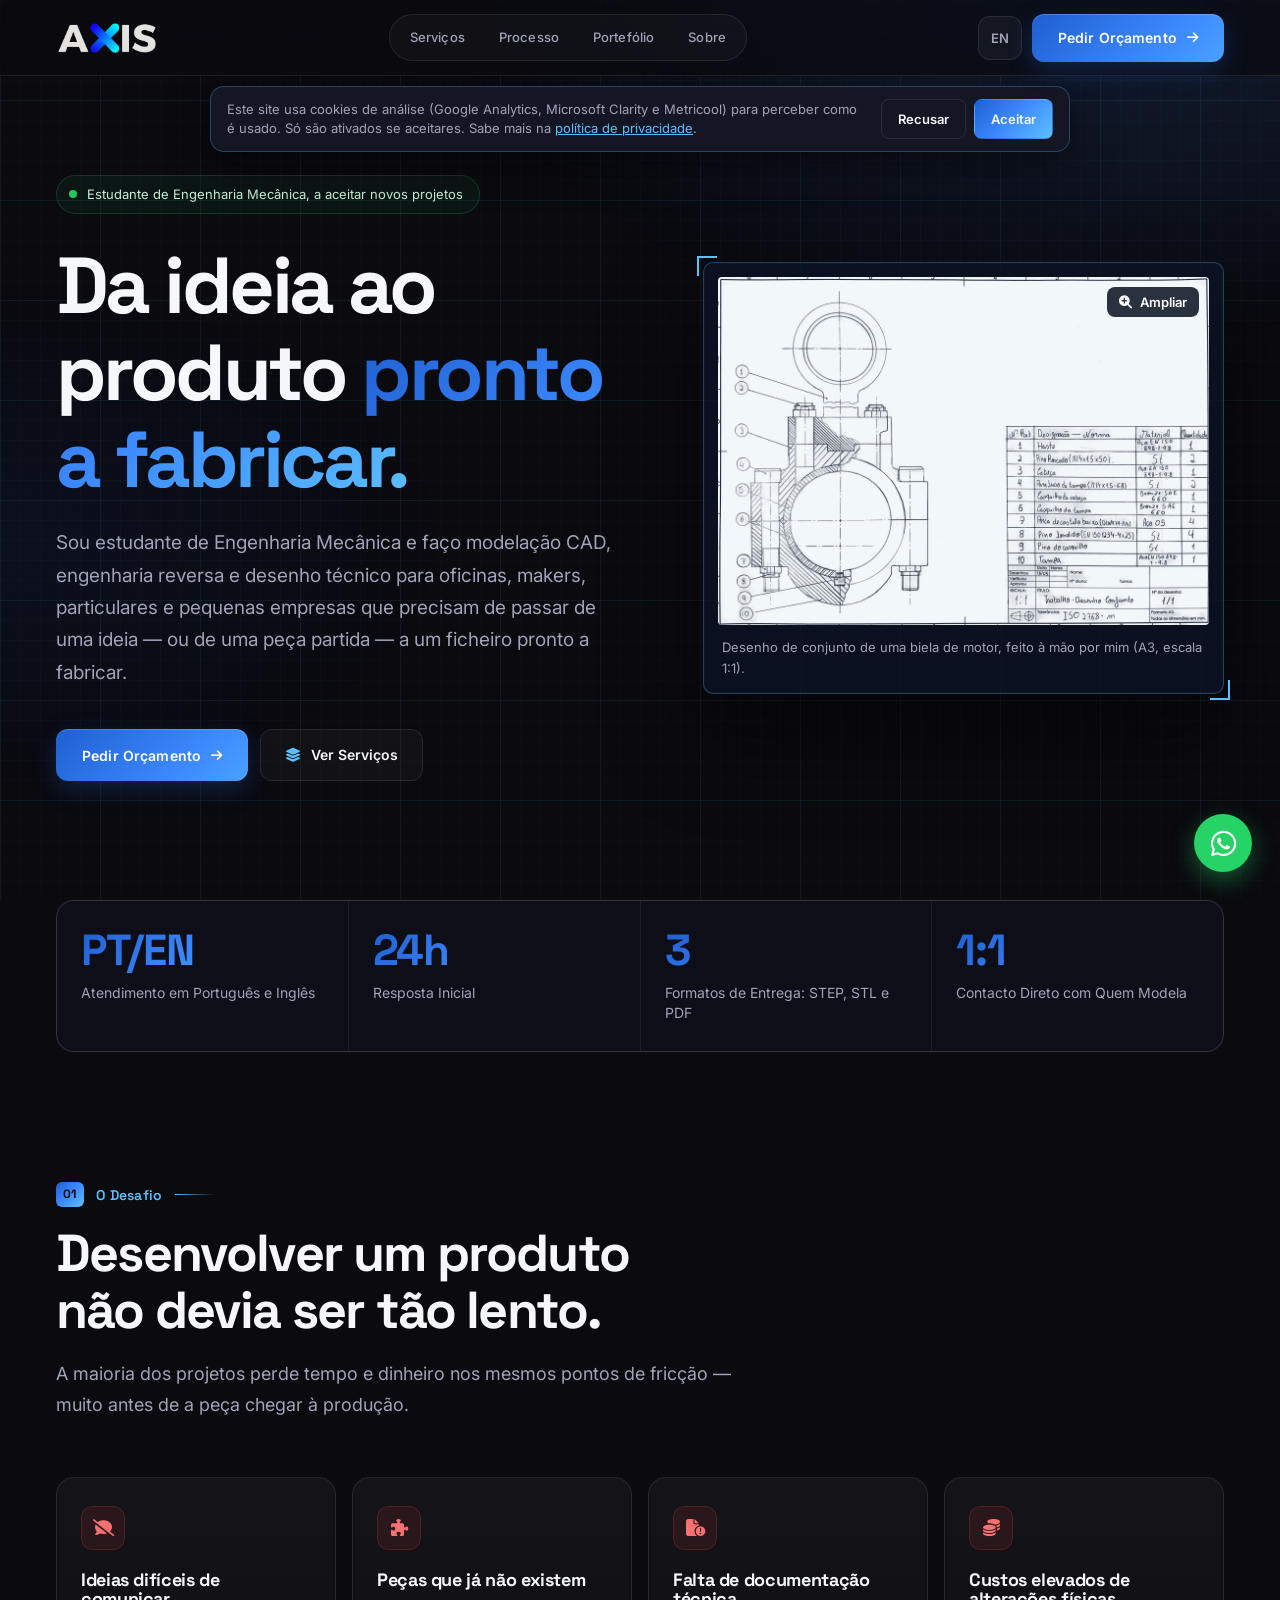
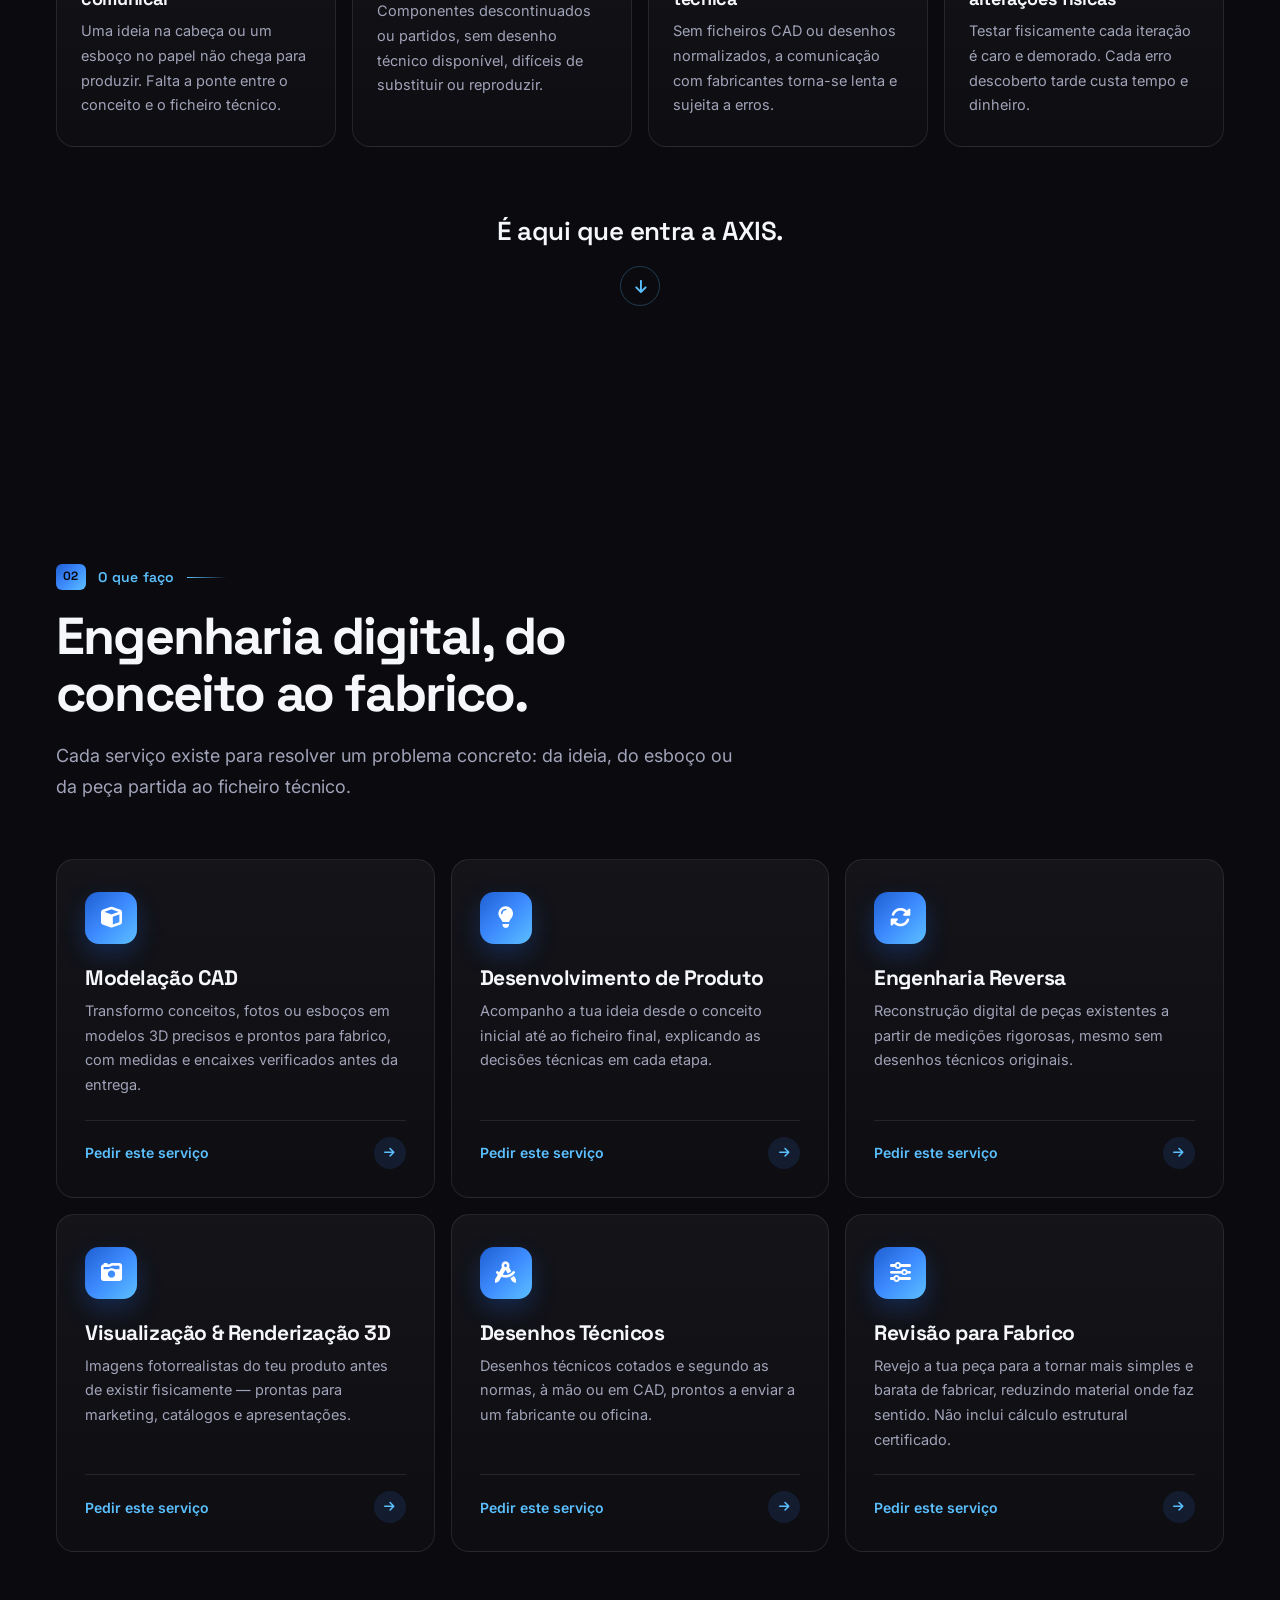
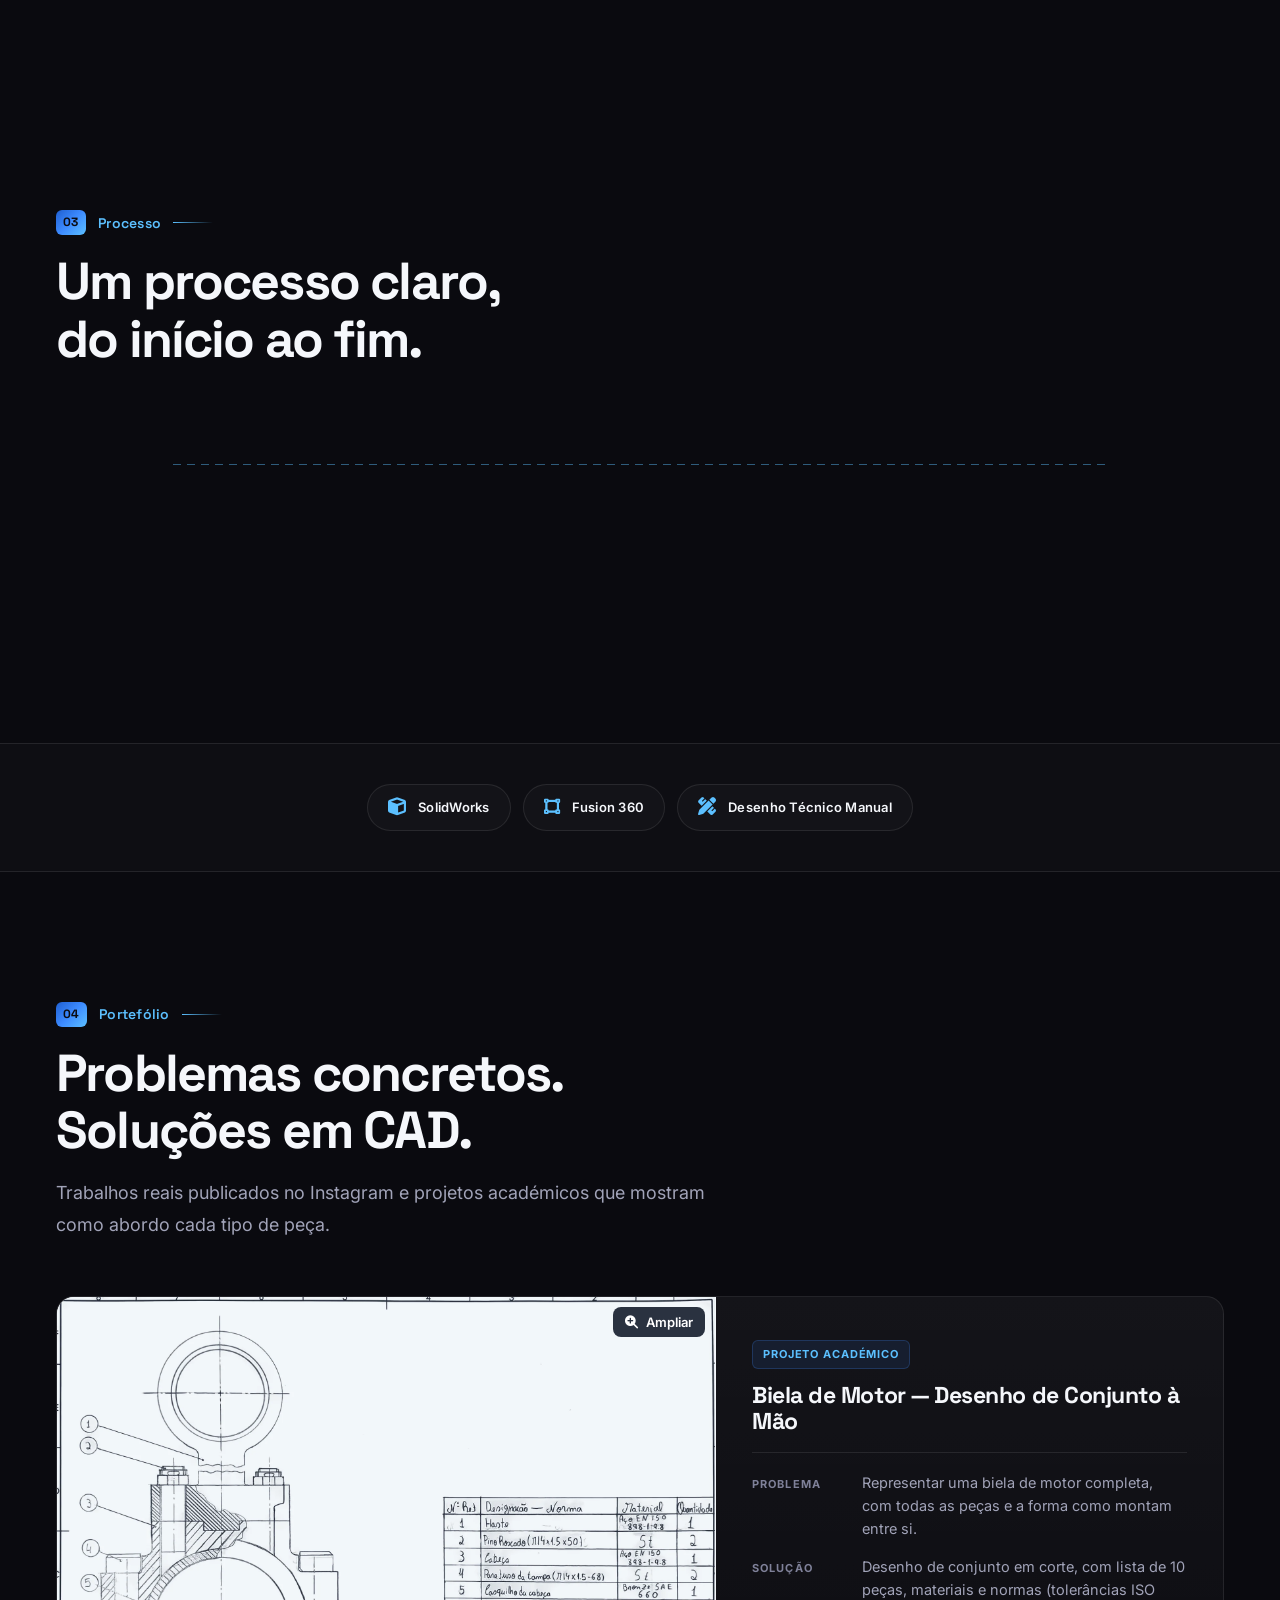
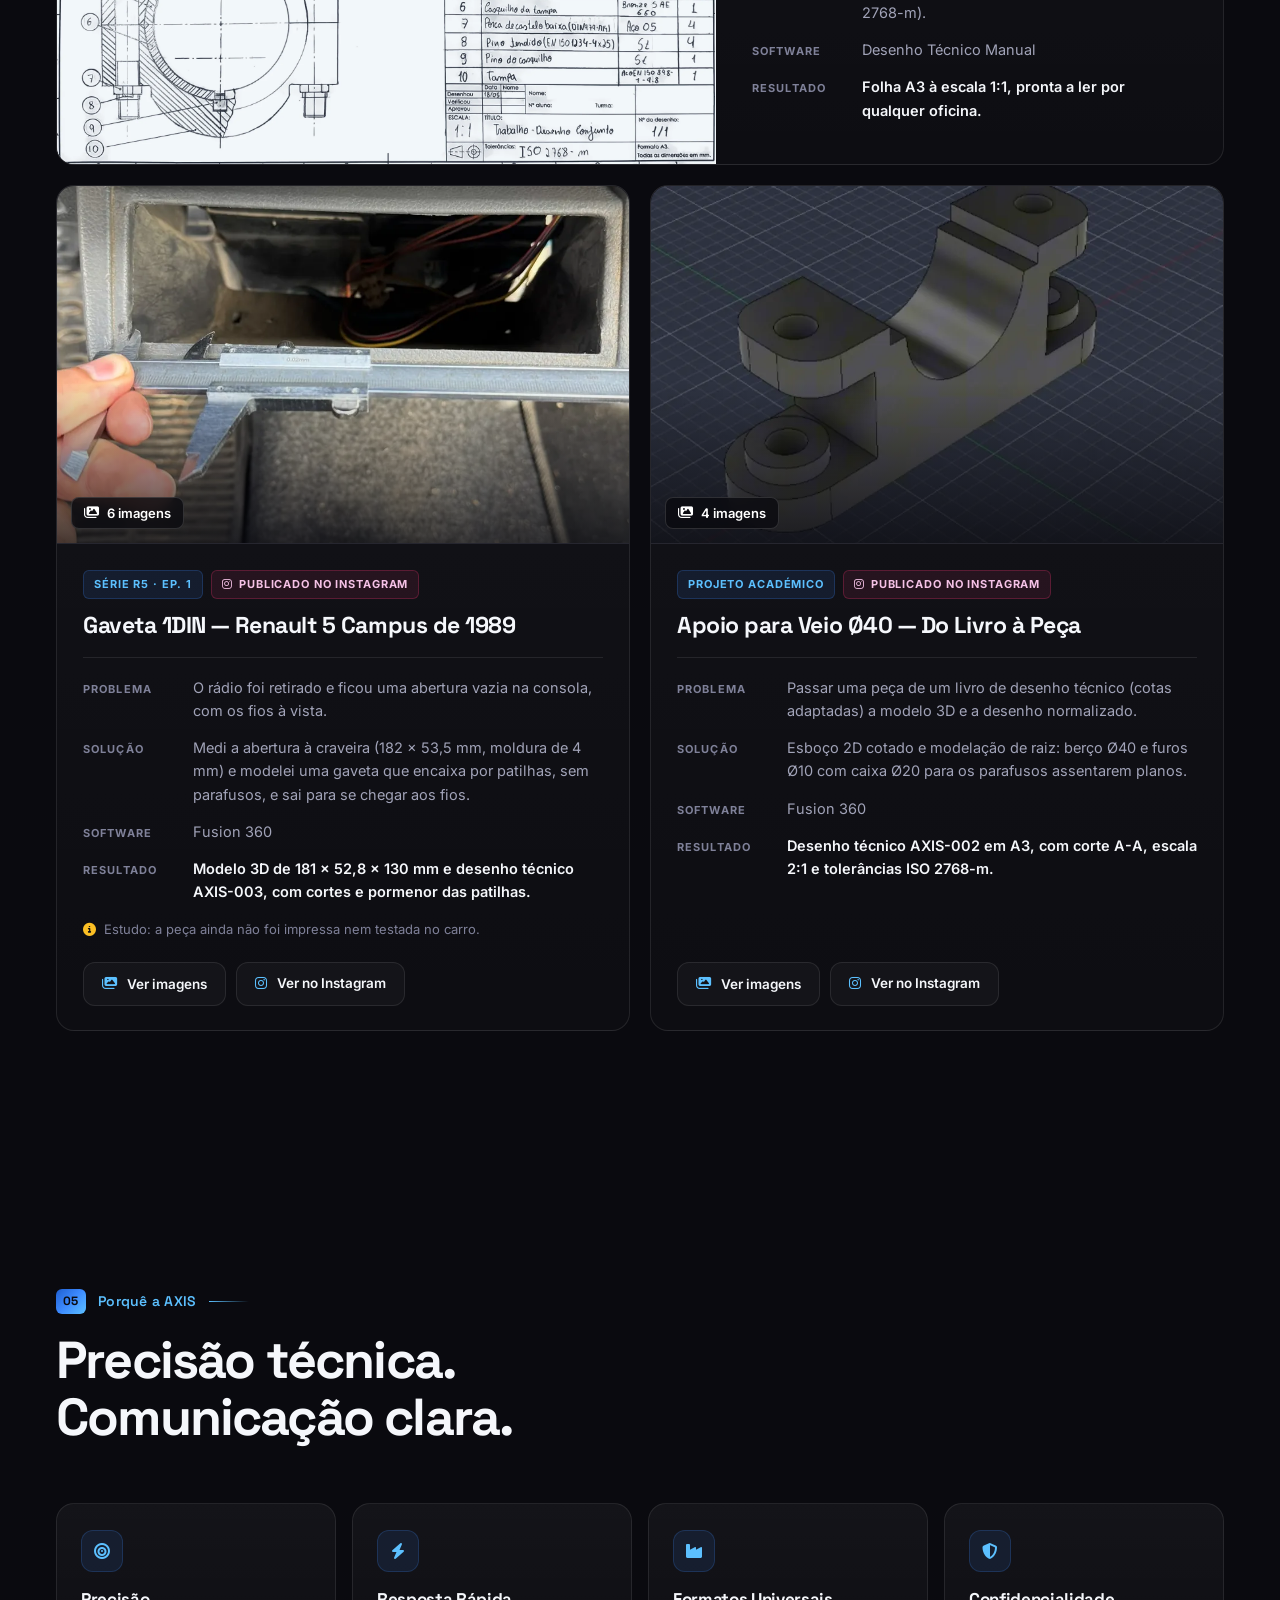
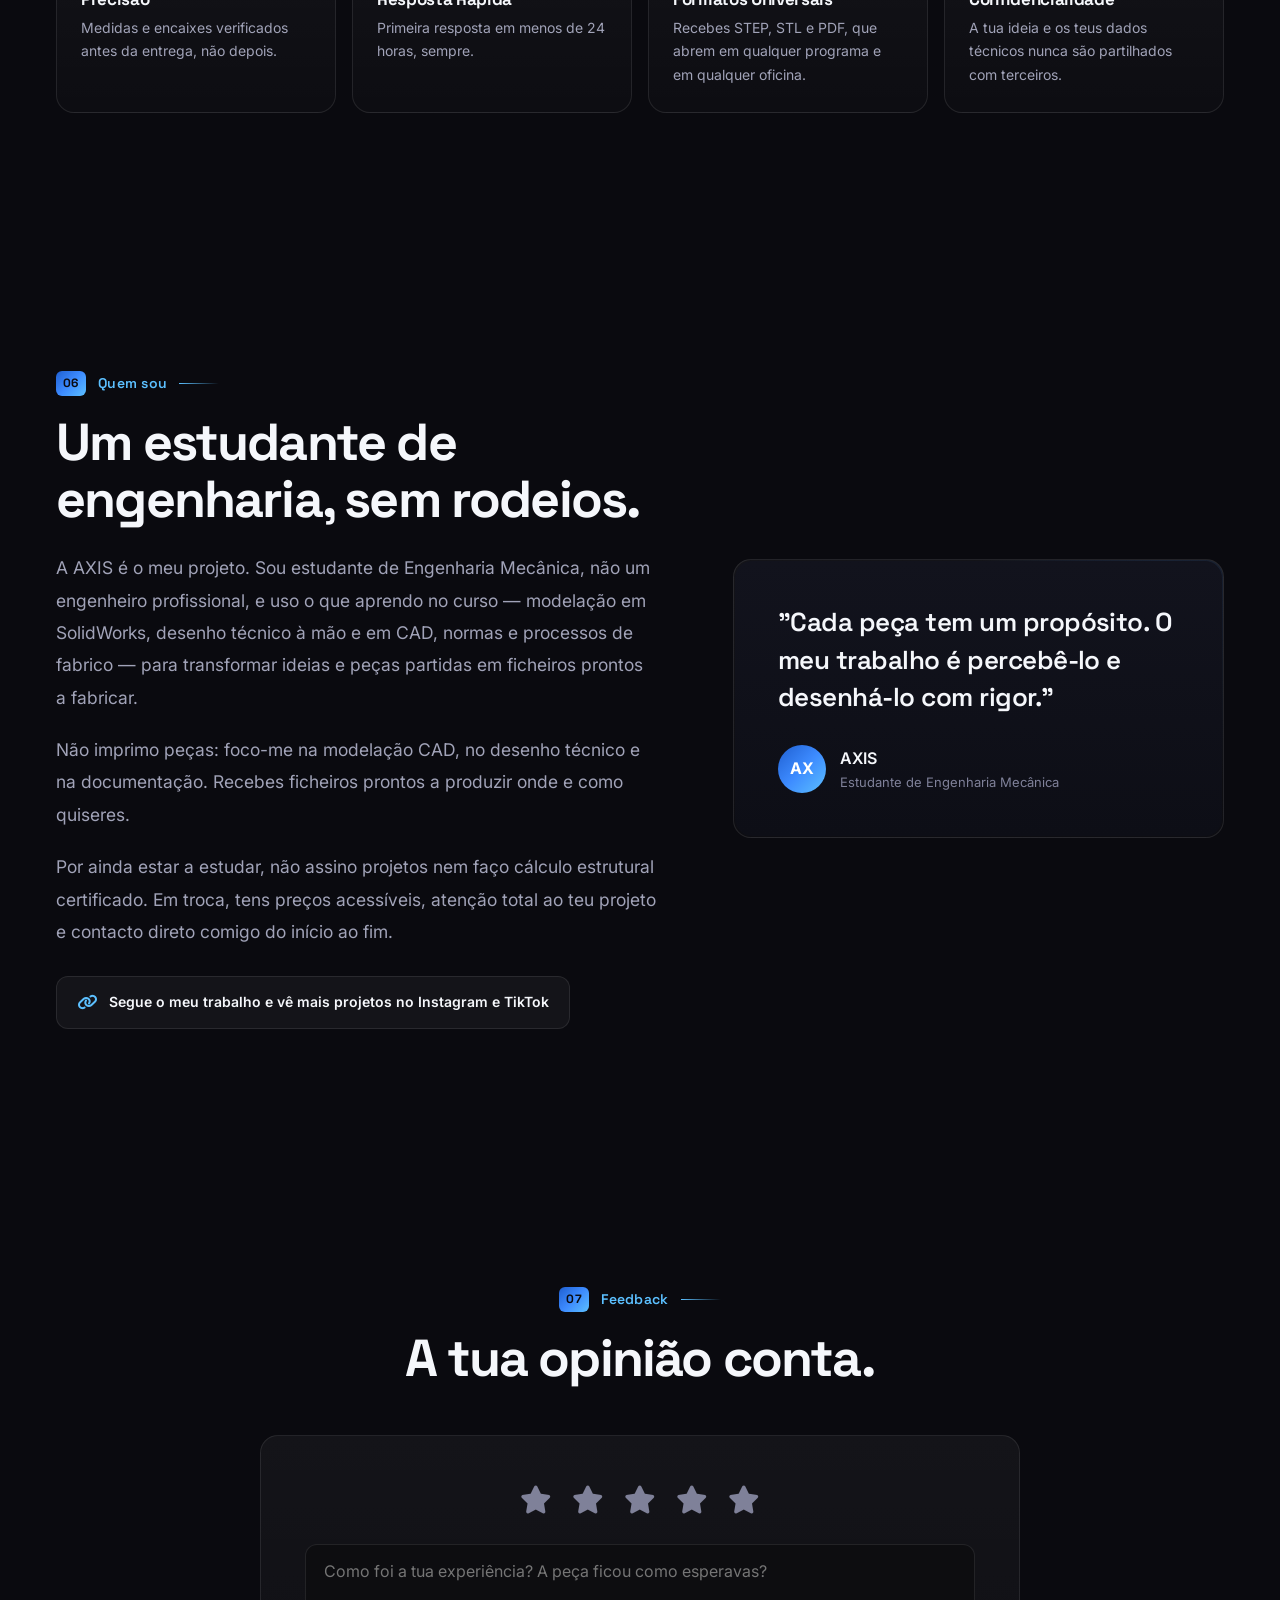
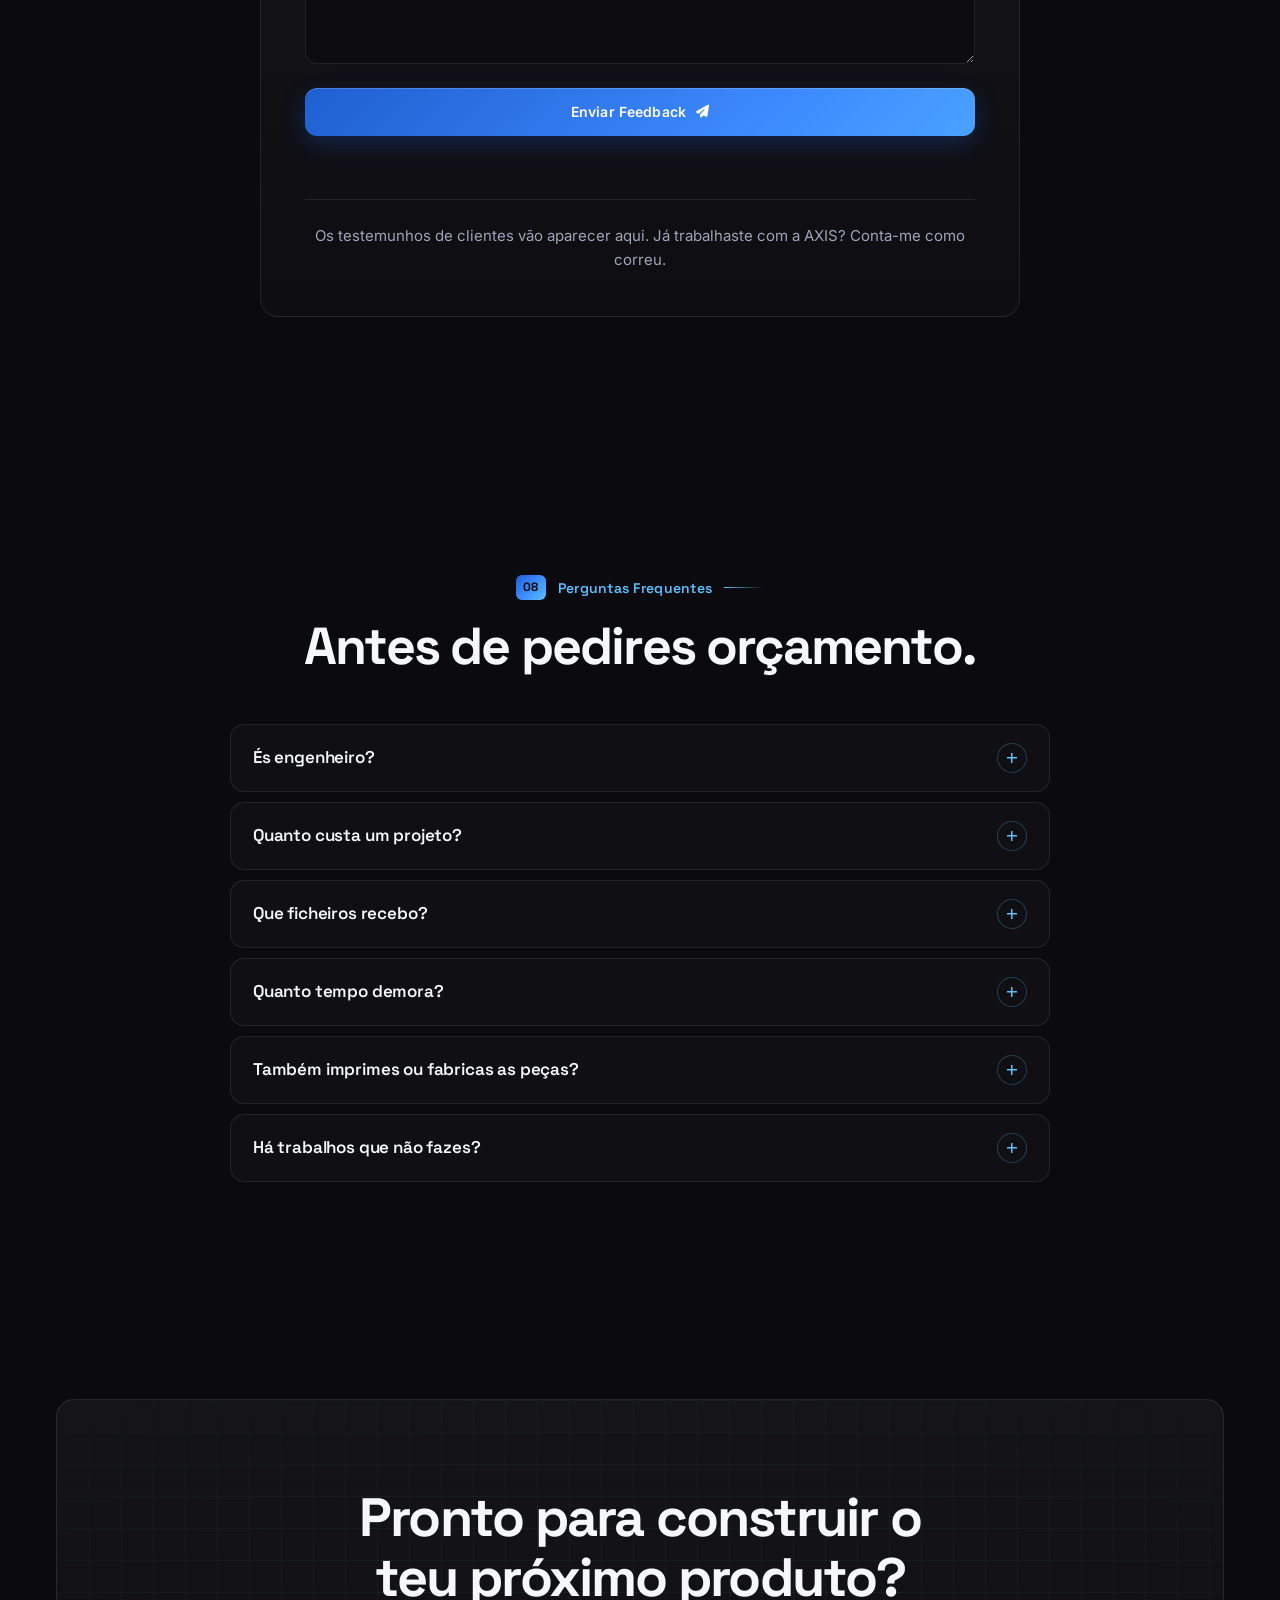
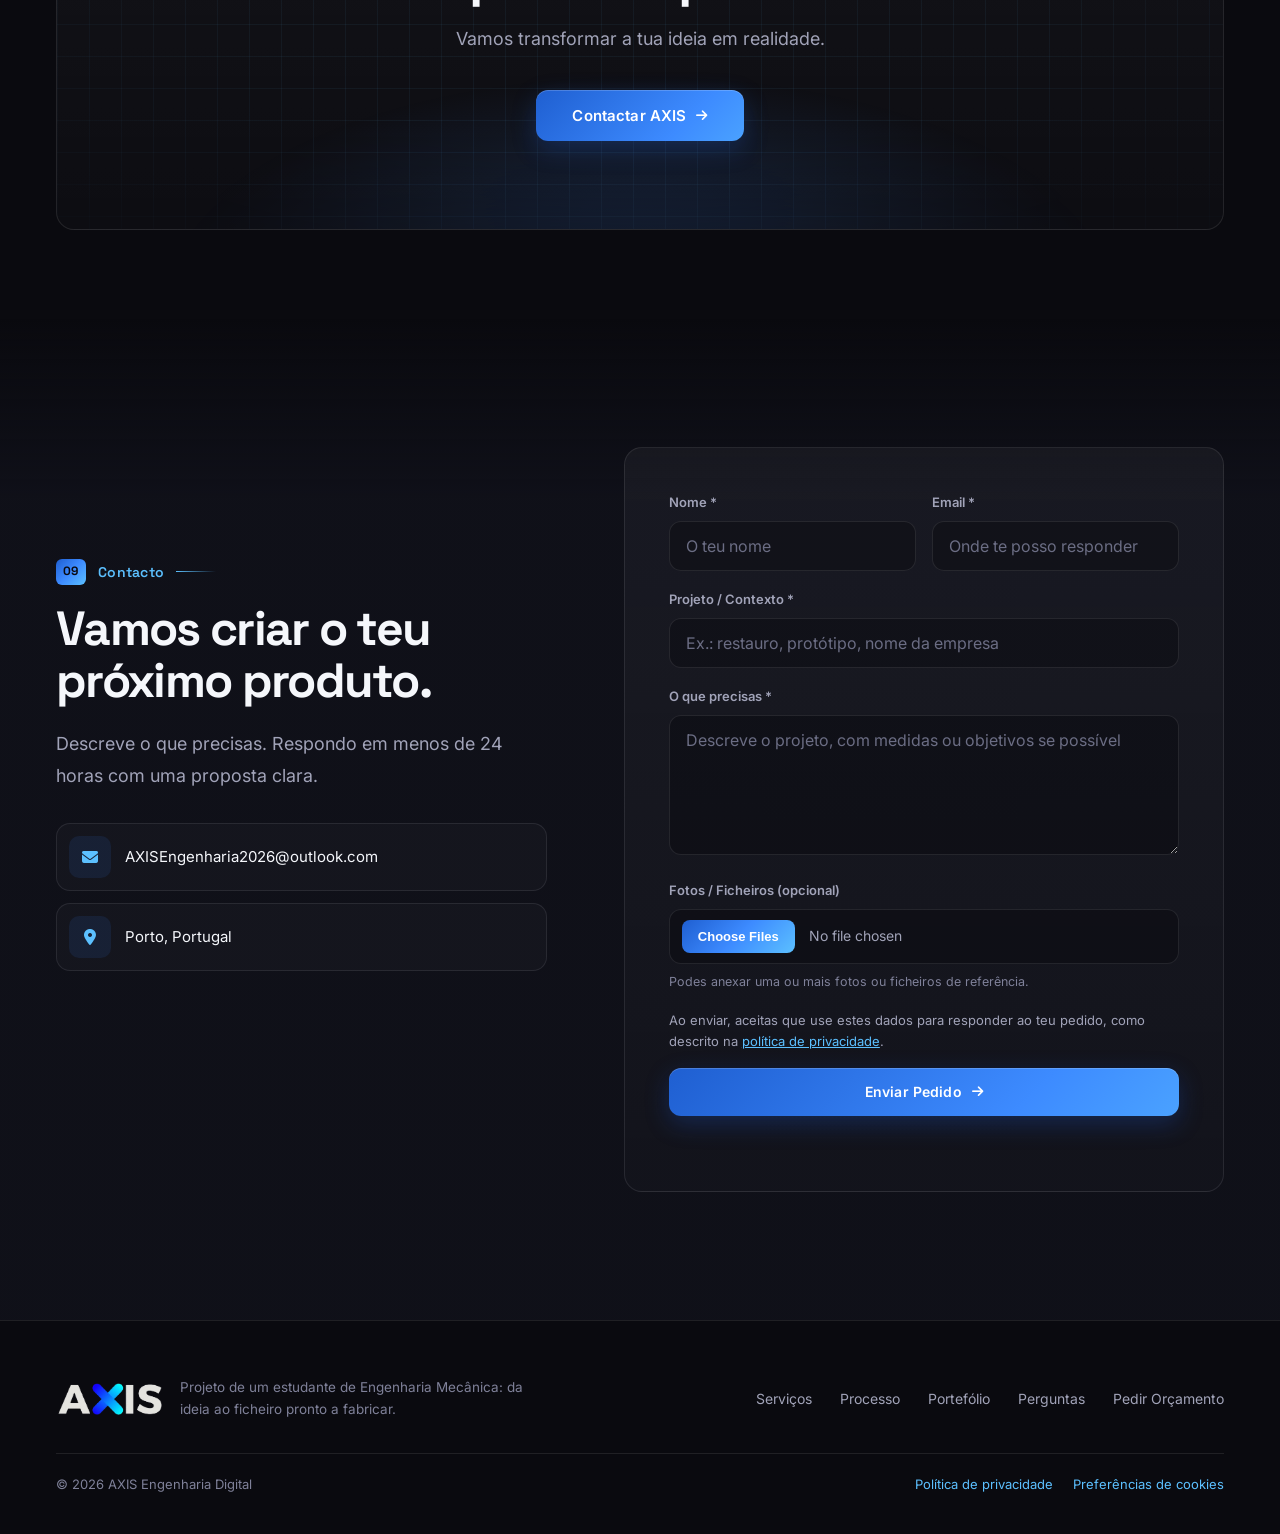
<file: index.html>
<!DOCTYPE html>
<html lang="pt-PT">
<head>
<meta charset="UTF-8" />
<meta name="viewport" content="width=device-width, initial-scale=1.0" />
<meta name="description" content="AXIS — projeto de um estudante de Engenharia Mecânica. Modelação CAD, engenharia reversa, desenhos técnicos e renders 3D para oficinas, makers, particulares e pequenas empresas.">
<meta name="theme-color" content="#0a0a0f">
<link rel="canonical" href="https://carlospereiraaxis.github.io/AXIS2/">
<meta property="og:type" content="website">
<meta property="og:locale" content="pt_PT">
<meta property="og:site_name" content="AXIS Engenharia Digital">
<meta property="og:title" content="AXIS — Engenharia Digital | CAD, Engenharia Reversa & Desenhos Técnicos">
<meta property="og:description" content="Projeto de um estudante de Engenharia Mecânica: modelação CAD, engenharia reversa e desenhos técnicos, da ideia ou da peça partida ao ficheiro pronto a fabricar.">
<meta property="og:url" content="https://carlospereiraaxis.github.io/AXIS2/">
<meta property="og:image" content="https://carlospereiraaxis.github.io/AXIS2/axis-logo.png">
<meta name="twitter:card" content="summary">
<meta name="twitter:title" content="AXIS — Engenharia Digital">
<meta name="twitter:description" content="Da ideia ou da peça partida ao ficheiro pronto a fabricar.">
<meta name="twitter:image" content="https://carlospereiraaxis.github.io/AXIS2/axis-logo.png">
<title>AXIS — Engenharia Digital | CAD, Engenharia Reversa & Desenhos Técnicos</title>
<link rel="icon" type="image/svg+xml" href="data:image/svg+xml;charset=utf-8,%3Csvg xmlns='http://www.w3.org/2000/svg' viewBox='0 0 64 64'%3E%3Cdefs%3E%3ClinearGradient id='a' x1='0' y1='0' x2='1' y2='1'%3E%3Cstop offset='0%25' stop-color='%23003d99'/%3E%3Cstop offset='100%25' stop-color='%2333aaff'/%3E%3C/linearGradient%3E%3C/defs%3E%3Crect x='26' y='2' width='12' height='60' rx='6' transform='rotate(45 32 32)' fill='url(%23a)'/%3E%3Crect x='26' y='2' width='12' height='60' rx='6' transform='rotate(-45 32 32)' fill='url(%23a)'/%3E%3C/svg%3E">
<link rel="stylesheet" href="https://cdnjs.cloudflare.com/ajax/libs/font-awesome/6.5.2/css/all.min.css">

<!-- GOOGLE ANALYTICS + MICROSOFT CLARITY: só são carregados depois de o visitante aceitar cookies -->
<script>
window.dataLayer = window.dataLayer || [];
function gtag(){dataLayer.push(arguments);}
function axisLoadAnalytics() {
if (window.__axisGA) return;
window.__axisGA = true;
var s = document.createElement('script');
s.async = true;
s.src = 'https://www.googletagmanager.com/gtag/js?id=G-XKXJXV0785';
document.head.appendChild(s);
gtag('js', new Date());
gtag('config', 'G-XKXJXV0785', { anonymize_ip: true });
// Microsoft Clarity (mapas de calor e cliques). ID do projeto Clarity.
var AXIS_CLARITY_ID = 'yukydnwvzq';
if (AXIS_CLARITY_ID) {
(function(c,l,a,r,i,t,y){c[a]=c[a]||function(){(c[a].q=c[a].q||[]).push(arguments)};t=l.createElement(r);t.async=1;t.src="https://www.clarity.ms/tag/"+i;y=l.getElementsByTagName(r)[0];y.parentNode.insertBefore(t,y);})(window, document, "clarity", "script", AXIS_CLARITY_ID);
window.clarity('consent');
}
// Metricool (estatísticas de visitas que aparecem no painel da AXIS).
var mc = document.createElement('script');
mc.async = true;
mc.src = 'https://tracker.metricool.com/resources/be.js';
mc.onload = function () { if (window.beTracker) beTracker.t({ hash: '71ffca86319b859bdc4f48458edf3cfc' }); };
document.head.appendChild(mc);
}
try { if (localStorage.getItem('axis-consent') === 'accepted') axisLoadAnalytics(); } catch (e) {}
</script>

<style>
@import url('https://fonts.googleapis.com/css2?family=Space+Grotesk:wght@300;400;500;600;700&family=Inter:wght@300;400;500;600;700;800;900&display=swap');

:root {
--bg-main: #0a0a0f;
--bg-panel: #10111a;
--bg-elev: #141624;
--bg-card: rgba(255, 255, 255, 0.025);
--bg-glass: rgba(255, 255, 255, 0.045);
--border-subtle: rgba(255, 255, 255, 0.09);
--border-strong: rgba(92, 192, 255, 0.28);
--text-main: #f5f7fb;
--text-muted: #a1a3b8;
--text-dim: #7f8199;
--accent-primary: #3d8bff;
--accent-secondary: #1f5fd1;
--accent-tertiary: #5cc0ff;
--accent-gradient: linear-gradient(135deg, #1f5fd1 0%, #3d8bff 50%, #5cc0ff 100%);
--accent-glow: rgba(61, 139, 255, 0.35);
--header-bg: rgba(10, 10, 15, 0.72);
--font-display: 'Space Grotesk', sans-serif;
--font-body: 'Inter', -apple-system, system-ui, sans-serif;
--radius: 18px;
--radius-sm: 12px;
--gutter: clamp(20px, 5vw, 56px);
--section-y: clamp(72px, 10vw, 128px);
--ease: cubic-bezier(0.16, 1, 0.3, 1);
}

* { margin: 0; padding: 0; box-sizing: border-box; }
html { scroll-behavior: smooth; -webkit-text-size-adjust: 100%; }

body {
background: var(--bg-main);
color: var(--text-main);
font-family: var(--font-body);
line-height: 1.6;
overflow-x: hidden;
-webkit-font-smoothing: antialiased;
-webkit-tap-highlight-color: transparent;
}
body.menu-open { overflow: hidden; }

img { max-width: 100%; }
button { font-family: inherit; }

/* ========== FUNDO: QUADRÍCULA DE PAPEL TÉCNICO ========== */
body::before {
content: "";
position: fixed;
inset: 0;
background-image:
radial-gradient(ellipse 70% 55% at 85% 0%, rgba(61, 139, 255, 0.14), transparent 70%),
radial-gradient(ellipse 50% 40% at 0% 60%, rgba(31, 95, 209, 0.08), transparent 70%),
linear-gradient(rgba(92, 192, 255, 0.06) 1px, transparent 1px),
linear-gradient(90deg, rgba(92, 192, 255, 0.06) 1px, transparent 1px),
linear-gradient(rgba(92, 192, 255, 0.022) 1px, transparent 1px),
linear-gradient(90deg, rgba(92, 192, 255, 0.022) 1px, transparent 1px);
background-size: 100% 100%, 100% 100%, 100px 100px, 100px 100px, 20px 20px, 20px 20px;
z-index: -1;
pointer-events: none;
}

/* ========== ANIMAÇÕES DE ENTRADA ========== */
.reveal, .reveal-left, .reveal-right {
opacity: 0;
transform: translateY(28px);
transition: opacity 0.8s var(--ease), transform 0.8s var(--ease);
transition-delay: var(--d, 0s);
}
.reveal-left { transform: translateX(-28px); }
.reveal-right { transform: translateX(28px); }
.reveal.active, .reveal-left.active, .reveal-right.active { opacity: 1; transform: none; }

.container { max-width: 1280px; margin: 0 auto; padding: 0 var(--gutter); }

h1, h2, h3 {
font-family: var(--font-display);
font-weight: 700;
letter-spacing: -0.035em;
line-height: 1.1;
color: var(--text-main);
}

.section-title {
font-size: clamp(30px, 4.4vw, 52px);
max-width: 22ch;
text-wrap: balance;
}
.center .section-title { margin-left: auto; margin-right: auto; }

/* Etiqueta de secção numerada, como uma linha de chamada num desenho */
main, .page-wrapper { counter-reset: sec; }
.section-tag {
display: inline-flex;
align-items: center;
gap: 12px;
font-family: var(--font-display);
font-size: 14px;
font-weight: 600;
letter-spacing: 0.02em;
color: var(--accent-tertiary);
margin-bottom: 18px;
counter-increment: sec;
}
.section-tag::before {
content: counter(sec, decimal-leading-zero);
font-size: 12px;
font-weight: 700;
color: var(--bg-main);
background: var(--accent-gradient);
padding: 3px 7px;
border-radius: 6px;
letter-spacing: 0.04em;
}
.section-tag::after {
content: "";
width: 40px;
height: 1px;
background: linear-gradient(90deg, currentColor, transparent);
}

.section-intro {
color: var(--text-muted);
font-size: clamp(16px, 1.6vw, 18px);
max-width: 680px;
line-height: 1.75;
margin-top: 18px;
}
.center .section-intro { margin-left: auto; margin-right: auto; }

/* Brilho que segue o rato nos cartões (só em computador) */
.spot { position: relative; isolation: isolate; }
.spot::after {
content: "";
position: absolute;
inset: 0;
border-radius: inherit;
background: radial-gradient(420px circle at var(--mx, 50%) var(--my, 0%), rgba(92, 192, 255, 0.10), transparent 45%);
opacity: 0;
transition: opacity 0.3s ease;
pointer-events: none;
z-index: -1;
}
@media (hover: hover) and (pointer: fine) {
.spot:hover::after { opacity: 1; }
}

/* ========== CABEÇALHO ========== */
header {
position: fixed;
top: 0;
width: 100%;
height: 76px;
background: var(--header-bg);
-webkit-backdrop-filter: saturate(140%) blur(18px);
backdrop-filter: saturate(140%) blur(18px);
border-bottom: 1px solid var(--border-subtle);
z-index: 1000;
transition: height 0.3s ease, background 0.3s ease;
}
header.scrolled { height: 62px; background: rgba(10, 10, 15, 0.9); }

.scroll-progress {
position: absolute;
left: 0;
bottom: -1px;
height: 2px;
width: 100%;
background: var(--accent-gradient);
transform-origin: 0 50%;
transform: scaleX(var(--progress, 0));
pointer-events: none;
}

.header-inner {
height: 100%;
display: flex;
align-items: center;
justify-content: space-between;
gap: 16px;
}

.brand-logo {
display: flex;
align-items: center;
height: 34px;
text-decoration: none;
flex-shrink: 0;
}
header.scrolled .brand-logo { height: 30px; }
.footer-logo { height: 36px; }
.brand-logo img { height: 100%; width: auto; object-fit: contain; }

nav#main-nav {
display: flex;
gap: 2px;
padding: 4px;
background: rgba(255, 255, 255, 0.03);
border: 1px solid var(--border-subtle);
border-radius: 999px;
}
nav#main-nav a {
font-size: 13px;
letter-spacing: 0.01em;
color: var(--text-muted);
text-decoration: none;
font-weight: 500;
padding: 8px 16px;
border-radius: 999px;
transition: color 0.25s ease, background 0.25s ease;
white-space: nowrap;
}
nav#main-nav a:hover { color: var(--text-main); }
nav#main-nav a.is-active { color: var(--text-main); background: rgba(61, 139, 255, 0.16); }

.header-controls { display: flex; align-items: center; gap: 10px; }

.control-btn {
width: 44px;
height: 44px;
display: flex;
align-items: center;
justify-content: center;
background: var(--bg-glass);
border: 1px solid var(--border-subtle);
color: var(--text-muted);
font: 600 13px var(--font-body);
cursor: pointer;
border-radius: var(--radius-sm);
transition: color 0.25s ease, border-color 0.25s ease;
}
.control-btn:hover { color: var(--text-main); border-color: var(--border-strong); }

.btn-premium {
background: var(--accent-gradient);
background-size: 140% 140%;
color: #fff;
padding: 14px 26px;
font-size: 14px;
font-weight: 600;
letter-spacing: 0.01em;
text-decoration: none;
border-radius: var(--radius-sm);
transition: transform 0.35s var(--ease), box-shadow 0.35s var(--ease), background-position 0.5s ease;
border: none;
cursor: pointer;
display: inline-flex;
align-items: center;
justify-content: center;
gap: 10px;
white-space: nowrap;
position: relative;
overflow: hidden;
min-height: 48px;
box-shadow: 0 8px 24px rgba(31, 95, 209, 0.28), inset 0 1px 0 rgba(255, 255, 255, 0.18);
}
.btn-premium i { transition: transform 0.3s ease; font-size: 13px; }
.btn-premium:hover { transform: translateY(-2px); box-shadow: 0 16px 36px var(--accent-glow), inset 0 1px 0 rgba(255, 255, 255, 0.2); background-position: 100% 0; }
.btn-premium:hover i.fa-arrow-right { transform: translateX(4px); }
.btn-premium:active { transform: translateY(0) scale(0.98); }

.btn-outline {
border: 1px solid var(--border-subtle);
color: var(--text-main);
padding: 14px 24px;
font-size: 14px;
text-decoration: none;
font-weight: 600;
border-radius: var(--radius-sm);
transition: border-color 0.25s ease, background 0.25s ease, transform 0.3s var(--ease);
display: inline-flex;
align-items: center;
justify-content: center;
gap: 10px;
background: rgba(255, 255, 255, 0.03);
cursor: pointer;
min-height: 48px;
}
.btn-outline i { color: var(--accent-tertiary); }
.btn-outline:hover { border-color: var(--border-strong); background: var(--bg-glass); transform: translateY(-2px); }

.hamburger {
display: none;
align-items: center;
justify-content: center;
width: 44px;
height: 44px;
background: var(--bg-glass);
border: 1px solid var(--border-subtle);
color: var(--text-main);
font-size: 17px;
cursor: pointer;
padding: 0;
border-radius: var(--radius-sm);
line-height: 1;
}

/* ========== MENU DO TELEMÓVEL ========== */
.mobile-menu {
position: fixed;
inset: 0;
background: rgba(10, 10, 15, 0.97);
-webkit-backdrop-filter: blur(16px);
backdrop-filter: blur(16px);
z-index: 1100;
display: flex;
flex-direction: column;
justify-content: center;
padding: 96px var(--gutter) 40px;
gap: 4px;
opacity: 0;
visibility: hidden;
transition: opacity 0.3s ease, visibility 0s linear 0.3s;
counter-reset: mm;
}
.mobile-menu.open { opacity: 1; visibility: visible; transition: opacity 0.3s ease; }
.mobile-menu a {
font-family: var(--font-display);
font-size: clamp(28px, 8vw, 40px);
font-weight: 600;
letter-spacing: -0.03em;
color: var(--text-main);
text-decoration: none;
padding: 10px 0;
border-bottom: 1px solid var(--border-subtle);
display: flex;
align-items: baseline;
gap: 16px;
opacity: 0;
transform: translateY(16px);
transition: opacity 0.4s var(--ease), transform 0.4s var(--ease), color 0.2s ease;
}
.mobile-menu a:not(.mobile-menu-cta)::before {
counter-increment: mm;
content: counter(mm, decimal-leading-zero);
font-size: 13px;
font-weight: 600;
color: var(--accent-tertiary);
letter-spacing: 0.04em;
}
.mobile-menu.open a { opacity: 1; transform: none; }
.mobile-menu.open a:nth-of-type(2) { transition-delay: 0.04s; }
.mobile-menu.open a:nth-of-type(3) { transition-delay: 0.08s; }
.mobile-menu.open a:nth-of-type(4) { transition-delay: 0.12s; }
.mobile-menu.open a:nth-of-type(5) { transition-delay: 0.16s; }
.mobile-menu.open a:nth-of-type(6) { transition-delay: 0.2s; }
.mobile-menu a:active { color: var(--accent-tertiary); }
.mobile-menu a.mobile-menu-cta {
margin-top: 28px;
border: none;
justify-content: center;
font-family: var(--font-body);
font-size: 16px;
letter-spacing: 0;
padding: 16px 24px;
border-radius: var(--radius-sm);
background: var(--accent-gradient);
color: #fff;
}
.mobile-menu-close {
position: absolute;
top: 16px;
right: var(--gutter);
width: 44px;
height: 44px;
background: var(--bg-glass);
border: 1px solid var(--border-subtle);
color: var(--text-main);
font-size: 18px;
cursor: pointer;
border-radius: var(--radius-sm);
}

/* ========== HERO ========== */
.hero {
min-height: 100vh;
min-height: 100svh;
display: flex;
align-items: center;
padding: 128px 0 72px;
position: relative;
}

.hero-grid {
display: grid;
grid-template-columns: minmax(0, 1.05fr) minmax(0, 0.95fr);
gap: clamp(40px, 6vw, 72px);
align-items: center;
width: 100%;
}

.hero-content { max-width: 680px; }

.hero-badge {
display: inline-flex;
align-items: center;
gap: 10px;
padding: 8px 16px 8px 12px;
background: rgba(34, 197, 94, 0.06);
border: 1px solid rgba(34, 197, 94, 0.22);
border-radius: 999px;
margin-bottom: 28px;
font-size: 13px;
color: #c8f0d6;
animation: slideDown 0.9s var(--ease) both;
}
.hero-badge-dot {
width: 8px;
height: 8px;
background: #22c55e;
border-radius: 50%;
box-shadow: 0 0 0 0 rgba(34, 197, 94, 0.6);
animation: ping 2.2s ease-out infinite;
flex-shrink: 0;
}
@keyframes ping {
0% { box-shadow: 0 0 0 0 rgba(34, 197, 94, 0.55); }
70%, 100% { box-shadow: 0 0 0 9px rgba(34, 197, 94, 0); }
}
@keyframes slideDown { from { opacity: 0; transform: translateY(-16px); } to { opacity: 1; transform: none; } }
@keyframes slideUp { from { opacity: 0; transform: translateY(28px); } to { opacity: 1; transform: none; } }

.hero h1 {
font-size: clamp(40px, 6.2vw, 80px);
margin-bottom: 24px;
letter-spacing: -0.045em;
text-wrap: balance;
animation: slideUp 0.9s var(--ease) 0.1s both;
}
.hero h1 span {
background: var(--accent-gradient);
-webkit-background-clip: text;
-webkit-text-fill-color: transparent;
background-clip: text;
}

.hero-desc {
color: var(--text-muted);
font-size: clamp(16px, 1.5vw, 19px);
max-width: 600px;
line-height: 1.7;
margin-bottom: 40px;
animation: slideUp 0.9s var(--ease) 0.2s both;
}

.hero-actions {
display: flex;
gap: 12px;
flex-wrap: wrap;
animation: slideUp 0.9s var(--ease) 0.3s both;
}

/* Folha de desenho técnico com marcas de cota */
.hero-sheet {
margin: 0;
position: relative;
background: rgba(12, 20, 38, 0.72);
border: 1px solid var(--border-strong);
border-radius: 10px;
padding: 14px;
box-shadow: 0 40px 90px rgba(0, 0, 0, 0.5), 0 0 0 1px rgba(255, 255, 255, 0.02) inset;
animation: slideUp 1s var(--ease) 0.35s both;
}
.hero-sheet::before, .hero-sheet::after {
content: "";
position: absolute;
width: 18px;
height: 18px;
border-color: var(--accent-tertiary);
border-style: solid;
pointer-events: none;
}
.hero-sheet::before { top: -7px; left: -7px; border-width: 2px 0 0 2px; }
.hero-sheet::after { bottom: -7px; right: -7px; border-width: 0 2px 2px 0; }

.sheet-zoom {
display: block;
position: relative;
width: 100%;
padding: 0;
border: none;
background: #f2f6fa;
border-radius: 4px;
cursor: zoom-in;
overflow: hidden;
}
.sheet-zoom img { display: block; width: 100%; height: auto; transition: transform 0.6s var(--ease); }
@media (hover: hover) { .sheet-zoom:hover img { transform: scale(1.025); } }
.hero-sheet figcaption {
font-size: 13px;
color: var(--text-muted);
padding: 12px 4px 0;
}
.sheet-zoom-hint {
position: absolute;
right: 10px;
top: 10px;
display: inline-flex;
align-items: center;
gap: 8px;
padding: 7px 12px;
border-radius: 8px;
background: rgba(10, 18, 34, 0.86);
color: #fff;
font: 600 13px var(--font-body);
transition: background 0.2s ease;
}
.sheet-zoom:hover .sheet-zoom-hint, .sheet-zoom:focus-visible .sheet-zoom-hint { background: var(--accent-secondary); }

.section { padding: var(--section-y) 0; position: relative; }

/* ========== BARRA DE DESTAQUES ========== */
.stats-bar {
display: grid;
grid-template-columns: repeat(4, 1fr);
gap: 1px;
background: var(--border-subtle);
border: 1px solid var(--border-subtle);
border-radius: var(--radius);
overflow: hidden;
}
.stat-item {
background: rgba(13, 14, 22, 0.92);
padding: 28px 24px;
text-align: left;
}
.stat-number {
font-family: var(--font-display);
font-size: clamp(30px, 3.4vw, 44px);
font-weight: 700;
letter-spacing: -0.03em;
background: var(--accent-gradient);
-webkit-background-clip: text;
-webkit-text-fill-color: transparent;
background-clip: text;
line-height: 1;
margin-bottom: 10px;
}
.stat-label { font-size: 14px; color: var(--text-muted); line-height: 1.45; }

/* ========== CARTÕES (BASE COMUM) ========== */
.problem-card, .service-card, .advantage-card, .portfolio-card, .about-card, .review-card, .contact-form, .final-cta-card {
background: linear-gradient(180deg, rgba(255, 255, 255, 0.045), rgba(255, 255, 255, 0.015));
border: 1px solid var(--border-subtle);
border-radius: var(--radius);
}

/* ========== O DESAFIO ========== */
.problem-grid {
display: grid;
grid-template-columns: repeat(4, 1fr);
gap: 16px;
margin-top: 56px;
}
.problem-card {
padding: 28px 24px;
transition: border-color 0.3s ease, transform 0.4s var(--ease);
}
.problem-card:hover { border-color: rgba(248, 113, 113, 0.35); }
.problem-icon {
width: 44px;
height: 44px;
display: flex;
align-items: center;
justify-content: center;
background: rgba(239, 68, 68, 0.1);
border: 1px solid rgba(239, 68, 68, 0.2);
color: #f87171;
border-radius: 12px;
font-size: 17px;
margin-bottom: 20px;
}
.problem-card h3 { font-size: 18px; margin-bottom: 10px; letter-spacing: -0.02em; }
.problem-card p { color: var(--text-muted); font-size: 14.5px; line-height: 1.7; }

.problem-bridge {
display: flex;
flex-direction: column;
align-items: center;
justify-content: center;
gap: 14px;
margin-top: 64px;
text-align: center;
}
.problem-bridge span { font-family: var(--font-display); font-size: clamp(20px, 2.4vw, 26px); font-weight: 600; letter-spacing: -0.02em; }
.problem-bridge i {
width: 40px;
height: 40px;
display: grid;
place-items: center;
border-radius: 50%;
border: 1px solid var(--border-strong);
color: var(--accent-tertiary);
font-size: 15px;
animation: bounce-down 1.8s ease-in-out infinite;
}
@keyframes bounce-down { 0%, 100% { transform: translateY(0); } 50% { transform: translateY(6px); } }

/* ========== SERVIÇOS ========== */
.services-grid {
display: grid;
grid-template-columns: repeat(3, 1fr);
gap: 16px;
margin-top: 56px;
}
.service-card {
padding: 32px 28px 28px;
transition: border-color 0.3s ease, transform 0.4s var(--ease), box-shadow 0.4s var(--ease);
display: flex;
flex-direction: column;
cursor: pointer;
}
@media (hover: hover) {
.service-card:hover { transform: translateY(-4px); border-color: var(--border-strong); box-shadow: 0 30px 60px rgba(0, 0, 0, 0.35); }
}
.service-icon {
width: 52px;
height: 52px;
display: flex;
align-items: center;
justify-content: center;
background: var(--accent-gradient);
border-radius: 14px;
margin-bottom: 22px;
font-size: 21px;
color: #fff;
box-shadow: 0 10px 24px rgba(31, 95, 209, 0.3);
transition: transform 0.4s var(--ease);
}
.service-card:hover .service-icon { transform: rotate(-6deg) scale(1.05); }
.service-card h3 { font-size: 21px; margin-bottom: 10px; letter-spacing: -0.02em; }
.service-card p { color: var(--text-muted); font-size: 14.5px; margin-bottom: 22px; line-height: 1.7; flex-grow: 1; }

.start-project-btn {
color: var(--accent-tertiary);
font-weight: 600;
font-size: 14px;
background: none;
border: none;
border-top: 1px solid var(--border-subtle);
cursor: pointer;
display: flex;
align-items: center;
justify-content: space-between;
gap: 10px;
padding: 16px 0 0;
width: 100%;
transition: color 0.25s ease;
}
.start-project-btn i {
width: 32px;
height: 32px;
display: grid;
place-items: center;
border-radius: 50%;
background: rgba(61, 139, 255, 0.12);
font-size: 12px;
transition: transform 0.3s var(--ease), background 0.3s ease;
}
.service-card:hover .start-project-btn { color: var(--text-main); }
.service-card:hover .start-project-btn i { transform: translateX(3px); background: var(--accent-primary); color: #fff; }

/* ========== PROCESSO (LINHA DO TEMPO) ========== */
.process-grid {
display: grid;
grid-template-columns: repeat(5, 1fr);
gap: 20px;
margin-top: 64px;
position: relative;
list-style: none;
}
.process-grid::before {
content: "";
position: absolute;
top: 32px;
left: 10%;
right: 10%;
height: 1px;
background: repeating-linear-gradient(90deg, rgba(92, 192, 255, 0.45) 0 8px, transparent 8px 14px);
}
.process-grid::after {
content: "";
position: absolute;
top: 32px;
left: 10%;
height: 2px;
width: calc(80% * var(--proc, 0));
background: var(--accent-gradient);
transition: width 0.2s linear;
margin-top: -0.5px;
}
.process-step { text-align: center; position: relative; padding: 0 8px; }
.step-number {
width: 64px;
height: 64px;
display: flex;
align-items: center;
justify-content: center;
background: var(--bg-main);
border: 1px solid var(--border-strong);
border-radius: 50%;
margin: 0 auto 24px;
font-family: var(--font-display);
font-size: 20px;
font-weight: 700;
color: var(--accent-tertiary);
position: relative;
z-index: 1;
transition: background 0.4s ease, color 0.4s ease, box-shadow 0.4s ease, border-color 0.4s ease;
}
.process-step.active .step-number, .process-step:hover .step-number {
background: var(--accent-gradient);
color: #fff;
border-color: transparent;
box-shadow: 0 0 0 6px rgba(61, 139, 255, 0.12), 0 14px 30px var(--accent-glow);
}
.process-step h3 { font-size: 18px; margin-bottom: 8px; letter-spacing: -0.02em; }
.process-step p { font-size: 14px; color: var(--text-muted); line-height: 1.6; }

/* ========== FERRAMENTAS ========== */
.tech-section {
padding: 40px 0;
border-top: 1px solid var(--border-subtle);
border-bottom: 1px solid var(--border-subtle);
background: rgba(255, 255, 255, 0.02);
}
.tech-grid { display: flex; justify-content: center; align-items: center; gap: 12px; flex-wrap: wrap; }
.tech-item {
display: inline-flex;
align-items: center;
gap: 12px;
padding: 12px 20px;
border: 1px solid var(--border-subtle);
border-radius: 999px;
background: rgba(255, 255, 255, 0.025);
transition: border-color 0.3s ease, transform 0.3s var(--ease);
}
.tech-item:hover { border-color: var(--border-strong); transform: translateY(-2px); }
.tech-icon { font-size: 18px; color: var(--accent-tertiary); display: flex; }
.tech-name { font-size: 13px; color: var(--text-main); font-weight: 600; letter-spacing: 0.02em; }

/* ========== PORTEFÓLIO ========== */
.portfolio-grid {
display: grid;
grid-template-columns: repeat(2, 1fr);
gap: 20px;
margin-top: 56px;
}
.portfolio-card {
padding: 0;
overflow: hidden;
display: flex;
flex-direction: column;
transition: border-color 0.3s ease, transform 0.4s var(--ease), box-shadow 0.4s var(--ease);
}
@media (hover: hover) {
.portfolio-card:hover { border-color: var(--border-strong); box-shadow: 0 30px 70px rgba(0, 0, 0, 0.4); }
}
.portfolio-media {
position: relative;
display: block;
width: 100%;
padding: 0;
border: none;
border-bottom: 1px solid var(--border-subtle);
background: var(--bg-panel);
cursor: zoom-in;
overflow: hidden;
aspect-ratio: 16 / 10;
}
.portfolio-media img {
display: block;
width: 100%;
height: 100%;
object-fit: cover;
transition: transform 0.7s var(--ease);
}
@media (hover: hover) { .portfolio-card:hover .portfolio-media img { transform: scale(1.04); } }
.portfolio-media::after {
content: "";
position: absolute;
inset: 0;
background: linear-gradient(180deg, transparent 55%, rgba(10, 10, 15, 0.75));
pointer-events: none;
}
.media-count {
position: absolute;
left: 14px;
bottom: 14px;
z-index: 1;
display: inline-flex;
align-items: center;
gap: 8px;
padding: 7px 12px;
border-radius: 8px;
background: rgba(10, 10, 15, 0.78);
border: 1px solid rgba(255, 255, 255, 0.14);
-webkit-backdrop-filter: blur(6px);
backdrop-filter: blur(6px);
color: #fff;
font: 600 13px var(--font-body);
}
.portfolio-body { padding: 26px 26px 24px; display: flex; flex-direction: column; flex: 1; }
.portfolio-tags { display: flex; flex-wrap: wrap; gap: 8px; margin-bottom: 14px; }
.portfolio-tag {
display: inline-flex;
align-items: center;
gap: 6px;
font-size: 11px;
font-weight: 700;
letter-spacing: 0.08em;
text-transform: uppercase;
color: var(--accent-tertiary);
background: rgba(61, 139, 255, 0.1);
border: 1px solid rgba(61, 139, 255, 0.22);
padding: 5px 10px;
border-radius: 6px;
}
.portfolio-tag.tag-ig { color: #f5c2e7; background: rgba(225, 48, 108, 0.1); border-color: rgba(225, 48, 108, 0.28); }
.portfolio-card h3 { font-size: clamp(19px, 2vw, 23px); margin-bottom: 18px; letter-spacing: -0.02em; }
.portfolio-rows {
display: grid;
gap: 14px;
padding-top: 18px;
border-top: 1px solid var(--border-subtle);
}
.portfolio-row { display: grid; grid-template-columns: 96px 1fr; gap: 14px; align-items: baseline; }
.portfolio-label {
font-size: 11px;
font-weight: 700;
letter-spacing: 0.1em;
text-transform: uppercase;
color: var(--text-dim);
}
.portfolio-value { font-size: 14.5px; color: var(--text-muted); line-height: 1.6; }
.portfolio-value.highlight { color: var(--text-main); font-weight: 600; }
.portfolio-note { font-size: 13px; color: var(--text-dim); margin-top: 16px; display: flex; gap: 8px; align-items: baseline; }
.portfolio-note i { color: #fbbf24; }
.portfolio-actions { display: flex; flex-wrap: wrap; gap: 10px; margin-top: auto; padding-top: 22px; }
.portfolio-actions .btn-outline, .portfolio-actions .btn-premium { min-height: 44px; padding: 10px 18px; font-size: 13.5px; }

/* Cartão em destaque (biela) */
.portfolio-featured {
grid-column: 1 / -1;
display: grid;
grid-template-columns: minmax(0, 1.3fr) minmax(0, 1fr);
align-items: stretch;
}
.portfolio-featured .portfolio-zoom { border-radius: 0; border-right: 1px solid var(--border-subtle); display: flex; align-items: center; }
.portfolio-featured .portfolio-body { justify-content: center; padding: 36px; }

/* ========== GALERIA ========== */
.privacy-dialog.gallery-dialog {
width: min(1200px, calc(100% - 24px));
max-height: 94vh;
max-height: 94dvh;
background: var(--bg-panel);
}
.gallery-stage {
position: relative;
display: flex;
align-items: center;
justify-content: center;
padding: 56px 64px 12px;
min-height: 50vh;
touch-action: pan-y;
}
.gallery-stage img {
display: block;
max-width: 100%;
max-height: calc(94vh - 190px);
max-height: calc(94dvh - 190px);
width: auto;
height: auto;
border-radius: 8px;
background: #f2f6fa;
user-select: none;
-webkit-user-drag: none;
transition: opacity 0.25s ease;
}
.gallery-stage img.is-loading { opacity: 0.2; }
.gallery-nav {
position: absolute;
top: 50%;
transform: translateY(-50%);
width: 46px;
height: 46px;
border-radius: 50%;
border: 1px solid var(--border-subtle);
background: rgba(10, 10, 15, 0.8);
color: #fff;
font-size: 16px;
cursor: pointer;
display: grid;
place-items: center;
transition: background 0.2s ease, border-color 0.2s ease;
}
.gallery-nav:hover { background: var(--accent-secondary); border-color: transparent; }
.gallery-prev { left: 10px; }
.gallery-next { right: 10px; }
.gallery-foot {
display: flex;
align-items: center;
justify-content: space-between;
gap: 16px;
padding: 8px 24px 20px;
}
.gallery-caption { color: var(--text-muted); font-size: 14px; }
.gallery-counter { color: var(--text-dim); font: 600 13px var(--font-display); white-space: nowrap; }
.gallery-dots { display: flex; gap: 6px; justify-content: center; padding-bottom: 6px; }
.gallery-dots button {
width: 8px; height: 8px; padding: 0; border: none; border-radius: 99px;
background: rgba(255, 255, 255, 0.22); cursor: pointer; transition: width 0.3s var(--ease), background 0.3s ease;
}
.gallery-dots button[aria-current="true"] { width: 22px; background: var(--accent-tertiary); }

/* ========== PORQUÊ A AXIS ========== */
.advantages-grid {
display: grid;
grid-template-columns: repeat(4, 1fr);
gap: 16px;
margin-top: 56px;
}
.advantage-card { padding: 26px 24px; transition: border-color 0.3s ease; }
.advantage-card:hover { border-color: var(--border-strong); }
.advantage-icon {
width: 42px;
height: 42px;
display: flex;
align-items: center;
justify-content: center;
color: var(--accent-tertiary);
background: rgba(61, 139, 255, 0.1);
border: 1px solid rgba(61, 139, 255, 0.2);
border-radius: 12px;
font-size: 16px;
margin-bottom: 18px;
}
.advantage-card h3 { font-size: 17px; margin-bottom: 8px; letter-spacing: -0.02em; }
.advantage-card p { font-size: 14px; color: var(--text-muted); line-height: 1.65; }

/* ========== SOBRE ========== */
.about-grid {
display: grid;
grid-template-columns: 1.1fr 0.9fr;
gap: clamp(40px, 6vw, 80px);
align-items: center;
}
.about-text h2 { margin-bottom: 24px; }
.about-text p { font-size: clamp(16px, 1.4vw, 17.5px); color: var(--text-muted); line-height: 1.85; margin-bottom: 20px; }
.about-social-link {
display: inline-flex;
align-items: center;
gap: 12px;
margin-top: 8px;
padding: 14px 20px;
background: var(--bg-glass);
border: 1px solid var(--border-subtle);
border-radius: var(--radius-sm);
color: var(--text-main);
text-decoration: none;
font-size: 14px;
font-weight: 600;
transition: border-color 0.25s ease, transform 0.3s var(--ease);
}
.about-social-link i { color: var(--accent-tertiary); font-size: 16px; }
.about-social-link:hover { border-color: var(--border-strong); transform: translateY(-2px); }
.about-visual { position: relative; }
.about-card { padding: clamp(28px, 4vw, 44px); position: relative; overflow: hidden; }
.about-card::before {
content: "";
position: absolute;
top: -50%;
left: -50%;
width: 200%;
height: 200%;
background: conic-gradient(from 0deg, transparent, var(--accent-primary), transparent 30%);
animation: rotate 6s linear infinite;
opacity: 0.12;
}
.about-card::after {
content: "";
position: absolute;
inset: 1px;
border-radius: calc(var(--radius) - 1px);
background: linear-gradient(180deg, #12131d, #0d0e16);
}
@keyframes rotate { 100% { transform: rotate(360deg); } }
.about-quote {
font-size: clamp(20px, 2.2vw, 26px);
font-family: var(--font-display);
font-weight: 600;
letter-spacing: -0.02em;
line-height: 1.45;
margin-bottom: 28px;
position: relative;
z-index: 1;
}
.about-author { display: flex; align-items: center; gap: 14px; position: relative; z-index: 1; }
.about-avatar {
width: 48px;
height: 48px;
background: var(--accent-gradient);
border-radius: 50%;
display: flex;
align-items: center;
justify-content: center;
font-weight: 700;
color: #fff;
}
.about-name { font-weight: 600; }
.about-role { font-size: 13px; color: var(--text-dim); }

/* ========== FEEDBACK ========== */
.reviews-container { max-width: 760px; margin: 48px auto 0; }
.review-card { padding: clamp(24px, 4vw, 44px); }
.review-form-header { text-align: center; margin-bottom: 24px; }
.stars-input { display: flex; gap: 8px; justify-content: center; }
.star-btn {
font-size: 28px;
color: var(--text-dim);
background: none;
border: none;
padding: 6px;
cursor: pointer;
line-height: 1;
transition: transform 0.25s cubic-bezier(0.175, 0.885, 0.32, 1.275), color 0.2s ease;
}
.star-btn:hover { transform: scale(1.15); }
.star-btn.active { color: #fbbf24; }
.review-textarea {
width: 100%;
background: rgba(0, 0, 0, 0.25);
border: 1px solid var(--border-subtle);
border-radius: var(--radius-sm);
padding: 16px 18px;
color: var(--text-main);
font-family: inherit;
font-size: 16px;
resize: vertical;
min-height: 120px;
margin-bottom: 16px;
transition: border-color 0.25s ease, box-shadow 0.25s ease;
}
.review-textarea:focus { outline: none; border-color: var(--accent-primary); box-shadow: 0 0 0 4px rgba(61, 139, 255, 0.18); }
.existing-reviews { margin-top: 32px; padding-top: 24px; border-top: 1px solid var(--border-subtle); }
.reviews-empty { color: var(--text-muted); font-size: 15px; text-align: center; }

/* ========== PERGUNTAS FREQUENTES ========== */
.faq-list {
max-width: 820px;
margin: 48px auto 0;
display: flex;
flex-direction: column;
gap: 10px;
text-align: left;
}
.faq-item {
background: rgba(255, 255, 255, 0.025);
border: 1px solid var(--border-subtle);
border-radius: 14px;
padding: 0 22px;
transition: border-color 0.25s ease, background 0.25s ease;
}
.faq-item:hover { border-color: rgba(255, 255, 255, 0.16); }
.faq-item[open] { border-color: var(--border-strong); background: rgba(61, 139, 255, 0.05); }
.faq-item summary {
cursor: pointer;
list-style: none;
padding: 18px 0;
min-height: 56px;
font-family: var(--font-display);
font-weight: 600;
font-size: 17px;
letter-spacing: -0.01em;
display: flex;
justify-content: space-between;
align-items: center;
gap: 16px;
}
.faq-item summary::-webkit-details-marker { display: none; }
.faq-item summary::after {
content: "";
width: 28px;
height: 28px;
flex-shrink: 0;
border-radius: 50%;
border: 1px solid var(--border-strong);
background:
linear-gradient(var(--accent-tertiary), var(--accent-tertiary)) center / 10px 1.5px no-repeat,
linear-gradient(var(--accent-tertiary), var(--accent-tertiary)) center / 1.5px 10px no-repeat;
transition: transform 0.3s var(--ease), background-size 0.3s ease;
}
.faq-item[open] summary::after {
transform: rotate(180deg);
background:
linear-gradient(var(--accent-tertiary), var(--accent-tertiary)) center / 10px 1.5px no-repeat,
linear-gradient(var(--accent-tertiary), var(--accent-tertiary)) center / 1.5px 0 no-repeat;
}
.faq-item p { color: var(--text-muted); padding-bottom: 20px; max-width: 70ch; font-size: 15px; line-height: 1.75; }
.faq-item[open] p { animation: faqIn 0.35s var(--ease); }
@keyframes faqIn { from { opacity: 0; transform: translateY(-6px); } to { opacity: 1; transform: none; } }

/* ========== CHAMADA FINAL ========== */
.final-cta { padding: clamp(48px, 7vw, 96px) 0; text-align: center; position: relative; }
.final-cta-card { padding: clamp(48px, 7vw, 88px) clamp(24px, 4vw, 40px); position: relative; overflow: hidden; }
.final-cta-card::before {
content: "";
position: absolute;
inset: 0;
background:
radial-gradient(ellipse 60% 80% at 50% 120%, rgba(61, 139, 255, 0.28), transparent 70%),
linear-gradient(rgba(92, 192, 255, 0.06) 1px, transparent 1px),
linear-gradient(90deg, rgba(92, 192, 255, 0.06) 1px, transparent 1px);
background-size: 100% 100%, 32px 32px, 32px 32px;
-webkit-mask-image: radial-gradient(ellipse 80% 80% at 50% 50%, #000 40%, transparent 100%);
mask-image: radial-gradient(ellipse 80% 80% at 50% 50%, #000 40%, transparent 100%);
}
.final-cta-card h2 { font-size: clamp(30px, 5vw, 54px); margin: 0 auto 18px; position: relative; max-width: 18ch; text-wrap: balance; }
.final-cta-card p { color: var(--text-muted); font-size: clamp(16px, 1.6vw, 18px); margin-bottom: 36px; position: relative; }
.final-cta-card .btn-premium { position: relative; padding: 16px 36px; font-size: 15px; }

/* ========== CONTACTO ========== */
.contact-section {
padding: var(--section-y) 0;
background: linear-gradient(180deg, transparent, rgba(16, 17, 26, 0.9) 18%);
position: relative;
overflow: hidden;
}
.contact-grid { display: grid; grid-template-columns: 0.9fr 1.1fr; gap: clamp(40px, 6vw, 80px); align-items: start; }
.contact-info { position: sticky; top: 110px; }
.contact-info h2 { font-size: clamp(30px, 4vw, 48px); margin-bottom: 20px; text-wrap: balance; }
.contact-info p { color: var(--text-muted); font-size: clamp(16px, 1.5vw, 18px); line-height: 1.75; margin-bottom: 32px; }
.contact-details { display: flex; flex-direction: column; gap: 12px; }
.contact-detail {
display: flex;
align-items: center;
gap: 14px;
padding: 12px;
border: 1px solid var(--border-subtle);
border-radius: 14px;
background: rgba(255, 255, 255, 0.025);
}
.contact-detail-icon {
width: 42px;
height: 42px;
flex-shrink: 0;
background: rgba(61, 139, 255, 0.1);
border-radius: 10px;
display: flex;
align-items: center;
justify-content: center;
color: var(--accent-tertiary);
font-size: 16px;
}
.contact-detail-text { font-size: 15px; color: var(--text-main); overflow-wrap: anywhere; }
a.contact-detail-text { color: inherit; text-decoration: none; }
a.contact-detail-text:hover { color: var(--accent-tertiary); }

.contact-form { padding: clamp(24px, 4vw, 44px); scroll-margin-top: 110px; }
.form-row { display: grid; grid-template-columns: 1fr 1fr; gap: 16px; }
.form-group { margin-bottom: 18px; }
.form-group label { display: block; font-size: 13px; font-weight: 600; color: var(--text-muted); margin-bottom: 8px; }
.form-input {
width: 100%;
background: rgba(0, 0, 0, 0.25);
border: 1px solid var(--border-subtle);
border-radius: var(--radius-sm);
padding: 14px 16px;
color: var(--text-main);
font-family: inherit;
font-size: 16px;
min-height: 50px;
transition: border-color 0.25s ease, box-shadow 0.25s ease;
}
.form-input::placeholder { color: #6b6d84; }
.form-input:focus { outline: none; border-color: var(--accent-primary); box-shadow: 0 0 0 4px rgba(61, 139, 255, 0.18); }
.form-textarea { min-height: 140px; resize: vertical; }
.form-file { padding: 10px 12px; cursor: pointer; font-size: 14px; color: var(--text-muted); }
.form-file::file-selector-button {
background: var(--accent-gradient);
color: #fff;
border: none;
padding: 9px 16px;
border-radius: 8px;
font-size: 13px;
font-weight: 600;
cursor: pointer;
margin-right: 14px;
}
.form-file-hint { display: block; font-size: 12.5px; color: var(--text-dim); margin-top: 8px; }
.form-consent { font-size: 13px; color: var(--text-muted); margin: 4px 0 16px; }
.form-status { min-height: 1.4em; margin-top: 12px; font-size: 14px; line-height: 1.5; color: var(--text-muted); }
.form-status.ok { color: #34d399; }
.form-status.warn { color: #fbbf24; }
.form-status.err { color: #f87171; }

/* ========== RODAPÉ ========== */
footer { padding: 56px 0 40px; border-top: 1px solid var(--border-subtle); }
.footer-content { display: flex; justify-content: space-between; align-items: center; gap: 32px; }
.footer-brand { display: flex; align-items: center; gap: 16px; }
.footer-text { color: var(--text-dim); font-size: 13.5px; max-width: 40ch; }
.footer-links { display: flex; gap: 6px 28px; flex-wrap: wrap; }
.footer-links a { color: var(--text-muted); text-decoration: none; font-size: 14px; padding: 6px 0; transition: color 0.25s ease; }
.footer-links a:hover { color: var(--accent-tertiary); }
.footer-legal {
display: flex;
flex-wrap: wrap;
gap: 8px 24px;
justify-content: space-between;
border-top: 1px solid var(--border-subtle);
margin-top: 32px;
padding-top: 20px;
font-size: 13px;
color: var(--text-dim);
}
.footer-legal nav { display: flex; gap: 20px; flex-wrap: wrap; }
.cookie-banner a, .form-consent a, .footer-legal a, .footer-legal button { color: var(--accent-tertiary); }
.footer-legal a, .footer-legal button { background: none; border: none; font: inherit; cursor: pointer; text-decoration: none; padding: 0; }
.footer-legal a:hover, .footer-legal button:hover { text-decoration: underline; }

/* ========== WHATSAPP ========== */
.whatsapp-float {
position: fixed;
bottom: 28px;
right: 28px;
width: 58px;
height: 58px;
background: #25D366;
border-radius: 50%;
display: flex;
align-items: center;
justify-content: center;
color: #fff;
font-size: 29px;
text-decoration: none;
box-shadow: 0 8px 24px rgba(37, 211, 102, 0.4);
z-index: 900;
transition: transform 0.3s var(--ease), box-shadow 0.3s ease;
animation: whatsapp-pulse 2.5s ease-in-out infinite;
}
.whatsapp-float:hover { transform: scale(1.08); }
@keyframes whatsapp-pulse {
0%, 100% { box-shadow: 0 8px 24px rgba(37, 211, 102, 0.4); }
50% { box-shadow: 0 8px 24px rgba(37, 211, 102, 0.4), 0 0 0 10px rgba(37, 211, 102, 0.15); }
}

/* ========== BARRA DE AÇÃO NO TELEMÓVEL ========== */
.mobile-cta {
display: none;
position: fixed;
left: 12px;
right: 12px;
bottom: calc(12px + env(safe-area-inset-bottom, 0px));
z-index: 950;
gap: 10px;
padding: 8px;
background: rgba(16, 17, 26, 0.92);
-webkit-backdrop-filter: blur(16px);
backdrop-filter: blur(16px);
border: 1px solid var(--border-strong);
border-radius: 16px;
box-shadow: 0 16px 40px rgba(0, 0, 0, 0.5);
transform: translateY(140%);
transition: transform 0.4s var(--ease);
}
.mobile-cta.show { transform: none; }
.mobile-cta .btn-premium { flex: 1; min-height: 48px; padding: 12px 16px; }
.mobile-cta-wa {
width: 52px;
min-height: 48px;
flex-shrink: 0;
border-radius: var(--radius-sm);
background: #25D366;
color: #fff;
display: grid;
place-items: center;
font-size: 24px;
text-decoration: none;
}

/* ========== COOKIES ========== */
.cookie-banner {
position: fixed;
top: calc(var(--header-h, 76px) + 10px);
left: 50%;
transform: translateX(-50%);
width: calc(100% - 32px);
max-width: 860px;
z-index: 990;
transition: top 0.3s ease;
display: none;
align-items: center;
gap: 20px;
background: var(--bg-elev);
border: 1px solid var(--border-strong);
border-radius: 14px;
padding: 12px 16px;
box-shadow: 0 12px 40px rgba(0, 0, 0, 0.5);
}
.cookie-banner.show { display: flex; }
.cookie-banner p { flex: 1; font-size: 13px; line-height: 1.45; color: var(--text-muted); margin: 0; }
.cookie-actions { display: flex; gap: 8px; flex-shrink: 0; }
.cookie-actions button {
padding: 9px 16px;
min-height: 40px;
border-radius: 8px;
font: 600 13px var(--font-body);
cursor: pointer;
border: 1px solid var(--border-subtle);
background: transparent;
color: var(--text-main);
}
.cookie-actions button:hover { border-color: var(--accent-primary); }
#cookie-accept { background: var(--accent-gradient); border-color: transparent; }

/* ========== JANELAS (PRIVACIDADE, DESENHO, GALERIA) ========== */
.privacy-dialog {
width: min(760px, calc(100% - 32px));
max-height: min(85vh, 900px);
margin: auto;
background: var(--bg-panel);
color: var(--text-main);
border: 1px solid var(--border-strong);
border-radius: 16px;
padding: 0;
}
.privacy-dialog[open] { animation: dlgIn 0.3s var(--ease); }
@keyframes dlgIn { from { opacity: 0; transform: translateY(12px) scale(0.98); } to { opacity: 1; transform: none; } }
.privacy-dialog::backdrop { background: rgba(0, 0, 0, 0.75); -webkit-backdrop-filter: blur(4px); backdrop-filter: blur(4px); }
.privacy-inner { padding: 36px 36px 28px; }
.privacy-inner h2 { font-size: 30px; margin-bottom: 6px; }
.privacy-inner h3 { font-size: 18px; margin: 26px 0 8px; letter-spacing: -0.01em; }
.privacy-inner p, .privacy-inner li { color: var(--text-muted); font-size: 15px; line-height: 1.7; max-width: 68ch; }
.privacy-inner ul { padding-left: 20px; }
.privacy-inner a { color: var(--accent-tertiary); }
.privacy-updated { font-size: 13px !important; }
.privacy-close {
position: sticky;
top: 0;
float: right;
margin: 12px 12px 0 0;
width: 44px;
height: 44px;
border-radius: 10px;
border: 1px solid var(--border-subtle);
background: var(--bg-main);
color: var(--text-main);
cursor: pointer;
font-size: 18px;
z-index: 2;
}
.gallery-dialog .privacy-close { position: absolute; float: none; top: 0; right: 0; }
.drawing-dialog { width: min(1500px, calc(100% - 24px)); max-height: 92vh; }
.drawing-body { overflow: auto; max-height: calc(92vh - 60px); padding: 0 16px 16px; clear: both; }
.drawing-body img { display: block; width: 100%; min-width: 960px; height: auto; border-radius: 4px; }
html:not([lang="en"]) .only-en, html[lang="en"] .only-pt { display: none; }

:focus-visible { outline: 2px solid var(--accent-tertiary); outline-offset: 3px; }
section[id] { scroll-margin-top: 64px; }
.page-wrapper { overflow-x: hidden; overflow-x: clip; }

/* ========== RESPONSIVO ========== */
@media (max-width: 1200px) {
.problem-grid { grid-template-columns: repeat(2, 1fr); }
.services-grid { grid-template-columns: repeat(2, 1fr); }
.advantages-grid { grid-template-columns: repeat(2, 1fr); }
}

@media (max-width: 1024px) {
nav#main-nav { display: none; }
.hamburger { display: flex; }
.header-controls .btn-premium { display: none; }

.hero-grid { grid-template-columns: 1fr; gap: 48px; }
.hero-sheet { max-width: 640px; }

.stats-bar { grid-template-columns: repeat(2, 1fr); }

/* Processo em linha do tempo vertical: os 5 passos ficam todos visíveis */
.process-grid { grid-template-columns: 1fr; gap: 0; max-width: 640px; margin-top: 48px; }
.process-grid::before, .process-grid::after { top: 28px; bottom: 28px; left: 27px; right: auto; width: 1px; height: auto; }
.process-grid::before { background: repeating-linear-gradient(180deg, rgba(92, 192, 255, 0.45) 0 8px, transparent 8px 14px); }
.process-grid::after { width: 2px; height: calc((100% - 56px) * var(--proc, 0)); bottom: auto; margin: 0 0 0 -0.5px; transition: height 0.2s linear; }
.process-step { display: grid; grid-template-columns: 56px 1fr; column-gap: 20px; text-align: left; padding: 0 0 32px; }
.process-step:last-child { padding-bottom: 0; }
.step-number { width: 56px; height: 56px; font-size: 17px; margin: 0; grid-row: span 2; }
.process-step h3 { margin: 6px 0 6px; }

.portfolio-featured { grid-template-columns: 1fr; }
.portfolio-featured .portfolio-zoom { border-right: none; border-bottom: 1px solid var(--border-subtle); }
.portfolio-featured .portfolio-body { padding: 28px 26px; }

.about-grid { grid-template-columns: 1fr; gap: 40px; }
.contact-grid { grid-template-columns: 1fr; gap: 40px; }
.contact-info { position: static; }
.form-row { grid-template-columns: 1fr; gap: 0; }

.footer-content { flex-direction: column; gap: 24px; text-align: center; }
.footer-brand { flex-direction: column; }
.footer-links { justify-content: center; }
}

@media (max-width: 760px) {
.portfolio-grid { grid-template-columns: 1fr; gap: 16px; }
.gallery-stage { padding: 56px 8px 8px; min-height: 40vh; }
.gallery-nav { top: auto; bottom: -52px; transform: none; width: 44px; height: 44px; }
.gallery-prev { left: 16px; }
.gallery-next { right: 16px; }
.gallery-foot { flex-direction: column; align-items: center; text-align: center; padding: 14px 72px 18px; gap: 6px; }
}

@media (max-width: 680px) {
header { height: 64px; }
header.scrolled { height: 58px; }
.brand-logo, header.scrolled .brand-logo { height: 28px; }
#lang-toggle { width: 44px; }

.hero { min-height: auto; padding: 100px 0 48px; }
.hero h1 { font-size: clamp(36px, 10.5vw, 52px); margin-bottom: 18px; }
.hero-badge { font-size: 12px; margin-bottom: 22px; }
.hero-desc { margin-bottom: 28px; }
.hero-actions { display: grid; grid-template-columns: 1fr; }
.hero-actions .btn-premium, .hero-actions .btn-outline { width: 100%; }
.hero-sheet { padding: 8px; }
.hero-sheet::before, .hero-sheet::after { width: 14px; height: 14px; }

.stat-item { padding: 20px 16px; }
.stat-label { font-size: 13px; }

.section-tag { font-size: 13px; margin-bottom: 14px; }

/* Cartões compactos: ícone ao lado do título */
.problem-grid, .services-grid, .advantages-grid { grid-template-columns: 1fr; gap: 12px; margin-top: 36px; }
.problem-card, .advantage-card {
display: grid;
grid-template-columns: 44px 1fr;
column-gap: 16px;
padding: 20px 18px;
}
.problem-icon, .advantage-icon { margin: 0; grid-row: span 2; }
.problem-card h3, .advantage-card h3 { font-size: 16.5px; margin: 2px 0 6px; }
.problem-card p, .advantage-card p { font-size: 14px; }
.problem-bridge { margin-top: 44px; }

.service-card {
display: grid;
grid-template-columns: 48px 1fr;
column-gap: 16px;
align-items: center;
padding: 22px 20px 18px;
}
.service-icon { width: 48px; height: 48px; font-size: 19px; margin: 0; border-radius: 13px; }
.service-card h3 { font-size: 18px; margin: 0; }
.service-card p { grid-column: 1 / -1; margin: 14px 0 16px; font-size: 14px; }
.start-project-btn { grid-column: 1 / -1; padding-top: 14px; }

.tech-section { padding: 28px 0; }
.tech-item { padding: 10px 16px; }

.portfolio-body, .portfolio-featured .portfolio-body { padding: 22px 20px 20px; }
.portfolio-row { grid-template-columns: 1fr; gap: 4px; }
.portfolio-actions { display: grid; grid-template-columns: 1fr; gap: 8px; }

.about-text h2 { margin-bottom: 18px; }
.about-social-link { width: 100%; }

.faq-item { padding: 0 16px; }
.faq-item summary { font-size: 16px; padding: 16px 0; }

.final-cta-card .btn-premium { width: 100%; }

.cookie-banner { top: calc(var(--header-h, 64px) + 6px); width: calc(100% - 16px); flex-direction: column; align-items: stretch; gap: 8px; padding: 10px 12px; }
.cookie-banner p { font-size: 12px; }
.cookie-actions button { flex: 1; padding: 8px 12px; }
.privacy-inner { padding: 28px 20px 22px; }

/* No telemóvel o WhatsApp passa para a barra de ação */
.whatsapp-float { display: none; }
.mobile-cta { display: flex; }
footer { padding-bottom: 104px; }
}

@media (max-width: 380px) {
.stats-bar { grid-template-columns: 1fr 1fr; }
.stat-number { font-size: 26px; }
}

@media (prefers-reduced-motion: reduce) {
html { scroll-behavior: auto; }
*, *::before, *::after { animation-duration: 0.01ms !important; animation-iteration-count: 1 !important; transition-duration: 0.01ms !important; }
.reveal, .reveal-left, .reveal-right { opacity: 1 !important; transform: none !important; }
}
</style>
<noscript><style>.reveal, .reveal-left, .reveal-right { opacity: 1 !important; transform: none !important; }</style></noscript>
</head>
<body>

<header>
<div class="container header-inner">
<a href="#home" class="brand-logo">
<img src="img/axis-logo-wide.png" width="309" height="103" alt="AXIS">
</a>

<nav id="main-nav">
<a href="#services" data-i18n="navServices">Serviços</a>
<a href="#process" data-i18n="navProcess">Processo</a>
<a href="#portfolio" data-i18n="navPortfolio">Portefólio</a>
<a href="#about" data-i18n="navAbout">Sobre</a>
</nav>

<div class="header-controls">
<button class="hamburger" id="hamburgerBtn" aria-label="Abrir menu" aria-controls="mobileMenu" aria-expanded="false"><i class="fas fa-bars"></i></button>
<button id="lang-toggle" class="control-btn" aria-label="Mudar idioma">EN</button>
<button class="btn-premium" onclick="scrollToProject('quote')" data-i18n="navBtnStart">
<span>Pedir Orçamento</span>
<i class="fas fa-arrow-right"></i>
</button>
</div>
</div>
<div class="scroll-progress" aria-hidden="true"></div>
</header>

<!-- MOBILE MENU -->
<div class="mobile-menu" id="mobileMenu" role="dialog" aria-modal="true" aria-label="Menu">
<button class="mobile-menu-close" id="mobileMenuClose" aria-label="Fechar menu"><i class="fas fa-times"></i></button>
<a href="#services" data-i18n="navServices">Serviços</a>
<a href="#process" data-i18n="navProcess">Processo</a>
<a href="#portfolio" data-i18n="navPortfolio">Portefólio</a>
<a href="#about" data-i18n="navAbout">Sobre</a>
<a href="#faq" data-i18n="navFaq">Perguntas</a>
<a href="#contact" class="mobile-menu-cta" data-i18n="navBtnStart" onclick="event.preventDefault(); scrollToProject('quote')">Pedir Orçamento</a>
</div>

<div class="page-wrapper">

<!-- HERO -->
<section class="hero" id="home">
<div class="container">
<div class="hero-grid">
<div class="hero-content">
<div class="hero-badge">
<span class="hero-badge-dot"></span>
<span data-i18n="heroBadge">Estudante de Engenharia Mecânica, a aceitar novos projetos</span>
</div>
<h1 data-i18n="heroTitle">Da ideia ao produto <span>pronto a fabricar.</span></h1>
<p class="hero-desc" data-i18n="heroDesc">Sou estudante de Engenharia Mecânica e faço modelação CAD, engenharia reversa e desenho técnico para oficinas, makers, particulares e pequenas empresas que precisam de passar de uma ideia — ou de uma peça partida — a um ficheiro pronto a fabricar.</p>
<div class="hero-actions">
<button class="btn-premium" onclick="scrollToProject('quote')" data-i18n="heroBtnPrimary">
<span>Pedir Orçamento</span>
<i class="fas fa-arrow-right"></i>
</button>
<a href="#services" class="btn-outline">
<i class="fas fa-layer-group"></i>
<span data-i18n="heroBtnSecondary">Ver Serviços</span>
</a>
</div>
</div>
<figure class="hero-sheet">
<button type="button" class="sheet-zoom" id="sheet-zoom" aria-label="Ampliar o desenho">
<img id="sheet-img" src="[data-uri]" width="2000" height="1420" alt="Desenho de conjunto feito à mão de uma biela de motor, em corte, com lista de peças e legenda">
<span class="sheet-zoom-hint"><i class="fas fa-magnifying-glass-plus"></i> <span data-i18n="heroZoom">Ampliar</span></span>
</button>
<figcaption id="sheet-caption" data-i18n="heroCaption">Desenho de conjunto de uma biela de motor, feito à mão por mim (A3, escala 1:1).</figcaption>
</figure>
</div>
</div>
</section>

<!-- STATS -->
<div class="container">
<div class="stats-bar">
<div class="stat-item">
<div class="stat-number">PT/EN</div>
<div class="stat-label" data-i18n="stat1Label">Atendimento em Português e Inglês</div>
</div>
<div class="stat-item">
<div class="stat-number">24h</div>
<div class="stat-label" data-i18n="stat2Label">Resposta Inicial</div>
</div>
<div class="stat-item">
<div class="stat-number">3</div>
<div class="stat-label" data-i18n="stat3Label">Formatos de Entrega: STEP, STL e PDF</div>
</div>
<div class="stat-item">
<div class="stat-number">1:1</div>
<div class="stat-label" data-i18n="stat4Label">Contacto Direto com Quem Modela</div>
</div>
</div>
</div>

<!-- PROBLEM -->
<section class="section reveal" id="problem">
<div class="container">
<div class="section-tag" data-i18n="probTag">O Desafio</div>
<h2 class="section-title" data-i18n="probTitle">Desenvolver um produto não devia ser tão lento.</h2>
<p class="section-intro" data-i18n="probIntro">A maioria dos projetos perde tempo e dinheiro nos mesmos pontos de fricção — muito antes de a peça chegar à produção.</p>
<div class="problem-grid">
<div class="problem-card spot reveal">
<div class="problem-icon"><i class="fas fa-comment-slash"></i></div>
<h3 data-i18n="prob1Title">Ideias difíceis de comunicar</h3>
<p data-i18n="prob1Desc">Uma ideia na cabeça ou um esboço no papel não chega para produzir. Falta a ponte entre o conceito e o ficheiro técnico.</p>
</div>
<div class="problem-card spot reveal">
<div class="problem-icon"><i class="fas fa-puzzle-piece"></i></div>
<h3 data-i18n="prob2Title">Peças que já não existem</h3>
<p data-i18n="prob2Desc">Componentes descontinuados ou partidos, sem desenho técnico disponível, difíceis de substituir ou reproduzir.</p>
</div>
<div class="problem-card spot reveal">
<div class="problem-icon"><i class="fas fa-file-circle-exclamation"></i></div>
<h3 data-i18n="prob3Title">Falta de documentação técnica</h3>
<p data-i18n="prob3Desc">Sem ficheiros CAD ou desenhos normalizados, a comunicação com fabricantes torna-se lenta e sujeita a erros.</p>
</div>
<div class="problem-card spot reveal">
<div class="problem-icon"><i class="fas fa-coins"></i></div>
<h3 data-i18n="prob4Title">Custos elevados de alterações físicas</h3>
<p data-i18n="prob4Desc">Testar fisicamente cada iteração é caro e demorado. Cada erro descoberto tarde custa tempo e dinheiro.</p>
</div>
</div>
<div class="problem-bridge">
<span data-i18n="probBridge">É aqui que entra a AXIS.</span>
<i class="fas fa-arrow-down"></i>
</div>
</div>
</section>

<!-- SERVICES -->
<section class="section reveal" id="services">
<div class="container">
<div class="section-tag" data-i18n="srvTag">O que faço</div>
<h2 class="section-title" data-i18n="srvTitle">Engenharia digital, do conceito ao fabrico.</h2>
<p class="section-intro" data-i18n="srvIntro">Cada serviço existe para resolver um problema concreto: da ideia, do esboço ou da peça partida ao ficheiro técnico.</p>
<div class="services-grid">

<div class="service-card spot reveal">
<div class="service-icon"><i class="fas fa-cube"></i></div>
<h3 data-i18n="srv1Title">Modelação CAD</h3>
<p data-i18n="srv1Desc">Transformo conceitos, fotos ou esboços em modelos 3D precisos e prontos para fabrico, com medidas e encaixes verificados antes da entrega.</p>
<button class="start-project-btn" onclick="scrollToProject('cad')" data-i18n="srvBtn">
<span>Pedir este serviço</span>
<i class="fas fa-arrow-right"></i>
</button>
</div>

<div class="service-card spot reveal">
<div class="service-icon"><i class="fas fa-lightbulb"></i></div>
<h3 data-i18n="srv2Title">Desenvolvimento de Produto</h3>
<p data-i18n="srv2Desc">Acompanho a tua ideia desde o conceito inicial até ao ficheiro final, explicando as decisões técnicas em cada etapa.</p>
<button class="start-project-btn" onclick="scrollToProject('productdev')" data-i18n="srvBtn">
<span>Pedir este serviço</span>
<i class="fas fa-arrow-right"></i>
</button>
</div>

<div class="service-card spot reveal">
<div class="service-icon"><i class="fas fa-sync-alt"></i></div>
<h3 data-i18n="srv3Title">Engenharia Reversa</h3>
<p data-i18n="srv3Desc">Reconstrução digital de peças existentes a partir de medições rigorosas, mesmo sem desenhos técnicos originais.</p>
<button class="start-project-btn" onclick="scrollToProject('reverse')" data-i18n="srvBtn">
<span>Pedir este serviço</span>
<i class="fas fa-arrow-right"></i>
</button>
</div>

<div class="service-card spot reveal">
<div class="service-icon"><i class="fas fa-camera-retro"></i></div>
<h3 data-i18n="srv4Title">Visualização & Renderização 3D</h3>
<p data-i18n="srv4Desc">Imagens fotorrealistas do teu produto antes de existir fisicamente — prontas para marketing, catálogos e apresentações.</p>
<button class="start-project-btn" onclick="scrollToProject('visualization')" data-i18n="srvBtn">
<span>Pedir este serviço</span>
<i class="fas fa-arrow-right"></i>
</button>
</div>

<div class="service-card spot reveal">
<div class="service-icon"><i class="fas fa-drafting-compass"></i></div>
<h3 data-i18n="srv5Title">Desenhos Técnicos</h3>
<p data-i18n="srv5Desc">Desenhos técnicos cotados e segundo as normas, à mão ou em CAD, prontos a enviar a um fabricante ou oficina.</p>
<button class="start-project-btn" onclick="scrollToProject('drawings')" data-i18n="srvBtn">
<span>Pedir este serviço</span>
<i class="fas fa-arrow-right"></i>
</button>
</div>

<div class="service-card spot reveal">
<div class="service-icon"><i class="fas fa-sliders-h"></i></div>
<h3 data-i18n="srv6Title">Revisão para Fabrico</h3>
<p data-i18n="srv6Desc">Revejo a tua peça para a tornar mais simples e barata de fabricar, reduzindo material onde faz sentido. Não inclui cálculo estrutural certificado.</p>
<button class="start-project-btn" onclick="scrollToProject('optimization')" data-i18n="srvBtn">
<span>Pedir este serviço</span>
<i class="fas fa-arrow-right"></i>
</button>
</div>

</div>
</div>
</section>

<!-- PROCESS -->
<section class="section reveal" id="process">
<div class="container">
<div class="section-tag" data-i18n="procTag">Processo</div>
<h2 class="section-title" data-i18n="procTitle">Um processo claro, do início ao fim.</h2>
<div class="process-grid">
<div class="process-step reveal">
<div class="step-number">01</div>
<h3 data-i18n="proc1Title">Descoberta</h3>
<p data-i18n="proc1Desc">Percebo a tua necessidade, o contexto de uso e o objetivo da peça.</p>
</div>
<div class="process-step reveal">
<div class="step-number">02</div>
<h3 data-i18n="proc2Title">Conceito</h3>
<p data-i18n="proc2Desc">Defino a abordagem técnica e confirmo que a solução é viável de fabricar.</p>
</div>
<div class="process-step reveal">
<div class="step-number">03</div>
<h3 data-i18n="proc3Title">Modelação</h3>
<p data-i18n="proc3Desc">Modelo em CAD com medidas rigorosas, já a pensar no fabrico.</p>
</div>
<div class="process-step reveal">
<div class="step-number">04</div>
<h3 data-i18n="proc4Title">Revisão</h3>
<p data-i18n="proc4Desc">Ajusto o modelo com o teu feedback, até estares satisfeito com o resultado.</p>
</div>
<div class="process-step reveal">
<div class="step-number">05</div>
<h3 data-i18n="proc5Title">Entrega</h3>
<p data-i18n="proc5Desc">Recebes os ficheiros e a documentação prontos a produzir.</p>
</div>
</div>
</div>
</section>

<!-- TECH STACK -->
<section class="tech-section">
<div class="container">
<div class="tech-grid">
<div class="tech-item">
<div class="tech-icon"><i class="fas fa-cube"></i></div>
<span class="tech-name">SolidWorks</span>
</div>
<div class="tech-item">
<div class="tech-icon"><i class="fas fa-vector-square"></i></div>
<span class="tech-name">Fusion 360</span>
</div>
<div class="tech-item">
<div class="tech-icon"><i class="fas fa-pencil-ruler"></i></div>
<span class="tech-name" data-i18n="techManual">Desenho Técnico Manual</span>
</div>
</div>
</div>
</section>

<!-- PORTFOLIO / CASE STUDIES -->
<section class="section reveal" id="portfolio">
<div class="container">
<div class="section-tag" data-i18n="pfTag">Portefólio</div>
<h2 class="section-title" data-i18n="pfTitle">Problemas concretos. Soluções em CAD.</h2>
<p class="section-intro" data-i18n="pfIntro">Trabalhos reais publicados no Instagram e projetos académicos que mostram como abordo cada tipo de peça.</p>
<div class="portfolio-grid">

<article class="portfolio-card portfolio-featured spot reveal">
<button type="button" class="sheet-zoom portfolio-zoom js-open-drawing" aria-label="Ampliar o desenho da biela">
<img class="js-sheet-copy" width="2000" height="1420" alt="Desenho de conjunto feito à mão de uma biela de motor, em corte, com lista de peças">
<span class="sheet-zoom-hint"><i class="fas fa-magnifying-glass-plus"></i> <span data-i18n="heroZoom">Ampliar</span></span>
</button>
<div class="portfolio-body">
<div class="portfolio-tags"><span class="portfolio-tag" data-i18n="pfTagAcad">Projeto académico</span></div>
<h3 data-i18n="pf0Name">Biela de Motor — Desenho de Conjunto à Mão</h3>
<div class="portfolio-rows">
<div class="portfolio-row">
<div class="portfolio-label" data-i18n="pfLblProblem">Problema</div>
<div class="portfolio-value" data-i18n="pf0Problem">Representar uma biela de motor completa, com todas as peças e a forma como montam entre si.</div>
</div>
<div class="portfolio-row">
<div class="portfolio-label" data-i18n="pfLblSolution">Solução</div>
<div class="portfolio-value" data-i18n="pf0Solution">Desenho de conjunto em corte, com lista de 10 peças, materiais e normas (tolerâncias ISO 2768-m).</div>
</div>
<div class="portfolio-row">
<div class="portfolio-label" data-i18n="pfLblSoftware">Software</div>
<div class="portfolio-value" data-i18n="techManual">Desenho Técnico Manual</div>
</div>
<div class="portfolio-row">
<div class="portfolio-label" data-i18n="pfLblResult">Resultado</div>
<div class="portfolio-value highlight" data-i18n="pf0Result">Folha A3 à escala 1:1, pronta a ler por qualquer oficina.</div>
</div>
</div>
</div>
</article>

<article class="portfolio-card spot reveal">
<button type="button" class="portfolio-media js-gallery" data-gallery="r5" aria-label="Ver as imagens da gaveta do Renault 5">
<img src="img/portfolio/r5-capa.webp" width="1000" height="794" loading="lazy" decoding="async" alt="Medição à craveira da abertura do rádio na consola de um Renault 5 de 1989">
<span class="media-count"><i class="fas fa-images"></i> <span data-i18n="pfGallery6">6 imagens</span></span>
</button>
<div class="portfolio-body">
<div class="portfolio-tags">
<span class="portfolio-tag" data-i18n="pfTagR5">Série R5 · Ep. 1</span>
<span class="portfolio-tag tag-ig"><i class="fab fa-instagram"></i> <span data-i18n="pfTagIg">Publicado no Instagram</span></span>
</div>
<h3 data-i18n="pf1Name">Gaveta 1DIN — Renault 5 Campus de 1989</h3>
<div class="portfolio-rows">
<div class="portfolio-row">
<div class="portfolio-label" data-i18n="pfLblProblem">Problema</div>
<div class="portfolio-value" data-i18n="pf1Problem">O rádio foi retirado e ficou uma abertura vazia na consola, com os fios à vista.</div>
</div>
<div class="portfolio-row">
<div class="portfolio-label" data-i18n="pfLblSolution">Solução</div>
<div class="portfolio-value" data-i18n="pf1Solution">Medi a abertura à craveira (182 × 53,5 mm, moldura de 4 mm) e modelei uma gaveta que encaixa por patilhas, sem parafusos, e sai para se chegar aos fios.</div>
</div>
<div class="portfolio-row">
<div class="portfolio-label" data-i18n="pfLblSoftware">Software</div>
<div class="portfolio-value">Fusion 360</div>
</div>
<div class="portfolio-row">
<div class="portfolio-label" data-i18n="pfLblResult">Resultado</div>
<div class="portfolio-value highlight" data-i18n="pf1Result">Modelo 3D de 181 × 52,8 × 130 mm e desenho técnico AXIS-003, com cortes e pormenor das patilhas.</div>
</div>
</div>
<p class="portfolio-note"><i class="fas fa-circle-info"></i> <span data-i18n="pf1Note">Estudo: a peça ainda não foi impressa nem testada no carro.</span></p>
<div class="portfolio-actions">
<button type="button" class="btn-outline js-gallery" data-gallery="r5"><i class="fas fa-images"></i> <span data-i18n="pfBtnGallery">Ver imagens</span></button>
<a class="btn-outline" href="https://www.instagram.com/axis__engineering/" target="_blank" rel="noopener"><i class="fab fa-instagram"></i> <span data-i18n="pfBtnIg">Ver no Instagram</span></a>
</div>
</div>
</article>

<article class="portfolio-card spot reveal">
<button type="button" class="portfolio-media js-gallery" data-gallery="apoio" aria-label="Ver as imagens do apoio para veio">
<img src="img/portfolio/apoio-capa.webp" width="950" height="590" loading="lazy" decoding="async" alt="Modelo 3D de um apoio para veio de 40 mm, com dois furos de fixação">
<span class="media-count"><i class="fas fa-images"></i> <span data-i18n="pfGallery4">4 imagens</span></span>
</button>
<div class="portfolio-body">
<div class="portfolio-tags">
<span class="portfolio-tag" data-i18n="pfTagAcad">Projeto académico</span>
<span class="portfolio-tag tag-ig"><i class="fab fa-instagram"></i> <span data-i18n="pfTagIg">Publicado no Instagram</span></span>
</div>
<h3 data-i18n="pf2Name">Apoio para Veio Ø40 — Do Livro à Peça</h3>
<div class="portfolio-rows">
<div class="portfolio-row">
<div class="portfolio-label" data-i18n="pfLblProblem">Problema</div>
<div class="portfolio-value" data-i18n="pf2Problem">Passar uma peça de um livro de desenho técnico (cotas adaptadas) a modelo 3D e a desenho normalizado.</div>
</div>
<div class="portfolio-row">
<div class="portfolio-label" data-i18n="pfLblSolution">Solução</div>
<div class="portfolio-value" data-i18n="pf2Solution">Esboço 2D cotado e modelação de raiz: berço Ø40 e furos Ø10 com caixa Ø20 para os parafusos assentarem planos.</div>
</div>
<div class="portfolio-row">
<div class="portfolio-label" data-i18n="pfLblSoftware">Software</div>
<div class="portfolio-value">Fusion 360</div>
</div>
<div class="portfolio-row">
<div class="portfolio-label" data-i18n="pfLblResult">Resultado</div>
<div class="portfolio-value highlight" data-i18n="pf2Result">Desenho técnico AXIS-002 em A3, com corte A-A, escala 2:1 e tolerâncias ISO 2768-m.</div>
</div>
</div>
<div class="portfolio-actions">
<button type="button" class="btn-outline js-gallery" data-gallery="apoio"><i class="fas fa-images"></i> <span data-i18n="pfBtnGallery">Ver imagens</span></button>
<a class="btn-outline" href="https://www.instagram.com/reel/DeRN-n9oV3T/" target="_blank" rel="noopener"><i class="fab fa-instagram"></i> <span data-i18n="pfBtnIg">Ver no Instagram</span></a>
</div>
</div>
</article>

</div>
</div>
</section>



<!-- WHY CHOOSE AXIS -->
<section class="section reveal" id="why-axis">
<div class="container">
<div class="section-tag" data-i18n="whyTag">Porquê a AXIS</div>
<h2 class="section-title" data-i18n="whyTitle">Precisão técnica. Comunicação clara.</h2>
<div class="advantages-grid">
<div class="advantage-card spot reveal">
<div class="advantage-icon"><i class="fas fa-bullseye"></i></div>
<h3 data-i18n="why1Title">Precisão</h3>
<p data-i18n="why1Desc">Medidas e encaixes verificados antes da entrega, não depois.</p>
</div>
<div class="advantage-card spot reveal">
<div class="advantage-icon"><i class="fas fa-bolt"></i></div>
<h3 data-i18n="why4Title">Resposta Rápida</h3>
<p data-i18n="why4Desc">Primeira resposta em menos de 24 horas, sempre.</p>
</div>
<div class="advantage-card spot reveal">
<div class="advantage-icon"><i class="fas fa-industry"></i></div>
<h3 data-i18n="why5Title">Formatos Universais</h3>
<p data-i18n="why5Desc">Recebes STEP, STL e PDF, que abrem em qualquer programa e em qualquer oficina.</p>
</div>
<div class="advantage-card spot reveal">
<div class="advantage-icon"><i class="fas fa-shield-halved"></i></div>
<h3 data-i18n="why8Title">Confidencialidade</h3>
<p data-i18n="why8Desc">A tua ideia e os teus dados técnicos nunca são partilhados com terceiros.</p>
</div>
</div>
</div>
</section>

<!-- ABOUT -->
<section class="section reveal" id="about">
<div class="container">
<div class="about-grid">
<div class="about-text reveal-left">
<div class="section-tag" data-i18n="abtTag">Quem sou</div>
<h2 class="section-title" data-i18n="abtTitle">Um estudante de engenharia, sem rodeios.</h2>
<p data-i18n="abtP1">A AXIS é o meu projeto. Sou estudante de Engenharia Mecânica, não um engenheiro profissional, e uso o que aprendo no curso — modelação em SolidWorks, desenho técnico à mão e em CAD, normas e processos de fabrico — para transformar ideias e peças partidas em ficheiros prontos a fabricar.</p>
<p data-i18n="abtP2">Não imprimo peças: foco-me na modelação CAD, no desenho técnico e na documentação. Recebes ficheiros prontos a produzir onde e como quiseres.</p>
<p data-i18n="abtP3">Por ainda estar a estudar, não assino projetos nem faço cálculo estrutural certificado. Em troca, tens preços acessíveis, atenção total ao teu projeto e contacto direto comigo do início ao fim.</p>
<a href="https://linktr.ee/AXISen" target="_blank" rel="noopener" class="about-social-link">
<i class="fas fa-link"></i>
<span data-i18n="abtSocial">Segue o meu trabalho e vê mais projetos no Instagram e TikTok</span>
</a>
</div>
<div class="about-visual reveal-right">
<div class="about-card">
<p class="about-quote" data-i18n="abtQuote">"Cada peça tem um propósito. O meu trabalho é percebê-lo e desenhá-lo com rigor."</p>
<div class="about-author">
<div class="about-avatar">AX</div>
<div>
<div class="about-name">AXIS</div>
<div class="about-role" data-i18n="abtRole">Estudante de Engenharia Mecânica</div>
</div>
</div>
</div>
</div>
</div>
</div>
</section>

<!-- REVIEWS -->
<section class="section reveal" id="reviews">
<div class="container center" style="text-align: center;">
<div class="section-tag" style="justify-content: center;" data-i18n="revTag">Feedback</div>
<h2 class="section-title" data-i18n="revTitle">A tua opinião conta.</h2>
<div class="reviews-container">
<div class="review-card">
<div class="review-form-header">
<div class="stars-input" id="star-rating">
<button type="button" class="star-btn" data-value="1" aria-label="1/5" aria-pressed="false"><i class="fas fa-star"></i></button>
<button type="button" class="star-btn" data-value="2" aria-label="2/5" aria-pressed="false"><i class="fas fa-star"></i></button>
<button type="button" class="star-btn" data-value="3" aria-label="3/5" aria-pressed="false"><i class="fas fa-star"></i></button>
<button type="button" class="star-btn" data-value="4" aria-label="4/5" aria-pressed="false"><i class="fas fa-star"></i></button>
<button type="button" class="star-btn" data-value="5" aria-label="5/5" aria-pressed="false"><i class="fas fa-star"></i></button>
</div>
<input type="hidden" id="star-rating-value" name="estrelas" form="review-form" value="0">
</div>
<form id="review-form" action="https://formspree.io/f/mgorgaqd" method="POST">
<input type="text" name="_gotcha" tabindex="-1" autocomplete="off" aria-hidden="true" style="position:absolute;left:-9999px;width:1px;height:1px;opacity:0">
<textarea class="review-textarea" name="comentario" data-i18n="revPlaceholder" placeholder="Como foi a tua experiência? A peça ficou como esperavas?" rows="4" required></textarea>
<button type="submit" id="review-submit-btn" class="btn-premium" style="width: 100%;" data-i18n="revBtn">
<span>Enviar Feedback</span>
<i class="fas fa-paper-plane"></i>
</button>
<p class="form-status" id="review-status" role="status" aria-live="polite"></p>
</form>
<div class="existing-reviews">
<p class="reviews-empty" data-i18n="revEmpty">Os testemunhos de clientes vão aparecer aqui. Já trabalhaste com a AXIS? Conta-me como correu.</p>
</div>
</div>
</div>
</div>
</section>

<!-- FAQ -->
<section class="section reveal" id="faq">
<div class="container center" style="text-align: center;">
<div class="section-tag" style="justify-content: center;" data-i18n="faqTag">Perguntas Frequentes</div>
<h2 class="section-title" data-i18n="faqTitle">Antes de pedires orçamento.</h2>
<div class="faq-list">
<details class="faq-item">
<summary data-i18n="faq0Q">És engenheiro?</summary>
<p data-i18n="faq0A">Ainda não. Sou estudante de Engenharia Mecânica e não tenho o título de engenheiro. Faço modelação, desenho e documentação técnica com o rigor que aprendo no curso, mas não assino projetos nem assumo responsabilidade técnica de engenheiro. Os preços refletem isso.</p>
</details>
<details class="faq-item">
<summary data-i18n="faq1Q">Quanto custa um projeto?</summary>
<p data-i18n="faq1A">Depende da complexidade da peça e do que precisas de receber. Envias a descrição, fotos e medidas, e respondo com um preço fixo e um prazo antes de começar. O pedido de orçamento é sem compromisso.</p>
</details>
<details class="faq-item">
<summary data-i18n="faq2Q">Que ficheiros recebo?</summary>
<p data-i18n="faq2A">Formatos universais que abrem em qualquer programa: STEP para CAD, STL para impressão 3D e o desenho técnico em PDF. Outros formatos por pedido.</p>
</details>
<details class="faq-item">
<summary data-i18n="faq3Q">Quanto tempo demora?</summary>
<p data-i18n="faq3A">O prazo fica definido na proposta, antes de aceitares, e depende da complexidade da peça e do número de revisões.</p>
</details>
<details class="faq-item">
<summary data-i18n="faq4Q">Também imprimes ou fabricas as peças?</summary>
<p data-i18n="faq4A">Não. Entrego os ficheiros prontos a produzir, e podes levá-los a qualquer serviço de impressão 3D, maquinação CNC ou oficina à tua escolha.</p>
</details>
<details class="faq-item">
<summary data-i18n="faq5Q">Há trabalhos que não fazes?</summary>
<p data-i18n="faq5A">Sim. Não faço cálculo estrutural certificado nem projeto peças críticas de segurança, como travões, direção, suspensão ou elevação de cargas, nem trabalhos que exijam assinatura de engenheiro. Se o teu projeto estiver nesse caso, digo-te logo.</p>
</details>
</div>
</div>
</section>

<!-- FINAL CTA -->
<section class="final-cta reveal">
<div class="container">
<div class="final-cta-card">
<h2 data-i18n="finalCtaTitle">Pronto para construir o teu próximo produto?</h2>
<p data-i18n="finalCtaDesc">Vamos transformar a tua ideia em realidade.</p>
<button class="btn-premium" onclick="scrollToProject('general')" data-i18n="finalCtaBtn">
<span>Contactar AXIS</span>
<i class="fas fa-arrow-right"></i>
</button>
</div>
</div>
</section>

<!-- CONTACT -->
<section class="contact-section reveal" id="contact">
<div class="container">
<div class="contact-grid">
<div class="contact-info">
<div class="section-tag" data-i18n="ctcTag">Contacto</div>
<h2 data-i18n="ctcTitle">Vamos criar o teu próximo produto.</h2>
<p data-i18n="ctcDesc">Descreve o que precisas. Respondo em menos de 24 horas com uma proposta clara.</p>
<div class="contact-details">
<div class="contact-detail">
<div class="contact-detail-icon"><i class="fas fa-envelope"></i></div>
<a class="contact-detail-text" href="mailto:AXISEngenharia2026@outlook.com">AXISEngenharia2026@outlook.com</a>
</div>
<div class="contact-detail">
<div class="contact-detail-icon"><i class="fas fa-map-marker-alt"></i></div>
<span class="contact-detail-text">Porto, Portugal</span>
</div>
</div>
</div>
<div class="contact-form">
<form id="project-form" action="https://formspree.io/f/mwvagllk" method="POST" enctype="multipart/form-data">
<input type="text" name="_gotcha" tabindex="-1" autocomplete="off" aria-hidden="true" style="position:absolute;left:-9999px;width:1px;height:1px;opacity:0">
<div class="form-row">
<div class="form-group">
<label data-i18n="formNameLbl">Nome *</label>
<input type="text" name="nome" class="form-input" data-i18n="formNamePlc" placeholder="O teu nome" required>
</div>
<div class="form-group">
<label data-i18n="formEmailLbl">Email *</label>
<input type="email" name="email" class="form-input" data-i18n="formEmailPlc" placeholder="Onde te posso responder" required>
</div>
</div>
<div class="form-group">
<label data-i18n="formProjLbl">Projeto / Contexto *</label>
<input type="text" name="projeto" class="form-input" data-i18n="formProjPlc" placeholder="Ex.: restauro, protótipo, nome da empresa" required>
</div>
<div class="form-group">
<label data-i18n="formIdeaLbl">O que precisas *</label>
<textarea name="detalhes" class="form-input form-textarea" data-i18n="formIdeaPlc" placeholder="Descreve o projeto, com medidas ou objetivos se possível" required></textarea>
</div>
<div class="form-group">
<label data-i18n="formFilesLbl">Fotos / Ficheiros (opcional)</label>
<input type="file" name="fotos" class="form-input form-file" accept="image/*,.pdf" multiple>
<span class="form-file-hint" data-i18n="formFilesHint">Podes anexar uma ou mais fotos ou ficheiros de referência.</span>
</div>
<p class="form-consent" data-i18n="formConsent">Ao enviar, aceitas que use estes dados para responder ao teu pedido, como descrito na <a href="#privacidade" class="open-privacy">política de privacidade</a>.</p>
<button type="submit" id="submit-btn" class="btn-premium" style="width: 100%;" data-i18n="formBtn">
<span>Enviar Pedido</span>
<i class="fas fa-arrow-right"></i>
</button>
<p class="form-status" id="project-status" role="status" aria-live="polite"></p>
</form>
</div>
</div>
</div>
</section>

<!-- FOOTER -->
<footer>
<div class="container">
<div class="footer-content">
<div class="footer-brand">
<a href="#home" class="brand-logo footer-logo">
<img src="img/axis-logo-wide.png" width="309" height="103" alt="AXIS">
</a>
<span class="footer-text" data-i18n="footerText">Projeto de um estudante de Engenharia Mecânica: da ideia ao ficheiro pronto a fabricar.</span>
</div>
<div class="footer-links">
<a href="#services" data-i18n="navServices">Serviços</a>
<a href="#process" data-i18n="navProcess">Processo</a>
<a href="#portfolio" data-i18n="navPortfolio">Portefólio</a>
<a href="#faq" data-i18n="navFaq">Perguntas</a>
<a href="#contact" data-i18n="navBtnStart">Contacto</a>
</div>
</div>
<div class="footer-legal">
<span>© 2026 AXIS Engenharia Digital</span>
<nav aria-label="Informação legal">
<a href="#privacidade" class="open-privacy" data-i18n="footerPrivacy">Política de privacidade</a>
<button type="button" id="cookie-settings" data-i18n="footerCookies">Preferências de cookies</button>
</nav>
</div>
</div>
</footer>

</div>


<div class="cookie-banner" id="cookie-banner" role="dialog" aria-live="polite" aria-label="Cookies">
<p data-i18n="cookieText">Este site usa cookies de análise (Google Analytics, Microsoft Clarity e Metricool) para perceber como é usado. Só são ativados se aceitares. Sabe mais na <a href="#privacidade" class="open-privacy">política de privacidade</a>.</p>
<div class="cookie-actions">
<button type="button" id="cookie-reject" data-i18n="cookieReject">Recusar</button>
<button type="button" id="cookie-accept" data-i18n="cookieAccept">Aceitar</button>
</div>
</div>

<dialog class="privacy-dialog drawing-dialog" id="drawing-dialog" aria-label="Desenho ampliado">
<button type="button" class="privacy-close" id="drawing-close" aria-label="Fechar"><i class="fas fa-times"></i></button>
<div class="drawing-body"><img id="drawing-full" alt="Desenho de conjunto de uma biela de motor, ampliado"></div>
</dialog>

<dialog class="privacy-dialog" id="privacy-dialog" aria-labelledby="privacy-title">
<button type="button" class="privacy-close" id="privacy-close" aria-label="Fechar"><i class="fas fa-times"></i></button>
<div class="privacy-inner only-pt">
<h2 id="privacy-title">Política de privacidade</h2>
<p class="privacy-updated">Última atualização: outubro de 2026</p>
<h3>Quem é responsável pelos teus dados</h3>
<p>O responsável pelo tratamento dos dados recolhidos neste site é a AXIS Engenharia Digital (Porto, Portugal), projeto individual de um estudante de Engenharia Mecânica. Para qualquer questão sobre privacidade, escreve para <a href="mailto:AXISEngenharia2026@outlook.com">AXISEngenharia2026@outlook.com</a>.</p>
<h3>Que dados são recolhidos</h3>
<ul>
<li>Pedidos de orçamento: nome, email, contexto do projeto, descrição e os ficheiros que decidires anexar.</li>
<li>Feedback: o comentário e a avaliação que enviares.</li>
<li>Contactos por email ou WhatsApp: os dados que partilhares nessas conversas.</li>
<li>Estatísticas de visita (Google Analytics): páginas vistas, tipo de dispositivo e origem aproximada, apenas se aceitares os cookies de análise.</li>
<li>Utilização do site (Microsoft Clarity): cliques, deslocamento na página e tempo de visita, de forma agregada e sem guardar o que escreves nos formulários, apenas se aceitares os cookies de análise.</li>
<li>Estatísticas de visita (Metricool): visitas, páginas vistas e origem do tráfego, de forma agregada, apenas se aceitares os cookies de análise.</li>
</ul>
<h3>Para que são usados</h3>
<p>Para responder ao teu pedido, preparar orçamentos e executar os projetos que confias à AXIS, com base nas diligências pré-contratuais e na execução do contrato. As estatísticas de visita servem apenas para melhorar o site e dependem do teu consentimento, que podes retirar a qualquer momento.</p>
<h3>Com quem são partilhados</h3>
<p>A AXIS nunca vende dados. Usa serviços de terceiros que os tratam por sua conta: Formspree (envio dos formulários), GitHub (alojamento do site), Google, Microsoft e Metricool (estatísticas, só com consentimento). Alguns destes serviços podem tratar dados fora da União Europeia, ao abrigo das garantias previstas no RGPD.</p>
<h3>Durante quanto tempo</h3>
<p>Os pedidos que não avançam são apagados ao fim de 12 meses. Os dados de projetos realizados são guardados pelo tempo necessário ao projeto e pelos prazos exigidos pela lei, nomeadamente fiscal.</p>
<h3>Os teus direitos</h3>
<p>Podes pedir acesso, retificação, apagamento, limitação ou portabilidade dos teus dados, opor-te ao tratamento e retirar o consentimento, através do email acima. Tens ainda o direito de apresentar reclamação à Comissão Nacional de Proteção de Dados (<a href="https://www.cnpd.pt" target="_blank" rel="noopener">cnpd.pt</a>).</p>
<h3>Cookies</h3>
<p>O site só usa cookies de análise do Google Analytics, do Microsoft Clarity e do Metricool, e apenas depois de aceitares. Podes mudar a tua escolha em "Preferências de cookies", no rodapé.</p>
</div>
<div class="privacy-inner only-en">
<h2>Privacy policy</h2>
<p class="privacy-updated">Last updated: October 2026</p>
<h3>Who is responsible for your data</h3>
<p>The controller of the data collected on this site is AXIS Engenharia Digital (Porto, Portugal), the individual project of a Mechanical Engineering student. For any privacy question, write to <a href="mailto:AXISEngenharia2026@outlook.com">AXISEngenharia2026@outlook.com</a>.</p>
<h3>What is collected</h3>
<ul>
<li>Quote requests: name, email, project context, description and any files you choose to attach.</li>
<li>Feedback: the comment and rating you send.</li>
<li>Email or WhatsApp contacts: the information you share in those conversations.</li>
<li>Visit statistics (Google Analytics): pages viewed, device type and approximate origin, only if you accept analytics cookies.</li>
<li>Site usage (Microsoft Clarity): clicks, scrolling and time on page, in aggregate and without storing what you type in forms, only if you accept analytics cookies.</li>
<li>Visit statistics (Metricool): visits, pages viewed and traffic source, in aggregate, only if you accept analytics cookies.</li>
</ul>
<h3>How it is used</h3>
<p>To answer your request, prepare quotes and carry out the projects you entrust to AXIS, on the basis of pre-contractual steps and performance of a contract. Visit statistics are used only to improve the site and depend on your consent, which you can withdraw at any time.</p>
<h3>Who it is shared with</h3>
<p>AXIS never sells data. It uses third-party services that process it on its behalf: Formspree (form delivery), GitHub (site hosting), Google, Microsoft and Metricool (statistics, only with consent). Some of these services may process data outside the European Union under the safeguards provided by the GDPR.</p>
<h3>How long it is kept</h3>
<p>Requests that don't go ahead are deleted after 12 months. Data from completed projects is kept for as long as the project requires and for the periods required by law, including tax law.</p>
<h3>Your rights</h3>
<p>You can request access, rectification, erasure, restriction or portability of your data, object to processing and withdraw consent, using the email above. You also have the right to lodge a complaint with the Portuguese data protection authority (<a href="https://www.cnpd.pt" target="_blank" rel="noopener">cnpd.pt</a>).</p>
<h3>Cookies</h3>
<p>The site only uses Google Analytics, Microsoft Clarity and Metricool cookies, and only after you accept them. You can change your choice under "Cookie preferences" in the footer.</p>
</div>
</dialog>

<a href="https://wa.me/351966817502?text=Ol%C3%A1%21%20Gostava%20de%20pedir%20um%20or%C3%A7amento." target="_blank" rel="noopener" class="whatsapp-float" aria-label="WhatsApp">
<i class="fab fa-whatsapp"></i>
</a>

<div class="mobile-cta" id="mobile-cta">
<button class="btn-premium" onclick="scrollToProject('quote')" data-i18n="navBtnStart">
<span>Pedir Orçamento</span>
<i class="fas fa-arrow-right"></i>
</button>
<a class="mobile-cta-wa" href="https://wa.me/351966817502?text=Ol%C3%A1%21%20Gostava%20de%20pedir%20um%20or%C3%A7amento." target="_blank" rel="noopener" aria-label="WhatsApp"><i class="fab fa-whatsapp"></i></a>
</div>

<dialog class="privacy-dialog gallery-dialog" id="gallery-dialog" aria-label="Galeria de imagens">
<button type="button" class="privacy-close" id="gallery-close" aria-label="Fechar"><i class="fas fa-times"></i></button>
<div class="gallery-stage" id="gallery-stage">
<img id="gallery-img" alt="">
<button type="button" class="gallery-nav gallery-prev" id="gallery-prev" aria-label="Imagem anterior"><i class="fas fa-chevron-left"></i></button>
<button type="button" class="gallery-nav gallery-next" id="gallery-next" aria-label="Imagem seguinte"><i class="fas fa-chevron-right"></i></button>
</div>
<div class="gallery-foot">
<p class="gallery-caption" id="gallery-caption"></p>
<span class="gallery-counter" id="gallery-counter"></span>
</div>
<div class="gallery-dots" id="gallery-dots"></div>
</dialog>

<script>
// Translations
const dict = {
pt: {
navServices: "Serviços", navProcess: "Processo", navPortfolio: "Portefólio", navProducts: "Produtos Digitais", navAbout: "Sobre", navBtnStart: "Pedir Orçamento",
heroBadge: "Estudante de Engenharia Mecânica, a aceitar novos projetos", heroTitle: "Da ideia ao produto <span>pronto a fabricar.</span>",
heroDesc: "Sou estudante de Engenharia Mecânica e faço modelação CAD, engenharia reversa e desenho técnico para oficinas, makers, particulares e pequenas empresas que precisam de passar de uma ideia — ou de uma peça partida — a um ficheiro pronto a fabricar.",
heroBtnPrimary: "Pedir Orçamento", heroBtnSecondary: "Ver Serviços",
stat1Label: "Atendimento em Português e Inglês", stat2Label: "Resposta Inicial", stat3Label: "Formatos de Entrega: STEP, STL e PDF", stat4Label: "Contacto Direto com Quem Modela",
probTag: "O Desafio", probTitle: "Desenvolver um produto não devia ser tão lento.",
probIntro: "A maioria dos projetos perde tempo e dinheiro nos mesmos pontos de fricção — muito antes de a peça chegar à produção.",
prob1Title: "Ideias difíceis de comunicar", prob1Desc: "Uma ideia na cabeça ou um esboço no papel não chega para produzir. Falta a ponte entre o conceito e o ficheiro técnico.",
prob2Title: "Peças que já não existem", prob2Desc: "Componentes descontinuados ou partidos, sem desenho técnico disponível, difíceis de substituir ou reproduzir.",
prob3Title: "Falta de documentação técnica", prob3Desc: "Sem ficheiros CAD ou desenhos normalizados, a comunicação com fabricantes torna-se lenta e sujeita a erros.",
prob4Title: "Custos elevados de alterações físicas", prob4Desc: "Testar fisicamente cada iteração é caro e demorado. Cada erro descoberto tarde custa tempo e dinheiro.",
probBridge: "É aqui que entra a AXIS.",
srvTag: "O que faço", srvTitle: "Engenharia digital, do conceito ao fabrico.",
srvIntro: "Cada serviço existe para resolver um problema concreto: da ideia, do esboço ou da peça partida ao ficheiro técnico.",
srvBtn: "Pedir este serviço",
srv1Desc: "Transformo conceitos, fotos ou esboços em modelos 3D precisos e prontos para fabrico, com medidas e encaixes verificados antes da entrega.",
srv2Title: "Desenvolvimento de Produto", srv2Desc: "Acompanho a tua ideia desde o conceito inicial até ao ficheiro final, explicando as decisões técnicas em cada etapa.",
srv3Desc: "Reconstrução digital de peças existentes a partir de medições rigorosas, mesmo sem desenhos técnicos originais.",
srv4Title: "Visualização & Renderização 3D", srv4Desc: "Imagens fotorrealistas do teu produto antes de existir fisicamente — prontas para marketing, catálogos e apresentações.",
srv5Title: "Desenhos Técnicos", srv5Desc: "Desenhos técnicos cotados e segundo as normas, à mão ou em CAD, prontos a enviar a um fabricante ou oficina.",
srv6Title: "Revisão para Fabrico", srv6Desc: "Revejo a tua peça para a tornar mais simples e barata de fabricar, reduzindo material onde faz sentido. Não inclui cálculo estrutural certificado.",
procTag: "Processo", procTitle: "Um processo claro, do início ao fim.",
proc1Title: "Descoberta", proc1Desc: "Percebo a tua necessidade, o contexto de uso e o objetivo da peça.",
proc2Title: "Conceito", proc2Desc: "Defino a abordagem técnica e confirmo que a solução é viável de fabricar.",
proc3Title: "Modelação", proc3Desc: "Modelo em CAD com medidas rigorosas, já a pensar no fabrico.",
proc4Title: "Revisão", proc4Desc: "Ajusto o modelo com o teu feedback, até estares satisfeito com o resultado.",
proc5Title: "Entrega", proc5Desc: "Recebes os ficheiros e a documentação prontos a produzir.",
pfTag: "Portefólio", pfTitle: "Problemas concretos. Soluções em CAD.",
pfLblProblem: "Problema", pfLblSolution: "Solução", pfLblSoftware: "Software", pfLblResult: "Resultado",
pf1Name: "Gaveta 1DIN — Renault 5 Campus de 1989",
pf1Problem: "O rádio foi retirado e ficou uma abertura vazia na consola, com os fios à vista.",
pf1Solution: "Medi a abertura à craveira (182 × 53,5 mm, moldura de 4 mm) e modelei uma gaveta que encaixa por patilhas, sem parafusos, e sai para se chegar aos fios.",
pf1Result: "Modelo 3D de 181 × 52,8 × 130 mm e desenho técnico AXIS-003, com cortes e pormenor das patilhas.",
pf1Note: "Estudo: a peça ainda não foi impressa nem testada no carro.",
pf2Name: "Apoio para Veio Ø40 — Do Livro à Peça",
pf2Problem: "Passar uma peça de um livro de desenho técnico (cotas adaptadas) a modelo 3D e a desenho normalizado.",
pf2Solution: "Esboço 2D cotado e modelação de raiz: berço Ø40 e furos Ø10 com caixa Ø20 para os parafusos assentarem planos.",
pf2Result: "Desenho técnico AXIS-002 em A3, com corte A-A, escala 2:1 e tolerâncias ISO 2768-m.",
pfTagR5: "Série R5 · Ep. 1", pfTagIg: "Publicado no Instagram", pfBtnGallery: "Ver imagens", pfBtnIg: "Ver no Instagram",
pfGallery6: "6 imagens", pfGallery4: "4 imagens",
dpTag: "Em Breve", dpSectionTitle: "A construir a próxima fase da AXIS.",
dpTitle: "Produtos Digitais AXIS", dpDesc: "Estamos a preparar uma loja de recursos de engenharia prontos a usar — para acelerar ainda mais o desenvolvimento do teu produto.",
dpBadge: "Em Breve", dpItem1: "Bibliotecas CAD", dpItem2: "Ficheiros STEP", dpItem3: "Templates", dpItem4: "Packs de Engenharia", dpItem5: "Assets Mecânicos",
whyTag: "Porquê a AXIS", whyTitle: "Precisão técnica. Comunicação clara.",
why1Title: "Precisão", why1Desc: "Medidas e encaixes verificados antes da entrega, não depois.",
why2Title: "Fluxo de Trabalho Profissional", why2Desc: "Processo estruturado, do briefing à entrega final.",
why3Title: "Software Moderno", why3Desc: "SolidWorks, Fusion 360 e desenho técnico manual quando faz sentido.",
why4Title: "Resposta Rápida", why4Desc: "Primeira resposta em menos de 24 horas, sempre.",
why5Title: "Formatos Universais", why5Desc: "Recebes STEP, STL e PDF, que abrem em qualquer programa e em qualquer oficina.",
why6Title: "Comunicação Clara", why6Desc: "Sabes sempre em que fase está o teu projeto e o que vem a seguir.",
why7Title: "Foco em Resolver Problemas", why7Desc: "Não vendemos horas de modelação — resolvemos o teu problema de engenharia.",
why8Title: "Confidencialidade", why8Desc: "A tua ideia e os teus dados técnicos nunca são partilhados com terceiros.",
abtTag: "Quem sou", abtTitle: "Um estudante de engenharia, sem rodeios.",
abtP1: "A AXIS é o meu projeto. Sou estudante de Engenharia Mecânica, não um engenheiro profissional, e uso o que aprendo no curso — modelação em SolidWorks, desenho técnico à mão e em CAD, normas e processos de fabrico — para transformar ideias e peças partidas em ficheiros prontos a fabricar.",
abtP2: "Não imprimo peças: foco-me na modelação CAD, no desenho técnico e na documentação. Recebes ficheiros prontos a produzir onde e como quiseres.",
abtQuote: "\"Cada peça tem um propósito. O meu trabalho é percebê-lo e desenhá-lo com rigor.\"",
abtSocial: "Segue o meu trabalho e vê mais projetos no Instagram e TikTok",
abtRole: "Estudante de Engenharia Mecânica",
revTag: "Feedback", revTitle: "A tua opinião conta.",
revPlaceholder: "Como foi a tua experiência? A peça ficou como esperavas?", revBtn: "Enviar Feedback",



finalCtaTitle: "Pronto para construir o teu próximo produto?", finalCtaDesc: "Vamos transformar a tua ideia em realidade.", finalCtaBtn: "Contactar AXIS",
ctcTag: "Contacto", ctcTitle: "Vamos criar o teu próximo produto.", ctcDesc: "Descreve o que precisas. Respondo em menos de 24 horas com uma proposta clara.",
formNameLbl: "Nome *", formNamePlc: "O teu nome", formEmailLbl: "Email *", formEmailPlc: "Onde te posso responder",
formProjLbl: "Projeto / Contexto *", formProjPlc: "Ex.: restauro, protótipo, nome da empresa",
formIdeaLbl: "O que precisas *", formIdeaPlc: "Descreve o projeto, com medidas ou objetivos se possível", formBtn: "Enviar Pedido",
formFilesLbl: "Fotos / Ficheiros (opcional)", formFilesHint: "Podes anexar uma ou mais fotos ou ficheiros de referência.",
footerText: "Projeto de um estudante de Engenharia Mecânica: da ideia ao ficheiro pronto a fabricar.",
ctxCad: "Modelação CAD", ctxProductDev: "Desenvolvimento de Produto", ctxReverse: "Engenharia Reversa",
ctxVisualization: "Visualização & Renderização 3D", ctxDrawings: "Desenhos Técnicos", ctxOptimization: "Revisão para Fabrico",
ctxQuote: "Pedido de Orçamento", ctxGeneral: "Pedido de Contacto",
heroCaption: "Desenho de conjunto de uma biela de motor, feito à mão por mim (A3, escala 1:1).",
navFaq: "Perguntas",
footerPrivacy: "Política de privacidade",
footerCookies: "Preferências de cookies",
cookieText: "Este site usa cookies de análise (Google Analytics, Microsoft Clarity e Metricool) para perceber como é usado. Só são ativados se aceitares. Sabe mais na <a href=\"#privacidade\" class=\"open-privacy\">política de privacidade</a>.",
cookieReject: "Recusar",
cookieAccept: "Aceitar",
formConsent: "Ao enviar, aceitas que use estes dados para responder ao teu pedido, como descrito na <a href=\"#privacidade\" class=\"open-privacy\">política de privacidade</a>.",
formError: "Erro. Tenta novamente.",
formSent: "Enviado!",
formSending: "A enviar...",
faq5A: "Sim. Não faço cálculo estrutural certificado nem projeto peças críticas de segurança, como travões, direção, suspensão ou elevação de cargas, nem trabalhos que exijam assinatura de engenheiro. Se o teu projeto estiver nesse caso, digo-te logo.",
faq5Q: "Há trabalhos que não fazes?",
faq4A: "Não. Entrego os ficheiros prontos a produzir, e podes levá-los a qualquer serviço de impressão 3D, maquinação CNC ou oficina à tua escolha.",
faq4Q: "Também imprimes ou fabricas as peças?",
faq3A: "O prazo fica definido na proposta, antes de aceitares, e depende da complexidade da peça e do número de revisões.",
faq3Q: "Quanto tempo demora?",
faq2A: "Formatos universais que abrem em qualquer programa: STEP para CAD, STL para impressão 3D e o desenho técnico em PDF. Outros formatos por pedido.",
faq2Q: "Que ficheiros recebo?",
faq1A: "Depende da complexidade da peça e do que precisas de receber. Envias a descrição, fotos e medidas, e respondo com um preço fixo e um prazo antes de começar. O pedido de orçamento é sem compromisso.",
faq1Q: "Quanto custa um projeto?",
faqTitle: "Antes de pedires orçamento.",
faqTag: "Perguntas Frequentes",
revEmpty: "Os testemunhos de clientes vão aparecer aqui. Já trabalhaste com a AXIS? Conta-me como correu.",
srv3Title: "Engenharia Reversa",
srv1Title: "Modelação CAD",
heroZoom: "Ampliar",
abtP3: "Por ainda estar a estudar, não assino projetos nem faço cálculo estrutural certificado. Em troca, tens preços acessíveis, atenção total ao teu projeto e contacto direto comigo do início ao fim.",
faq0Q: "És engenheiro?",
faq0A: "Ainda não. Sou estudante de Engenharia Mecânica e não tenho o título de engenheiro. Faço modelação, desenho e documentação técnica com o rigor que aprendo no curso, mas não assino projetos nem assumo responsabilidade técnica de engenheiro. Os preços refletem isso.",
pf0Name: "Biela de Motor — Desenho de Conjunto à Mão",
pf0Problem: "Representar uma biela de motor completa, com todas as peças e a forma como montam entre si.",
pf0Solution: "Desenho de conjunto em corte, com lista de 10 peças, materiais e normas (tolerâncias ISO 2768-m).",
pf0Result: "Folha A3 à escala 1:1, pronta a ler por qualquer oficina.",
pfTagAcad: "Projeto académico",
techManual: "Desenho Técnico Manual",
statusSentOk: "Pedido enviado. Respondo-te em menos de 24 horas.",
statusSentNoFiles: "Pedido enviado, mas os ficheiros não seguiram. Envia-os por WhatsApp ou para AXISEngenharia2026@outlook.com.",
statusReviewOk: "Obrigado pelo teu feedback!",
statusError: "Não foi possível enviar. Tenta outra vez ou escreve para AXISEngenharia2026@outlook.com.",
pfIntro: "Trabalhos reais publicados no Instagram e projetos académicos que mostram como abordo cada tipo de peça.",
pfTagDemo: "Projeto de demonstração"
},
en: {
navServices: "Services", navProcess: "Process", navPortfolio: "Portfolio", navProducts: "Digital Products", navAbout: "About", navBtnStart: "Request a Quote",
heroBadge: "Mechanical Engineering student, accepting new projects", heroTitle: "From concept to <span>manufacturing-ready product.</span>",
heroDesc: "I'm a Mechanical Engineering student offering CAD modeling, reverse engineering and technical drawing for workshops, makers, individuals and small businesses who need to go from an idea — or a broken part — to a manufacturing-ready file.",
heroBtnPrimary: "Request a Quote", heroBtnSecondary: "View Services",
stat1Label: "Service in Portuguese and English", stat2Label: "Initial Response", stat3Label: "Delivery Formats: STEP, STL and PDF", stat4Label: "Direct Contact With Your Designer",
probTag: "The Challenge", probTitle: "Developing a product shouldn't be this slow.",
probIntro: "Most projects lose time and money at the same friction points — long before the part ever reaches production.",
prob1Title: "Ideas that are hard to communicate", prob1Desc: "An idea in your head or a sketch on paper isn't enough to manufacture. There's a missing bridge between concept and technical file.",
prob2Title: "Parts that no longer exist", prob2Desc: "Discontinued or broken components with no technical drawing available, hard to replace or reproduce.",
prob3Title: "Missing technical documentation", prob3Desc: "Without CAD files or standardized drawings, communication with manufacturers becomes slow and error-prone.",
prob4Title: "High cost of physical changes", prob4Desc: "Physically testing every iteration is expensive and slow. Every error caught late costs time and money.",
probBridge: "This is where AXIS comes in.",
srvTag: "What I do", srvTitle: "Digital engineering, from concept to manufacturing.",
srvIntro: "Each service solves a concrete problem: from an idea, a sketch or a broken part to a technical file.",
srvBtn: "Request this service",
srv1Desc: "I turn concepts, photos or sketches into precise, manufacturing-ready 3D models, with dimensions and fits checked before delivery.",
srv2Title: "Product Development", srv2Desc: "I follow your idea from initial concept to final file, explaining the technical decisions at every step.",
srv3Desc: "Digital reconstruction of existing parts from careful measurements, even without original technical drawings.",
srv4Title: "3D Visualization & Rendering", srv4Desc: "Photorealistic images of your product before it physically exists — ready for marketing, catalogs and presentations.",
srv5Title: "Technical Drawings", srv5Desc: "Dimensioned technical drawings to standard, by hand or in CAD, ready to send to a manufacturer or workshop.",
srv6Title: "Design for Manufacturing Review", srv6Desc: "I review your part to make it simpler and cheaper to manufacture, trimming material where it makes sense. Certified structural calculations are not included.",
procTag: "Process", procTitle: "A clear process, from start to finish.",
proc1Title: "Discovery", proc1Desc: "I learn what you need, how the part will be used and what it's for.",
proc2Title: "Concept", proc2Desc: "I define the technical approach and confirm the solution can be manufactured.",
proc3Title: "Design", proc3Desc: "I model in CAD with careful dimensions, with manufacturing in mind from the start.",
proc4Title: "Review", proc4Desc: "I adjust the model based on your feedback until you're happy with the result.",
proc5Title: "Delivery", proc5Desc: "You receive files and documentation ready to produce.",
pfTag: "Portfolio", pfTitle: "Concrete problems. CAD solutions.",
pfLblProblem: "Problem", pfLblSolution: "Solution", pfLblSoftware: "Software", pfLblResult: "Result",
pf1Name: "1DIN Storage Tray — 1989 Renault 5 Campus",
pf1Problem: "The radio had been removed, leaving an empty opening in the console with the wires exposed.",
pf1Solution: "I measured the opening with a caliper (182 × 53.5 mm, 4 mm frame) and modelled a tray that clips in without screws and pulls out to reach the wires.",
pf1Result: "181 × 52.8 × 130 mm 3D model and technical drawing AXIS-003, with sections and a detail of the clips.",
pf1Note: "Study: the part has not been printed or test-fitted in the car yet.",
pf2Name: "Ø40 Shaft Support — From Textbook to Part",
pf2Problem: "Turn a part from a technical drawing textbook (adapted dimensions) into a 3D model and a standard drawing.",
pf2Solution: "Dimensioned 2D sketch and modelling from scratch: Ø40 cradle and Ø10 holes with Ø20 counterbores so the bolts sit flat.",
pf2Result: "Technical drawing AXIS-002 on A3, with section A-A, 2:1 scale and ISO 2768-m tolerances.",
pfTagR5: "R5 Series · Ep. 1", pfTagIg: "Posted on Instagram", pfBtnGallery: "View images", pfBtnIg: "View on Instagram",
pfGallery6: "6 images", pfGallery4: "4 images",
dpTag: "Coming Soon", dpSectionTitle: "Building the next phase of AXIS.",
dpTitle: "AXIS Digital Products", dpDesc: "We're preparing a store of ready-to-use engineering resources — to speed up your product development even further.",
dpBadge: "Coming Soon", dpItem1: "CAD Libraries", dpItem2: "STEP Files", dpItem3: "Templates", dpItem4: "Engineering Packs", dpItem5: "Mechanical Assets",
whyTag: "Why AXIS", whyTitle: "Technical precision. Clear communication.",
why1Title: "Precision", why1Desc: "Dimensions and fits checked before delivery, not after.",
why2Title: "Professional Workflow", why2Desc: "Structured process, from briefing to final delivery.",
why3Title: "Modern Software", why3Desc: "SolidWorks, Fusion 360 and manual technical drawing when it makes sense.",
why4Title: "Fast Turnaround", why4Desc: "First response in under 24 hours, always.",
why5Title: "Universal Formats", why5Desc: "You receive STEP, STL and PDF, which open in any software and any workshop.",
why6Title: "Clear Communication", why6Desc: "You always know what stage your project is at and what's next.",
why7Title: "Problem-Solving Approach", why7Desc: "We don't sell modeling hours — we solve your engineering problem.",
why8Title: "Confidentiality", why8Desc: "Your idea and technical data are never shared with third parties.",
abtTag: "Who I am", abtTitle: "An engineering student, no detours.",
abtP1: "AXIS is my project. I'm a Mechanical Engineering student, not a professional engineer, and I use what I learn in my degree — SolidWorks modeling, hand and CAD technical drawing, standards and manufacturing processes — to turn ideas and broken parts into manufacturing-ready files.",
abtP2: "I don't print parts: I focus on CAD modeling, technical drawing and documentation. You receive files ready to produce wherever and however you want.",
abtQuote: "\"Every part has a purpose. My job is to understand it and draw it with rigor.\"",
abtSocial: "Follow my work and see more projects on Instagram and TikTok",
abtRole: "Mechanical Engineering Student",
revTag: "Feedback", revTitle: "Your opinion matters.",
revPlaceholder: "How was your experience? Did the part meet expectations?", revBtn: "Send Feedback",



finalCtaTitle: "Ready to build your next product?", finalCtaDesc: "Let's turn your idea into reality.", finalCtaBtn: "Contact AXIS",
ctcTag: "Contact", ctcTitle: "Let's build your next product.", ctcDesc: "Describe what you need. I reply within 24 hours with a clear proposal.",
formNameLbl: "Name *", formNamePlc: "Your name", formEmailLbl: "Email *", formEmailPlc: "Where I can reply",
formProjLbl: "Project / Context *", formProjPlc: "E.g. restoration, prototype, company name",
formIdeaLbl: "What you need *", formIdeaPlc: "Describe the project, with measurements or goals if possible", formBtn: "Send Request",
formFilesLbl: "Photos / Files (optional)", formFilesHint: "You can attach one or more photos or reference files.",
footerText: "A Mechanical Engineering student's project: from idea to manufacturing-ready file.",
ctxCad: "CAD Modeling", ctxProductDev: "Product Development", ctxReverse: "Reverse Engineering",
ctxVisualization: "3D Visualization & Rendering", ctxDrawings: "Technical Drawings", ctxOptimization: "Design for Manufacturing Review",
ctxQuote: "Quote Request", ctxGeneral: "Contact Request",
heroCaption: "Assembly drawing of an engine connecting rod, drawn by hand by me (A3, scale 1:1).",
navFaq: "FAQ",
footerPrivacy: "Privacy policy",
footerCookies: "Cookie preferences",
cookieText: "This site uses analytics cookies (Google Analytics, Microsoft Clarity and Metricool) to understand how it is used. They are only enabled if you accept. Learn more in the <a href=\"#privacidade\" class=\"open-privacy\">privacy policy</a>.",
cookieReject: "Decline",
cookieAccept: "Accept",
formConsent: "By sending, you agree that I use this data to answer your request, as described in the <a href=\"#privacidade\" class=\"open-privacy\">privacy policy</a>.",
formError: "Error. Please try again.",
formSent: "Sent!",
formSending: "Sending...",
faq5A: "Yes. I don't do certified structural calculations or design safety-critical parts such as brakes, steering, suspension or lifting equipment, nor work that requires an engineer's signature. If your project falls into that category, I'll tell you right away.",
faq5Q: "Is there work you don't take on?",
faq4A: "No. I deliver production-ready files that you can take to any 3D printing service, CNC shop or workshop you choose.",
faq4Q: "Do you also print or manufacture parts?",
faq3A: "The deadline is set in the proposal, before you accept, and depends on the part's complexity and the number of revisions.",
faq3Q: "How long does it take?",
faq2A: "Universal formats that open in any software: STEP for CAD, STL for 3D printing and the technical drawing as PDF. Other formats on request.",
faq2Q: "What files do I get?",
faq1A: "It depends on the part's complexity and what you need to receive. Send a description, photos and measurements, and I'll reply with a fixed price and a deadline before starting. Quote requests carry no obligation.",
faq1Q: "How much does a project cost?",
faqTitle: "Before you request a quote.",
faqTag: "FAQ",
revEmpty: "Client testimonials will appear here. Have you worked with AXIS? Tell me how it went.",
srv3Title: "Reverse Engineering",
srv1Title: "CAD Modeling",
heroZoom: "Enlarge",
abtP3: "Because I'm still studying, I don't sign off projects or do certified structural calculations. In return, you get affordable prices, full attention to your project and direct contact with me from start to finish.",
faq0Q: "Are you an engineer?",
faq0A: "Not yet. I'm a Mechanical Engineering student and don't hold an engineering licence. I do modeling, drawing and technical documentation with the rigor I learn in my degree, but I don't sign off projects or take on an engineer's professional liability. My prices reflect that.",
pf0Name: "Engine Connecting Rod — Hand-Drawn Assembly",
pf0Problem: "Represent a complete engine connecting rod, with every part and how they fit together.",
pf0Solution: "Sectioned assembly drawing with a 10-part list, materials and standards (ISO 2768-m tolerances).",
pf0Result: "A3 sheet at 1:1 scale, readable by any workshop.",
pfTagAcad: "Academic project",
techManual: "Manual Technical Drawing",
statusSentOk: "Request sent. I will reply within 24 hours.",
statusSentNoFiles: "Request sent, but the files did not go through. Send them via WhatsApp or to AXISEngenharia2026@outlook.com.",
statusReviewOk: "Thank you for your feedback!",
statusError: "Could not send. Please try again or write to AXISEngenharia2026@outlook.com.",
pfIntro: "Real work posted on Instagram and academic projects that show how I approach each type of part.",
pfTagDemo: "Demo project"
}
};

let currentLang = 'pt';

// Language Toggle
const langToggle = document.getElementById('lang-toggle');

function updateContent() {
const t = dict[currentLang];
document.documentElement.lang = currentLang === 'pt' ? 'pt-PT' : 'en';
document.querySelectorAll('[data-i18n]').forEach(el => {
const val = t[el.getAttribute('data-i18n')];
if (!val) return;
// Campos de formulário: traduzir apenas o placeholder (nunca o conteúdo)
if (el.tagName === 'INPUT' || el.tagName === 'TEXTAREA') {
el.setAttribute('placeholder', val);
return;
}
// Botões com ícone: traduzir só o texto, mantendo o ícone
const label = el.tagName === 'BUTTON' ? el.querySelector(':scope > span') : null;
(label || el).innerHTML = val;
});
}

langToggle.addEventListener('click', () => {
document.querySelectorAll('.form-status').forEach(el => { el.textContent = ''; el.className = 'form-status'; });
currentLang = currentLang === 'pt' ? 'en' : 'pt';
langToggle.innerText = currentLang === 'pt' ? 'EN' : 'PT';
updateContent();
});

// Mobile Menu
const hamburgerBtn = document.getElementById('hamburgerBtn');
const mobileMenu = document.getElementById('mobileMenu');
const mobileMenuClose = document.getElementById('mobileMenuClose');

function setMenu(open) {
mobileMenu.classList.toggle('open', open);
document.body.classList.toggle('menu-open', open);
hamburgerBtn.setAttribute('aria-expanded', open ? 'true' : 'false');
if (open) mobileMenuClose.focus(); else hamburgerBtn.focus({ preventScroll: true });
}
hamburgerBtn.addEventListener('click', () => setMenu(true));
mobileMenuClose.addEventListener('click', () => setMenu(false));
document.addEventListener('keydown', e => { if (e.key === 'Escape' && mobileMenu.classList.contains('open')) setMenu(false); });
mobileMenu.querySelectorAll('a').forEach(link => {
link.addEventListener('click', () => setMenu(false));
});

// Entrada em cascata dos cartões de cada grelha
document.querySelectorAll('.problem-grid, .services-grid, .advantages-grid, .portfolio-grid, .process-grid').forEach(grid => {
Array.from(grid.children).forEach((el, i) => el.style.setProperty('--d', (Math.min(i, 5) * 0.07) + 's'));
});

// Scroll Reveal
const revealObserver = new IntersectionObserver(entries => {
entries.forEach(entry => {
if (entry.isIntersecting) {
entry.target.classList.add('active');
}
});
}, { threshold: 0.1, rootMargin: '0px 0px -50px 0px' });

document.querySelectorAll('.reveal, .reveal-left, .reveal-right').forEach(el => {
revealObserver.observe(el);
});

// Cabeçalho, barra de progresso, linha do processo e barra de ação no telemóvel
const header = document.querySelector('header');
const progressBar = document.querySelector('.scroll-progress');
const processGrid = document.querySelector('.process-grid');
const processSteps = processGrid ? processGrid.querySelectorAll('.process-step') : [];
const mobileCta = document.getElementById('mobile-cta');
const heroEl = document.getElementById('home');
let contactVisible = false;
let ticking = false;
function onScroll() {
ticking = false;
const y = window.pageYOffset;
header.classList.toggle('scrolled', y > 60);
document.documentElement.style.setProperty('--header-h', header.offsetHeight + 'px');
const max = document.documentElement.scrollHeight - window.innerHeight;
progressBar.style.setProperty('--progress', max > 0 ? Math.min(1, y / max) : 0);
if (processGrid) {
const r = processGrid.getBoundingClientRect();
const start = window.innerHeight * 0.75;
const p = Math.max(0, Math.min(1, (start - r.top) / (r.height || 1)));
processGrid.style.setProperty('--proc', p.toFixed(3));
processSteps.forEach((step, i) => step.classList.toggle('active', p >= i / Math.max(1, processSteps.length - 1) - 0.02 && p > 0));
}
const pastHero = heroEl ? y > heroEl.offsetHeight * 0.55 : y > 400;
mobileCta.classList.toggle('show', pastHero && !contactVisible && !document.body.classList.contains('menu-open'));
}
window.addEventListener('scroll', () => { if (!ticking) { ticking = true; requestAnimationFrame(onScroll); } }, { passive: true });
window.addEventListener('resize', onScroll, { passive: true });
const contactEl = document.getElementById('contact');
if (contactEl) new IntersectionObserver(entries => { contactVisible = entries[0].isIntersecting; onScroll(); }, { threshold: 0.05 }).observe(contactEl);

// Menu: destacar a secção atual
const navLinks = document.querySelectorAll('#main-nav a');
const spyObserver = new IntersectionObserver(entries => {
entries.forEach(entry => {
if (!entry.isIntersecting) return;
navLinks.forEach(a => a.classList.toggle('is-active', a.getAttribute('href') === '#' + entry.target.id));
});
}, { rootMargin: '-45% 0px -50% 0px' });
['services', 'process', 'portfolio', 'about', 'problem', 'why-axis', 'reviews', 'faq', 'contact'].forEach(id => {
const el = document.getElementById(id); if (el) spyObserver.observe(el);
});

// Brilho que segue o rato nos cartões
if (window.matchMedia('(hover: hover) and (pointer: fine)').matches) {
document.querySelectorAll('.spot').forEach(card => {
card.addEventListener('pointermove', e => {
const r = card.getBoundingClientRect();
card.style.setProperty('--mx', (e.clientX - r.left) + 'px');
card.style.setProperty('--my', (e.clientY - r.top) + 'px');
});
});
}

// Cartão de serviço inteiro clicável
document.querySelectorAll('.service-card').forEach(card => {
card.addEventListener('click', e => {
const btn = card.querySelector('.start-project-btn');
if (btn && !e.target.closest('.start-project-btn')) btn.click();
});
});

// Star Rating
document.querySelectorAll('.star-btn').forEach(star => {
star.addEventListener('click', () => {
const val = parseInt(star.getAttribute('data-value'));
document.querySelectorAll('.star-btn').forEach(s => {
const on = parseInt(s.getAttribute('data-value')) <= val;
s.classList.toggle('active', on);
s.setAttribute('aria-pressed', on ? 'true' : 'false');
});
document.getElementById('star-rating-value').value = val;
});
});

// Scroll to Contact with prefilled context
function scrollToProject(context) {
const form = document.querySelector('.contact-form');
const details = document.querySelector('textarea[name="detalhes"]');
const map = {
quote: 'ctxQuote', general: 'ctxGeneral',
cad: 'ctxCad', productdev: 'ctxProductDev', reverse: 'ctxReverse',
visualization: 'ctxVisualization', drawings: 'ctxDrawings', optimization: 'ctxOptimization'
};
if (!form || !details) { location.hash = '#contact'; return; }

const tag = `[${dict[currentLang][map[context]]}] `;
const rest = details.value.replace(/^\[[^\]]*\]\s*/, '');
details.value = tag + rest;

// Vai diretamente ao campo de texto (e não ao topo da secção), para ficar sempre visível
(details.closest('.form-group') || form).scrollIntoView({ behavior: 'smooth', block: 'center' });
setTimeout(() => {
details.focus({ preventScroll: true });
const end = details.value.length;
details.setSelectionRange(end, end);
}, 700);
}

// Form Handlers
async function handleForm(formId, btnId, statusId) {
const form = document.getElementById(formId);
if (!form) return;
const btn = document.getElementById(btnId);
const status = document.getElementById(statusId);
const fileInput = form.querySelector('input[type="file"]');

form.addEventListener('submit', async (e) => {
e.preventDefault();
if (btn.disabled) return;
const t = dict[currentLang];
const origText = btn.innerHTML;
const restore = () => { btn.innerHTML = origText; btn.style.background = ''; btn.disabled = false; btn.style.opacity = '1'; };
const say = (msg, kind) => { status.textContent = msg; status.className = 'form-status ' + kind; };

btn.innerHTML = '<i class="fas fa-spinner fa-spin"></i> ' + t.formSending;
btn.disabled = true;
btn.style.opacity = '0.7';
say('', '');

const data = new FormData(form);
const hasFiles = !!(fileInput && fileInput.files.length);
if (fileInput && !hasFiles) data.delete(fileInput.name); // não enviar um campo de ficheiro vazio

async function send(body) {
return fetch(form.action, { method: 'POST', body, headers: { 'Accept': 'application/json' } });
}

try {
let response = await send(data);
let withoutFiles = false;
if (!response.ok && hasFiles) {
// O serviço de formulários pode recusar anexos: reenvia só o texto para o pedido não se perder
data.delete(fileInput.name);
data.set('nota', 'O visitante tentou anexar ficheiros que não foram recebidos.');
response = await send(data);
withoutFiles = response.ok;
}
if (!response.ok) throw new Error('HTTP ' + response.status);

btn.innerHTML = '<i class="fas fa-check"></i> ' + t.formSent;
btn.style.background = '#10b981';
say(withoutFiles ? t.statusSentNoFiles : (formId === 'review-form' ? t.statusReviewOk : t.statusSentOk), withoutFiles ? 'warn' : 'ok');
form.reset();
if (formId === 'review-form') {
document.getElementById('star-rating-value').value = '0';
document.querySelectorAll('.star-btn').forEach(s => { s.classList.remove('active'); s.setAttribute('aria-pressed', 'false'); });
}
setTimeout(restore, 4000);
} catch (err) {
btn.innerHTML = '<i class="fas fa-times"></i> ' + t.formError;
btn.style.background = '#ef4444';
say(t.statusError, 'err');
setTimeout(restore, 3000);
}
});
}

handleForm('review-form', 'review-submit-btn', 'review-status');
handleForm('project-form', 'submit-btn', 'project-status');

// ===== Cookies (consentimento para o Google Analytics) =====
const cookieBanner = document.getElementById('cookie-banner');
function getConsent() { try { return localStorage.getItem('axis-consent'); } catch (e) { return null; } }
function setConsent(v) { try { localStorage.setItem('axis-consent', v); } catch (e) {} }
function clearAnalyticsCookies() {
const host = location.hostname;
const domains = ['', host, '.' + host, '.' + host.split('.').slice(-2).join('.')];
document.cookie.split(';').forEach(c => {
const name = c.split('=')[0].trim();
if (name.startsWith('_ga') || name.startsWith('_gid') || name.startsWith('_clck') || name.startsWith('_clsk')) {
domains.forEach(d => { document.cookie = name + '=; Max-Age=0; path=/' + (d ? '; domain=' + d : ''); });
}
});
}
function showCookieBanner() { cookieBanner.classList.add('show'); }
function hideCookieBanner() { cookieBanner.classList.remove('show'); }
if (!getConsent()) showCookieBanner();
document.getElementById('cookie-accept').addEventListener('click', () => {
setConsent('accepted');
hideCookieBanner();
axisLoadAnalytics();
});
document.getElementById('cookie-reject').addEventListener('click', () => {
const wasAccepted = getConsent() === 'accepted';
setConsent('rejected');
hideCookieBanner();
clearAnalyticsCookies();
if (wasAccepted) location.reload();
});
document.getElementById('cookie-settings').addEventListener('click', showCookieBanner);

// ===== Política de privacidade =====
const privacyDialog = document.getElementById('privacy-dialog');
function openPrivacy(e) {
if (e) e.preventDefault();
if (typeof privacyDialog.showModal === 'function') privacyDialog.showModal();
else privacyDialog.setAttribute('open', '');
}
document.addEventListener('click', e => {
const link = e.target.closest('.open-privacy');
if (link) openPrivacy(e);
});
document.getElementById('privacy-close').addEventListener('click', () => privacyDialog.close());
privacyDialog.addEventListener('click', e => { if (e.target === privacyDialog) privacyDialog.close(); });
if (location.hash === '#privacidade') openPrivacy();

// ===== Desenho do hero em tamanho grande =====
const drawingDialog = document.getElementById('drawing-dialog');
document.querySelectorAll('.js-sheet-copy').forEach(img => { img.src = document.getElementById('sheet-img').src; });
document.querySelectorAll('.js-open-drawing').forEach(btn => btn.addEventListener('click', () => document.getElementById('sheet-zoom').click()));
document.getElementById('sheet-zoom').addEventListener('click', () => {
const full = document.getElementById('drawing-full');
if (!full.src) full.src = document.getElementById('sheet-img').src;
if (typeof drawingDialog.showModal === 'function') drawingDialog.showModal(); else drawingDialog.setAttribute('open', '');
});
document.getElementById('drawing-close').addEventListener('click', () => drawingDialog.close());
drawingDialog.addEventListener('click', e => { if (e.target === drawingDialog) drawingDialog.close(); });

// ===== Galeria do portefólio =====
const galleries = {
r5: [
{ src: 'img/portfolio/r5-1.webp', pt: 'O problema: a abertura do rádio ficou vazia, com os fios à vista.', en: 'The problem: the radio opening was left empty, with the wires exposed.' },
{ src: 'img/portfolio/r5-2.webp', pt: 'Medição à craveira: abertura de 182 × 53,5 mm e moldura de 4 mm.', en: 'Caliper measurement: 182 × 53.5 mm opening and 4 mm frame.' },
{ src: 'img/portfolio/r5-3.webp', pt: 'A gaveta modelada no Fusion com as medidas reais.', en: 'The tray modelled in Fusion with the real measurements.' },
{ src: 'img/portfolio/r5-4.webp', pt: 'Pormenor das patilhas: encaixam sem parafusos e saem para se chegar aos fios.', en: 'Clip detail: they snap in without screws and release to reach the wires.' },
{ src: 'img/portfolio/r5-5.webp', pt: 'Antes e montagem digital na consola (a peça ainda não foi impressa).', en: 'Before and a digital mock-up in the console (the part has not been printed yet).' },
{ src: 'img/portfolio/r5-desenho.webp', pt: 'Desenho técnico AXIS-003, A3, rev. A.', en: 'Technical drawing AXIS-003, A3, rev. A.' }
],
apoio: [
{ src: 'img/portfolio/apoio-1.webp', pt: 'Vista isométrica do apoio para veio Ø40.', en: 'Isometric view of the Ø40 shaft support.' },
{ src: 'img/portfolio/apoio-2.webp', pt: 'Esboço 2D cotado, ponto de partida da modelação.', en: 'Dimensioned 2D sketch, the starting point of the model.' },
{ src: 'img/portfolio/apoio-3.webp', pt: 'Modelo 3D: berço Ø40 e furos Ø10 com caixa Ø20.', en: '3D model: Ø40 cradle and Ø10 holes with Ø20 counterbores.' },
{ src: 'img/portfolio/apoio-desenho.webp', pt: 'Desenho técnico AXIS-002 com corte A-A, escala 2:1.', en: 'Technical drawing AXIS-002 with section A-A, 2:1 scale.' }
]
};
const galleryDialog = document.getElementById('gallery-dialog');
const galleryImg = document.getElementById('gallery-img');
const galleryDots = document.getElementById('gallery-dots');
let galleryItems = [], galleryIndex = 0;
function showGallery(i) {
galleryIndex = (i + galleryItems.length) % galleryItems.length;
const item = galleryItems[galleryIndex];
const text = item[currentLang] || item.pt;
galleryImg.classList.add('is-loading');
galleryImg.onload = () => galleryImg.classList.remove('is-loading');
galleryImg.src = item.src;
galleryImg.alt = text;
document.getElementById('gallery-caption').textContent = text;
document.getElementById('gallery-counter').textContent = (galleryIndex + 1) + ' / ' + galleryItems.length;
galleryDots.querySelectorAll('button').forEach((d, k) => d.setAttribute('aria-current', k === galleryIndex ? 'true' : 'false'));
const next = galleryItems[(galleryIndex + 1) % galleryItems.length];
new Image().src = next.src;
}
function openGallery(name) {
galleryItems = galleries[name] || [];
if (!galleryItems.length) return;
galleryDots.innerHTML = '';
galleryItems.forEach((_, k) => {
const d = document.createElement('button');
d.type = 'button';
d.setAttribute('aria-label', (k + 1) + ' / ' + galleryItems.length);
d.addEventListener('click', () => showGallery(k));
galleryDots.appendChild(d);
});
showGallery(0);
if (typeof galleryDialog.showModal === 'function') galleryDialog.showModal(); else galleryDialog.setAttribute('open', '');
}
document.querySelectorAll('.js-gallery').forEach(btn => btn.addEventListener('click', () => openGallery(btn.dataset.gallery)));
document.getElementById('gallery-prev').addEventListener('click', () => showGallery(galleryIndex - 1));
document.getElementById('gallery-next').addEventListener('click', () => showGallery(galleryIndex + 1));
document.getElementById('gallery-close').addEventListener('click', () => galleryDialog.close());
galleryDialog.addEventListener('click', e => { if (e.target === galleryDialog) galleryDialog.close(); });
galleryDialog.addEventListener('keydown', e => {
if (e.key === 'ArrowLeft') showGallery(galleryIndex - 1);
if (e.key === 'ArrowRight') showGallery(galleryIndex + 1);
});
let touchX = null;
const stage = document.getElementById('gallery-stage');
stage.addEventListener('touchstart', e => { touchX = e.touches[0].clientX; }, { passive: true });
stage.addEventListener('touchend', e => {
if (touchX === null) return;
const dx = e.changedTouches[0].clientX - touchX;
if (Math.abs(dx) > 40) showGallery(galleryIndex + (dx < 0 ? 1 : -1));
touchX = null;
});

// Initialize
updateContent();
onScroll();
</script>
</body>
</html>
</file>
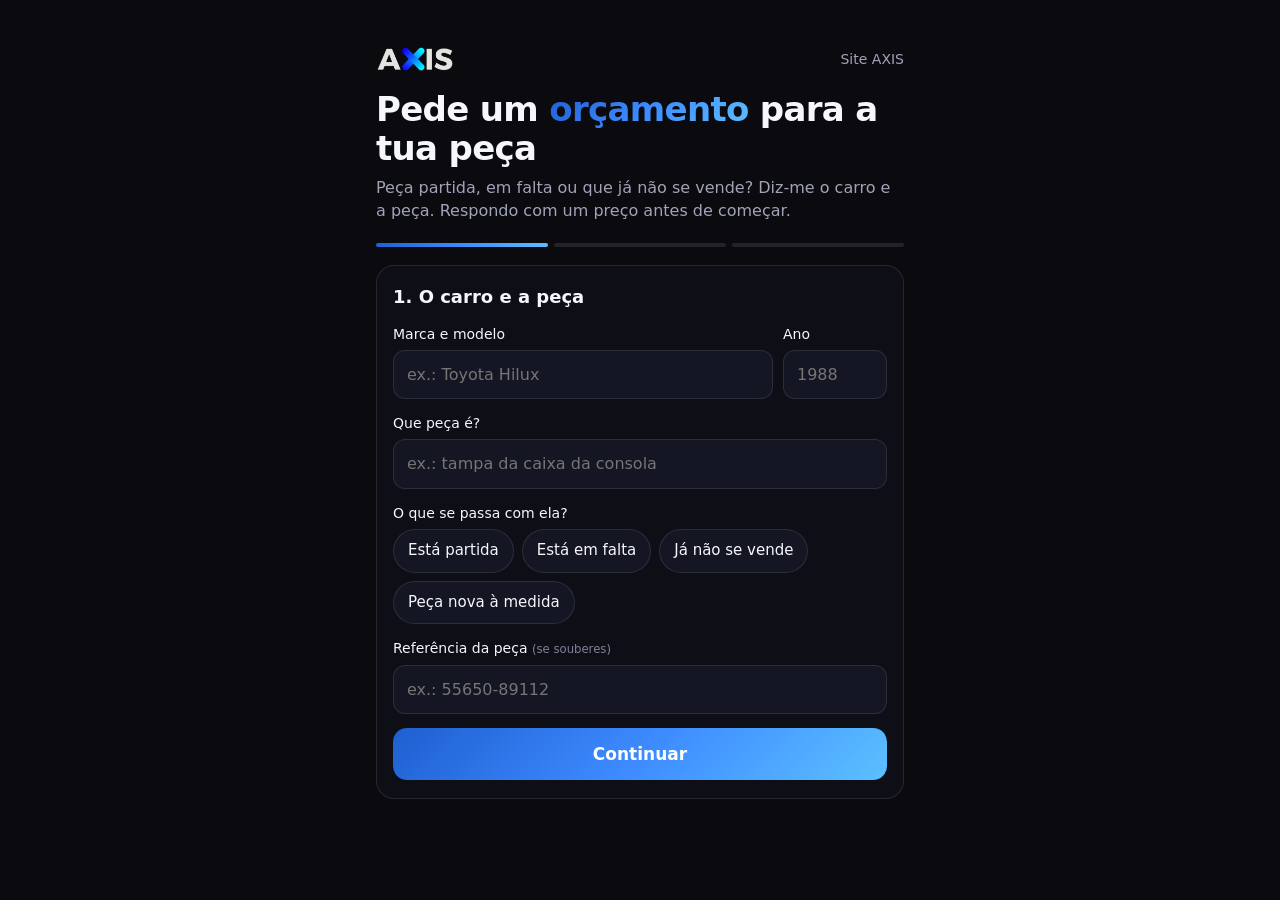
<file: pedido/index.html>
<!DOCTYPE html>
<html lang="pt-PT">
<head>
<meta charset="UTF-8">
<meta name="viewport" content="width=device-width, initial-scale=1, viewport-fit=cover">
<title>AXIS — Pedir orçamento</title>
<meta name="description" content="Pede um orçamento à AXIS para modelar uma peça do teu carro: diz o carro, a peça e envia fotos.">
<meta name="theme-color" content="#0a0a0f">
<link rel="manifest" href="manifest.webmanifest">
<link rel="icon" type="image/png" href="icon-192.png">
<link rel="apple-touch-icon" href="icon-180.png">
<meta name="apple-mobile-web-app-capable" content="yes">
<meta name="mobile-web-app-capable" content="yes">
<meta name="apple-mobile-web-app-status-bar-style" content="black-translucent">
<meta name="apple-mobile-web-app-title" content="AXIS">
<style>
:root{
  --bg:#0a0a0f;--panel:#10111a;--field:#141624;--line:rgba(255,255,255,.1);--line-on:rgba(92,192,255,.55);
  --text:#f5f7fb;--muted:#a1a3b8;--dim:#7f8199;--accent:#3d8bff;--accent2:#5cc0ff;--err:#ff7a7a;
  --grad:linear-gradient(135deg,#1f5fd1 0%,#3d8bff 50%,#5cc0ff 100%);
  --font:'Space Grotesk',-apple-system,system-ui,'Segoe UI',Roboto,sans-serif;
}
*{box-sizing:border-box;margin:0;padding:0}
html,body{background:var(--bg);color:var(--text)}
body{font-family:var(--font);font-size:16px;line-height:1.45;min-height:100vh;
  padding:env(safe-area-inset-top) 0 env(safe-area-inset-bottom);-webkit-text-size-adjust:100%;overflow-x:hidden}
body::before{content:"";position:fixed;inset:0;z-index:-1;pointer-events:none;
  background:
    radial-gradient(40vmax 40vmax at 85% -10%,rgba(31,95,209,.35),transparent 60%),
    radial-gradient(35vmax 35vmax at -10% 60%,rgba(92,192,255,.14),transparent 60%),
    linear-gradient(rgba(255,255,255,.035) 1px,transparent 1px) 0 0/28px 28px,
    linear-gradient(90deg,rgba(255,255,255,.035) 1px,transparent 1px) 0 0/28px 28px;}
.wrap{max-width:560px;margin:0 auto;padding:18px 16px 40px}
header{display:flex;align-items:center;justify-content:space-between;padding:6px 0 18px}
header img{height:26px;display:block}
header a{color:var(--muted);font-size:14px;text-decoration:none}
h1{font-size:28px;line-height:1.15;font-weight:700;letter-spacing:-.02em}
h1 span{background:var(--grad);-webkit-background-clip:text;background-clip:text;color:transparent}
.lead{color:var(--muted);margin:8px 0 20px}
.steps{display:flex;gap:6px;margin-bottom:18px}
.steps i{flex:1;height:4px;border-radius:4px;background:var(--line)}
.steps i.on{background:var(--grad)}
.card{background:rgba(16,17,26,.82);border:1px solid var(--line);border-radius:18px;padding:18px 16px;
  backdrop-filter:blur(8px);-webkit-backdrop-filter:blur(8px)}
.card h2{font-size:18px;font-weight:600;margin-bottom:14px}
.f{margin-bottom:14px}
label,.lbl{display:block;font-size:14px;font-weight:500;margin-bottom:6px}
label small,.lbl small{color:var(--dim);font-weight:400}
input,textarea,select{width:100%;font:inherit;font-size:16px;color:var(--text);background:var(--field);
  border:1px solid var(--line);border-radius:12px;padding:12px 13px;outline:none;-webkit-appearance:none;appearance:none}
textarea{min-height:92px;resize:vertical}
input:focus,textarea:focus,select:focus{border-color:var(--line-on);box-shadow:0 0 0 3px rgba(61,139,255,.18)}
.row{display:grid;grid-template-columns:1fr 104px;gap:10px}
.chips{display:flex;flex-wrap:wrap;gap:8px}
.chips input{position:absolute;opacity:0;pointer-events:none}
.chips label{margin:0;padding:10px 14px;border:1px solid var(--line);border-radius:999px;background:var(--field);
  font-size:15px;font-weight:500;cursor:pointer;user-select:none}
.chips input:checked+label{border-color:var(--line-on);background:rgba(61,139,255,.16)}
.chips input:focus-visible+label{box-shadow:0 0 0 3px rgba(61,139,255,.35)}
.err{color:var(--err);font-size:13px;margin-top:6px;display:none}
.f.bad .err{display:block}
.f.bad input,.f.bad textarea{border-color:var(--err)}
.btn{display:flex;align-items:center;justify-content:center;gap:10px;width:100%;min-height:52px;border:0;border-radius:14px;
  font:inherit;font-size:17px;font-weight:600;color:#fff;background:var(--grad);cursor:pointer;text-decoration:none;margin-top:6px}
.btn.wa{background:#1fa855}
.btn.ghost{background:transparent;border:1px solid var(--line);color:var(--text)}
.btn svg{width:22px;height:22px;flex:none}
.nav{display:grid;grid-template-columns:auto 1fr;gap:10px;margin-top:6px}
.nav .btn{margin:0}
.nav .ghost{padding:0 18px}
.tips{list-style:none;display:grid;gap:10px;margin:2px 0 6px}
.tips li{display:grid;grid-template-columns:28px 1fr;gap:10px;align-items:start;color:var(--muted);font-size:15px}
.tips b{color:var(--text);font-weight:600}
.tips .n{width:28px;height:28px;border-radius:8px;display:grid;place-items:center;font-size:13px;font-weight:700;
  background:rgba(61,139,255,.16);color:var(--accent2);border:1px solid rgba(92,192,255,.3)}
.sum{background:var(--field);border:1px solid var(--line);border-radius:12px;padding:12px 13px;font-size:14px;
  white-space:pre-wrap;color:var(--muted);margin-bottom:14px;max-height:260px;overflow:auto}
.note{color:var(--dim);font-size:13px;margin-top:14px}
.note a{color:var(--muted)}
.hidden{display:none!important}
.install{margin-top:16px;padding:14px 16px;border:1px dashed var(--line);border-radius:14px;font-size:14px;color:var(--muted)}
.install b{color:var(--text)}
.install button{margin-top:10px}
@media (min-width:600px){.wrap{padding-top:40px}h1{font-size:34px}}
</style>
</head>
<body>
<div class="wrap">
  <header>
    <img src="../img/axis-logo-wide.png" alt="AXIS" width="78" height="26">
    <a href="../">Site AXIS</a>
  </header>

  <h1>Pede um <span>orçamento</span> para a tua peça</h1>
  <p class="lead">Peça partida, em falta ou que já não se vende? Diz-me o carro e a peça. Respondo com um preço antes de começar.</p>

  <div class="steps" aria-hidden="true"><i class="on"></i><i></i><i></i></div>

  <form id="form" novalidate>
    <!-- PASSO 1: carro e peça -->
    <section class="card" data-step="1">
      <h2>1. O carro e a peça</h2>
      <div class="row">
        <div class="f" id="f-carro">
          <label for="carro">Marca e modelo</label>
          <input id="carro" name="carro" placeholder="ex.: Toyota Hilux" autocomplete="off" required>
          <p class="err">Diz-me o carro.</p>
        </div>
        <div class="f">
          <label for="ano">Ano</label>
          <input id="ano" name="ano" inputmode="numeric" maxlength="4" placeholder="1988">
        </div>
      </div>
      <div class="f" id="f-peca">
        <label for="peca">Que peça é?</label>
        <input id="peca" name="peca" placeholder="ex.: tampa da caixa da consola" required>
        <p class="err">Diz-me qual é a peça.</p>
      </div>
      <div class="f">
        <span class="lbl">O que se passa com ela?</span>
        <div class="chips" role="radiogroup">
          <input type="radio" name="estado" id="e1" value="Está partida"><label for="e1">Está partida</label>
          <input type="radio" name="estado" id="e2" value="Está em falta"><label for="e2">Está em falta</label>
          <input type="radio" name="estado" id="e3" value="Já não se vende"><label for="e3">Já não se vende</label>
          <input type="radio" name="estado" id="e4" value="Quero uma peça nova à medida"><label for="e4">Peça nova à medida</label>
        </div>
      </div>
      <div class="f">
        <label for="ref">Referência da peça <small>(se souberes)</small></label>
        <input id="ref" name="ref" placeholder="ex.: 55650-89112" autocomplete="off">
      </div>
      <button type="button" class="btn" data-next>Continuar</button>
    </section>

    <!-- PASSO 2: detalhes -->
    <section class="card hidden" data-step="2">
      <h2>2. Detalhes</h2>
      <div class="f">
        <label for="desc">Descreve o que precisas <small>(opcional)</small></label>
        <textarea id="desc" name="desc" placeholder="ex.: a patilha que segura a tampa partiu; a tampa ainda existe."></textarea>
      </div>
      <div class="f">
        <span class="lbl">Ainda tens a peça original (mesmo partida)?</span>
        <div class="chips" role="radiogroup">
          <input type="radio" name="original" id="o1" value="Sim"><label for="o1">Sim</label>
          <input type="radio" name="original" id="o2" value="Não"><label for="o2">Não</label>
        </div>
      </div>
      <div class="f">
        <span class="lbl">O que queres receber?</span>
        <div class="chips" role="radiogroup">
          <input type="radio" name="entrega" id="d1" value="A peça impressa"><label for="d1">A peça pronta</label>
          <input type="radio" name="entrega" id="d2" value="Só o ficheiro 3D"><label for="d2">Só o ficheiro 3D</label>
          <input type="radio" name="entrega" id="d3" value="Não sei, aconselha-me"><label for="d3">Não sei</label>
        </div>
      </div>
      <div class="f">
        <label for="qtd">Quantas unidades?</label>
        <input id="qtd" name="qtd" inputmode="numeric" value="1" maxlength="3">
      </div>
      <div class="nav">
        <button type="button" class="btn ghost" data-back aria-label="Voltar">←</button>
        <button type="button" class="btn" data-next>Continuar</button>
      </div>
    </section>

    <!-- PASSO 3: contacto e envio -->
    <section class="card hidden" data-step="3">
      <h2>3. Envia o pedido</h2>
      <div class="f" id="f-nome">
        <label for="nome">O teu nome</label>
        <input id="nome" name="nome" autocomplete="given-name" placeholder="Primeiro nome chega" required>
        <p class="err">Diz-me como te chamas.</p>
      </div>
      <div class="f">
        <label for="zona">Zona <small>(para a entrega, opcional)</small></label>
        <input id="zona" name="zona" placeholder="ex.: Coimbra">
      </div>

      <p class="lbl">Depois de carregares em enviar, junta fotos na conversa:</p>
      <ul class="tips">
        <li><span class="n">1</span><span><b>A peça inteira</b>, de frente e de lado.</span></li>
        <li><span class="n">2</span><span><b>Com uma régua ou fita métrica</b> ao lado, para eu ver o tamanho.</span></li>
        <li><span class="n">3</span><span><b>O sítio onde encaixa</b> no carro.</span></li>
      </ul>

      <p class="lbl" style="margin-top:14px">O teu pedido:</p>
      <div class="sum" id="sum"></div>

      <a class="btn wa" id="send-wa" href="#" target="_blank" rel="noopener">
        <svg viewBox="0 0 24 24" fill="currentColor" aria-hidden="true"><path d="M12 2a10 10 0 0 0-8.6 15.1L2 22l5-1.3A10 10 0 1 0 12 2Zm0 18.2c-1.5 0-3-.4-4.3-1.2l-.3-.2-3 .8.8-2.9-.2-.3A8.2 8.2 0 1 1 12 20.2Zm4.5-6.1c-.2-.1-1.5-.7-1.7-.8-.2-.1-.4-.1-.6.1l-.8 1c-.1.2-.3.2-.5.1a6.7 6.7 0 0 1-3.3-2.9c-.3-.4.3-.4.7-1.4.1-.2 0-.3 0-.4l-.8-1.8c-.2-.5-.4-.4-.6-.4h-.5a1 1 0 0 0-.7.3 3 3 0 0 0-.9 2.2c0 1.3.9 2.5 1 2.7.1.2 1.8 2.8 4.4 3.9 1.6.7 2.3.8 3.1.6.5-.1 1.5-.6 1.7-1.2.2-.6.2-1.1.2-1.2-.1-.1-.2-.2-.5-.3Z"/></svg>
        Enviar por WhatsApp
      </a>
      <a class="btn ghost" id="send-mail" href="#">Prefiro enviar por email</a>
      <div class="nav" style="grid-template-columns:auto">
        <button type="button" class="btn ghost" data-back aria-label="Voltar">← Voltar</button>
      </div>
      <p class="note">Esta página não guarda nada: o pedido vai apenas para a conversa de WhatsApp ou para o email que escolheres. O orçamento é gratuito e sem compromisso.</p>
    </section>
  </form>

  <div class="install hidden" id="install">
    <b>Guarda a AXIS no teu telemóvel.</b>
    <span id="install-txt"></span>
    <button type="button" class="btn ghost hidden" id="install-btn">Adicionar ao ecrã principal</button>
  </div>
</div>

<script>
(function(){
  var WA = '351966817502';
  var EMAIL = 'AXISEngenharia2026@outlook.com';
  var form = document.getElementById('form');
  var steps = form.querySelectorAll('[data-step]');
  var bars = document.querySelectorAll('.steps i');
  var cur = 1;

  function val(n){ var el = form.elements[n]; return el ? (el.value || '').trim() : ''; }

  function check(id, ok){
    document.getElementById('f-' + id).classList.toggle('bad', !ok);
    return ok;
  }

  function go(n){
    cur = n;
    steps.forEach(function(s){ s.classList.toggle('hidden', +s.dataset.step !== n); });
    bars.forEach(function(b, i){ b.classList.toggle('on', i < n); });
    if (n === 3) build();
    window.scrollTo({ top: 0, behavior: 'smooth' });
  }

  function msg(){
    var L = ['Olá! Gostava de pedir um orçamento (via app AXIS).', ''];
    var carro = val('carro') + (val('ano') ? ' (' + val('ano') + ')' : '');
    L.push('Carro: ' + carro);
    L.push('Peça: ' + val('peca'));
    if (val('estado')) L.push('Situação: ' + val('estado'));
    if (val('ref')) L.push('Referência: ' + val('ref'));
    if (val('original')) L.push('Tenho a peça original: ' + val('original'));
    if (val('entrega')) L.push('Quero receber: ' + val('entrega'));
    if (val('qtd') && val('qtd') !== '1') L.push('Unidades: ' + val('qtd'));
    if (val('desc')) L.push('Detalhes: ' + val('desc'));
    if (val('zona')) L.push('Zona: ' + val('zona'));
    L.push('');
    L.push('Nome: ' + (val('nome') || '—'));
    L.push('Vou enviar fotos a seguir.');
    return L.join('\n');
  }

  function build(){
    var m = msg();
    document.getElementById('sum').textContent = m;
    document.getElementById('send-wa').href = 'https://wa.me/' + WA + '?text=' + encodeURIComponent(m);
    document.getElementById('send-mail').href = 'mailto:' + EMAIL +
      '?subject=' + encodeURIComponent('Pedido de orçamento: ' + val('peca') + ' — ' + val('carro')) +
      '&body=' + encodeURIComponent(m.replace('Vou enviar fotos a seguir.', 'Junto fotos em anexo.'));
  }

  form.addEventListener('click', function(e){
    if (e.target.closest('[data-next]')) {
      if (cur === 1) {
        var ok = check('carro', !!val('carro')) & check('peca', !!val('peca'));
        if (!ok) { var b = form.querySelector('.f.bad input'); if (b) b.focus(); return; }
      }
      go(cur + 1);
    }
    if (e.target.closest('[data-back]')) go(cur - 1);
  });
  form.addEventListener('input', function(e){
    var f = e.target.closest('.f.bad'); if (f && e.target.value.trim()) f.classList.remove('bad');
    if (cur === 3) build();
  });
  function sending(e){
    if (!check('nome', !!val('nome'))) { e.preventDefault(); document.getElementById('nome').focus(); }
  }
  document.getElementById('send-wa').addEventListener('click', sending);
  document.getElementById('send-mail').addEventListener('click', sending);
  form.addEventListener('submit', function(e){ e.preventDefault(); });

  // Instalar no ecrã principal
  var standalone = window.matchMedia('(display-mode: standalone)').matches || navigator.standalone;
  var box = document.getElementById('install'), txt = document.getElementById('install-txt'), btn = document.getElementById('install-btn');
  var ios = /iphone|ipad|ipod/i.test(navigator.userAgent);
  if (!standalone) {
    if (ios) { txt.textContent = ' No Safari, toca em Partilhar e depois em "Adicionar ao ecrã principal".'; box.classList.remove('hidden'); }
    var deferred;
    window.addEventListener('beforeinstallprompt', function(e){
      e.preventDefault(); deferred = e;
      txt.textContent = ' Fica com o ícone ao lado das tuas apps.';
      btn.classList.remove('hidden'); box.classList.remove('hidden');
    });
    btn.addEventListener('click', function(){ if (deferred) { deferred.prompt(); deferred = null; box.classList.add('hidden'); } });
  }
  if ('serviceWorker' in navigator) {
    window.addEventListener('load', function(){ navigator.serviceWorker.register('sw.js').catch(function(){}); });
  }
})();
</script>
</body>
</html>
</file>
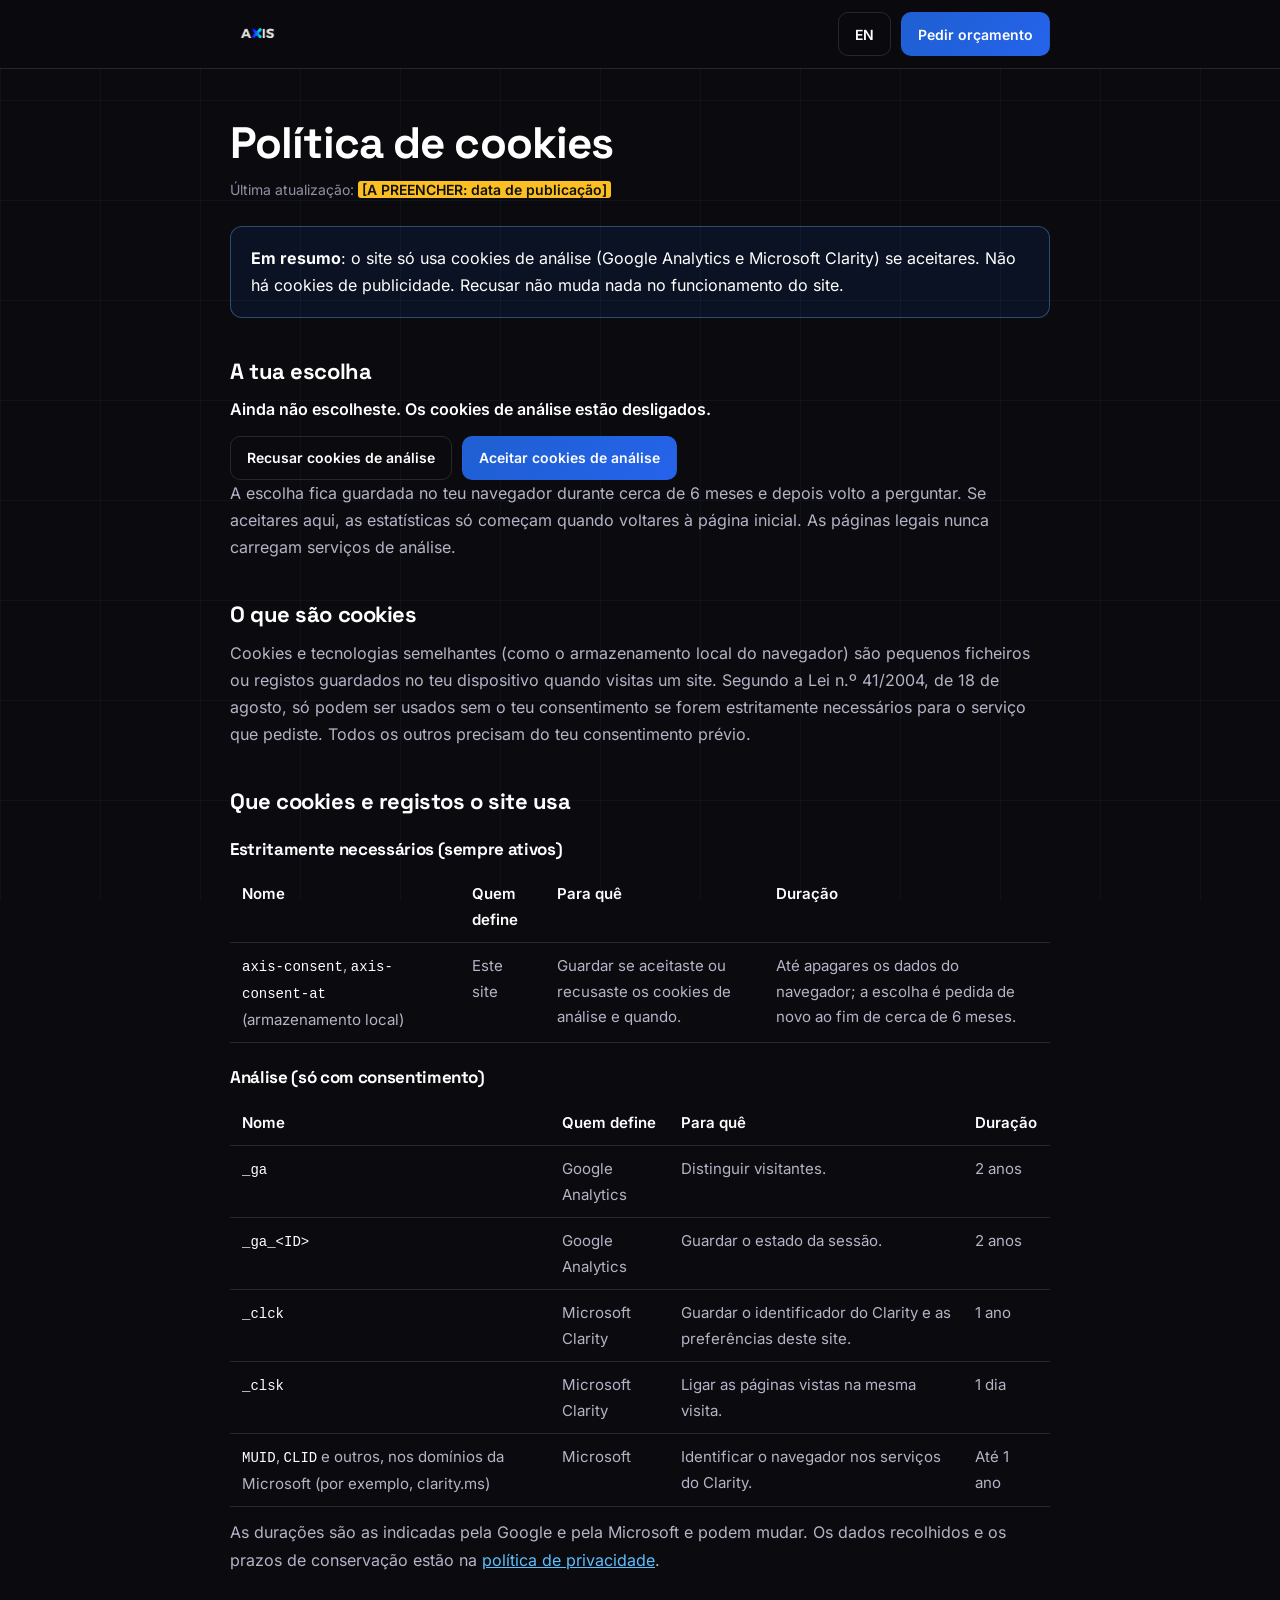
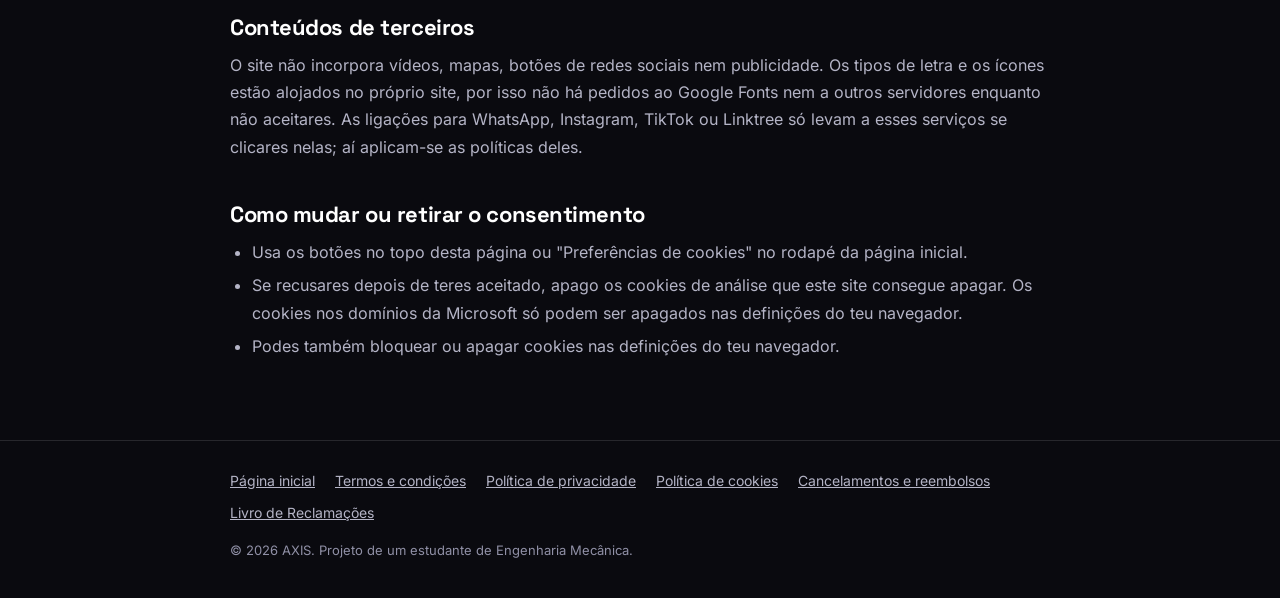
<file: cookies.html>
<!DOCTYPE html>
<html lang="pt-PT" data-title-pt="Política de cookies | AXIS" data-title-en="Cookie policy | AXIS">
<head>
<meta charset="UTF-8">
<meta name="viewport" content="width=device-width, initial-scale=1.0">
<meta name="description" content="Que cookies o site da AXIS usa e como mudar a tua escolha.">
<meta name="theme-color" content="#0a0a0f">
<link rel="canonical" href="https://carlospereiraaxis.github.io/AXIS2/cookies.html">
<title>Política de cookies | AXIS</title>
<link rel="icon" type="image/png" href="axis-logo.png">
<link rel="stylesheet" href="assets/fonts/fonts.css">
<link rel="stylesheet" href="assets/legal.css">
</head>
<body>
<a class="skip-link" href="#conteudo"><span class="only-pt">Saltar para o conteúdo</span><span class="only-en">Skip to content</span></a>
<header class="legal-header">
<div class="wrap">
<a href="index.html" data-keep-lang><img src="axis-logo.png" alt="AXIS, voltar à página inicial" width="500" height="500"></a>
<div class="legal-header-actions">
<button type="button" class="btn" id="lang-toggle" aria-label="Switch to English" lang="en">EN</button>
<a class="btn btn-primary" href="index.html#contact" data-keep-lang><span class="only-pt">Pedir orçamento</span><span class="only-en">Request a quote</span></a>
</div>
</div>
</header>
<main id="conteudo" tabindex="-1">
<div class="wrap">
<div class="only-pt" lang="pt-PT">
<h1>Política de cookies</h1>
<p class="updated">Última atualização: <span class="todo">[A PREENCHER: data de publicação]</span></p>

<div class="summary">
<p><strong>Em resumo</strong>: o site só usa cookies de análise (Google Analytics e Microsoft Clarity) se aceitares. Não há cookies de publicidade. Recusar não muda nada no funcionamento do site.</p>
</div>

<h2 id="escolha">A tua escolha</h2>
<p class="cookie-status js-cookie-status" role="status" aria-live="polite">Ainda não escolheste. Os cookies de análise estão desligados.</p>
<div class="cookie-choice">
<button type="button" class="btn js-cookie-reject">Recusar cookies de análise</button>
<button type="button" class="btn btn-primary js-cookie-accept">Aceitar cookies de análise</button>
</div>
<p>A escolha fica guardada no teu navegador durante cerca de 6 meses e depois volto a perguntar. Se aceitares aqui, as estatísticas só começam quando voltares à página inicial. As páginas legais nunca carregam serviços de análise.</p>

<h2 id="o-que-sao">O que são cookies</h2>
<p>Cookies e tecnologias semelhantes (como o armazenamento local do navegador) são pequenos ficheiros ou registos guardados no teu dispositivo quando visitas um site. Segundo a Lei n.º 41/2004, de 18 de agosto, só podem ser usados sem o teu consentimento se forem estritamente necessários para o serviço que pediste. Todos os outros precisam do teu consentimento prévio.</p>

<h2 id="lista">Que cookies e registos o site usa</h2>
<h3>Estritamente necessários (sempre ativos)</h3>
<div class="table-wrap" tabindex="0" role="region" aria-label="Registos estritamente necessários">
<table>
<caption class="sr-only">Registos estritamente necessários</caption>
<thead><tr><th scope="col">Nome</th><th scope="col">Quem define</th><th scope="col">Para quê</th><th scope="col">Duração</th></tr></thead>
<tbody>
<tr><td><code>axis-consent</code>, <code>axis-consent-at</code> (armazenamento local)</td><td>Este site</td><td>Guardar se aceitaste ou recusaste os cookies de análise e quando.</td><td>Até apagares os dados do navegador; a escolha é pedida de novo ao fim de cerca de 6 meses.</td></tr>
</tbody>
</table>
</div>

<h3>Análise (só com consentimento)</h3>
<div class="table-wrap" tabindex="0" role="region" aria-label="Cookies de análise">
<table>
<caption class="sr-only">Cookies de análise</caption>
<thead><tr><th scope="col">Nome</th><th scope="col">Quem define</th><th scope="col">Para quê</th><th scope="col">Duração</th></tr></thead>
<tbody>
<tr><td><code>_ga</code></td><td>Google Analytics</td><td>Distinguir visitantes.</td><td>2 anos</td></tr>
<tr><td><code>_ga_&lt;ID&gt;</code></td><td>Google Analytics</td><td>Guardar o estado da sessão.</td><td>2 anos</td></tr>
<tr><td><code>_clck</code></td><td>Microsoft Clarity</td><td>Guardar o identificador do Clarity e as preferências deste site.</td><td>1 ano</td></tr>
<tr><td><code>_clsk</code></td><td>Microsoft Clarity</td><td>Ligar as páginas vistas na mesma visita.</td><td>1 dia</td></tr>
<tr><td><code>MUID</code>, <code>CLID</code> e outros, nos domínios da Microsoft (por exemplo, clarity.ms)</td><td>Microsoft</td><td>Identificar o navegador nos serviços do Clarity.</td><td>Até 1 ano</td></tr>
</tbody>
</table>
</div>
<p>As durações são as indicadas pela Google e pela Microsoft e podem mudar. Os dados recolhidos e os prazos de conservação estão na <a href="privacidade.html" data-keep-lang>política de privacidade</a>.</p>

<h2 id="terceiros">Conteúdos de terceiros</h2>
<p>O site não incorpora vídeos, mapas, botões de redes sociais nem publicidade. Os tipos de letra e os ícones estão alojados no próprio site, por isso não há pedidos ao Google Fonts nem a outros servidores enquanto não aceitares. As ligações para WhatsApp, Instagram, TikTok ou Linktree só levam a esses serviços se clicares nelas; aí aplicam-se as políticas deles.</p>

<h2 id="mudar">Como mudar ou retirar o consentimento</h2>
<ul>
<li>Usa os botões no topo desta página ou "Preferências de cookies" no rodapé da página inicial.</li>
<li>Se recusares depois de teres aceitado, apago os cookies de análise que este site consegue apagar. Os cookies nos domínios da Microsoft só podem ser apagados nas definições do teu navegador.</li>
<li>Podes também bloquear ou apagar cookies nas definições do teu navegador.</li>
</ul>
</div>
<div class="only-en" lang="en">
<p class="updated"><em>This English version is provided for convenience. If it differs from the Portuguese version, the Portuguese version prevails.</em></p>
<h1>Cookie policy</h1>
<p class="updated">Last updated: <span class="todo">[TO FILL IN: publication date]</span></p>

<div class="summary">
<p><strong>In short</strong>: the site only uses analytics cookies (Google Analytics and Microsoft Clarity) if you accept them. There are no advertising cookies. Declining changes nothing about how the site works.</p>
</div>

<h2 id="en-choice">Your choice</h2>
<p class="cookie-status js-cookie-status" role="status" aria-live="polite">You have not chosen yet. Analytics cookies are off.</p>
<div class="cookie-choice">
<button type="button" class="btn js-cookie-reject">Decline analytics cookies</button>
<button type="button" class="btn btn-primary js-cookie-accept">Accept analytics cookies</button>
</div>
<p>Your choice is stored in your browser for about 6 months, after which I ask again. If you accept here, statistics only start when you go back to the home page. The legal pages never load analytics services.</p>

<h2 id="en-what">What cookies are</h2>
<p>Cookies and similar technologies (such as the browser's local storage) are small files or records saved on your device when you visit a site. Under Portuguese Law 41/2004 of 18 August, they may only be used without your consent if they are strictly necessary for the service you asked for. All others need your prior consent.</p>

<h2 id="en-list">Which cookies and records the site uses</h2>
<h3>Strictly necessary (always on)</h3>
<div class="table-wrap" tabindex="0" role="region" aria-label="Strictly necessary records">
<table>
<caption class="sr-only">Strictly necessary records</caption>
<thead><tr><th scope="col">Name</th><th scope="col">Set by</th><th scope="col">Purpose</th><th scope="col">Duration</th></tr></thead>
<tbody>
<tr><td><code>axis-consent</code>, <code>axis-consent-at</code> (local storage)</td><td>This site</td><td>Remember whether and when you accepted or declined analytics cookies.</td><td>Until you clear your browser data; you are asked again after about 6 months.</td></tr>
</tbody>
</table>
</div>

<h3>Analytics (only with consent)</h3>
<div class="table-wrap" tabindex="0" role="region" aria-label="Analytics cookies">
<table>
<caption class="sr-only">Analytics cookies</caption>
<thead><tr><th scope="col">Name</th><th scope="col">Set by</th><th scope="col">Purpose</th><th scope="col">Duration</th></tr></thead>
<tbody>
<tr><td><code>_ga</code></td><td>Google Analytics</td><td>Distinguish visitors.</td><td>2 years</td></tr>
<tr><td><code>_ga_&lt;ID&gt;</code></td><td>Google Analytics</td><td>Keep session state.</td><td>2 years</td></tr>
<tr><td><code>_clck</code></td><td>Microsoft Clarity</td><td>Store the Clarity identifier and this site's preferences.</td><td>1 year</td></tr>
<tr><td><code>_clsk</code></td><td>Microsoft Clarity</td><td>Link pages viewed in the same visit.</td><td>1 day</td></tr>
<tr><td><code>MUID</code>, <code>CLID</code> and others, on Microsoft domains (for example clarity.ms)</td><td>Microsoft</td><td>Identify the browser across Clarity services.</td><td>Up to 1 year</td></tr>
</tbody>
</table>
</div>
<p>Durations are those stated by Google and Microsoft and may change. The data collected and retention periods are in the <a href="privacidade.html" data-keep-lang>privacy policy</a>.</p>

<h2 id="en-third">Third-party content</h2>
<p>The site does not embed videos, maps, social media buttons or ads. Fonts and icons are hosted on the site itself, so no requests go to Google Fonts or other servers unless you accept. Links to WhatsApp, Instagram, TikTok or Linktree only take you to those services if you click them; their policies then apply.</p>

<h2 id="en-change">How to change or withdraw consent</h2>
<ul>
<li>Use the buttons at the top of this page or "Cookie preferences" in the home page footer.</li>
<li>If you decline after accepting, I delete the analytics cookies this site is able to delete. Cookies on Microsoft domains can only be deleted in your browser settings.</li>
<li>You can also block or delete cookies in your browser settings.</li>
</ul>
</div>
</div>
</main>
<footer class="legal-footer">
<div class="wrap">
<nav aria-label="Informação legal / Legal information">
<a href="index.html" data-keep-lang><span class="only-pt">Página inicial</span><span class="only-en">Home</span></a>
<a href="termos.html" data-keep-lang><span class="only-pt">Termos e condições</span><span class="only-en">Terms and conditions</span></a>
<a href="privacidade.html" data-keep-lang><span class="only-pt">Política de privacidade</span><span class="only-en">Privacy policy</span></a>
<a href="cookies.html" data-keep-lang><span class="only-pt">Política de cookies</span><span class="only-en">Cookie policy</span></a>
<a href="reembolsos.html" data-keep-lang><span class="only-pt">Cancelamentos e reembolsos</span><span class="only-en">Cancellations and refunds</span></a>
<a href="https://www.livroreclamacoes.pt/Inicio/" target="_blank" rel="noopener">Livro de Reclamações<span class="sr-only"> (abre numa nova janela / opens in a new window)</span></a>
</nav>
<p>© 2026 AXIS. <span class="only-pt">Projeto de um estudante de Engenharia Mecânica.</span><span class="only-en">A Mechanical Engineering student's project.</span></p>
</div>
</footer>
<script src="assets/legal.js"></script>
</body>
</html>
</file>
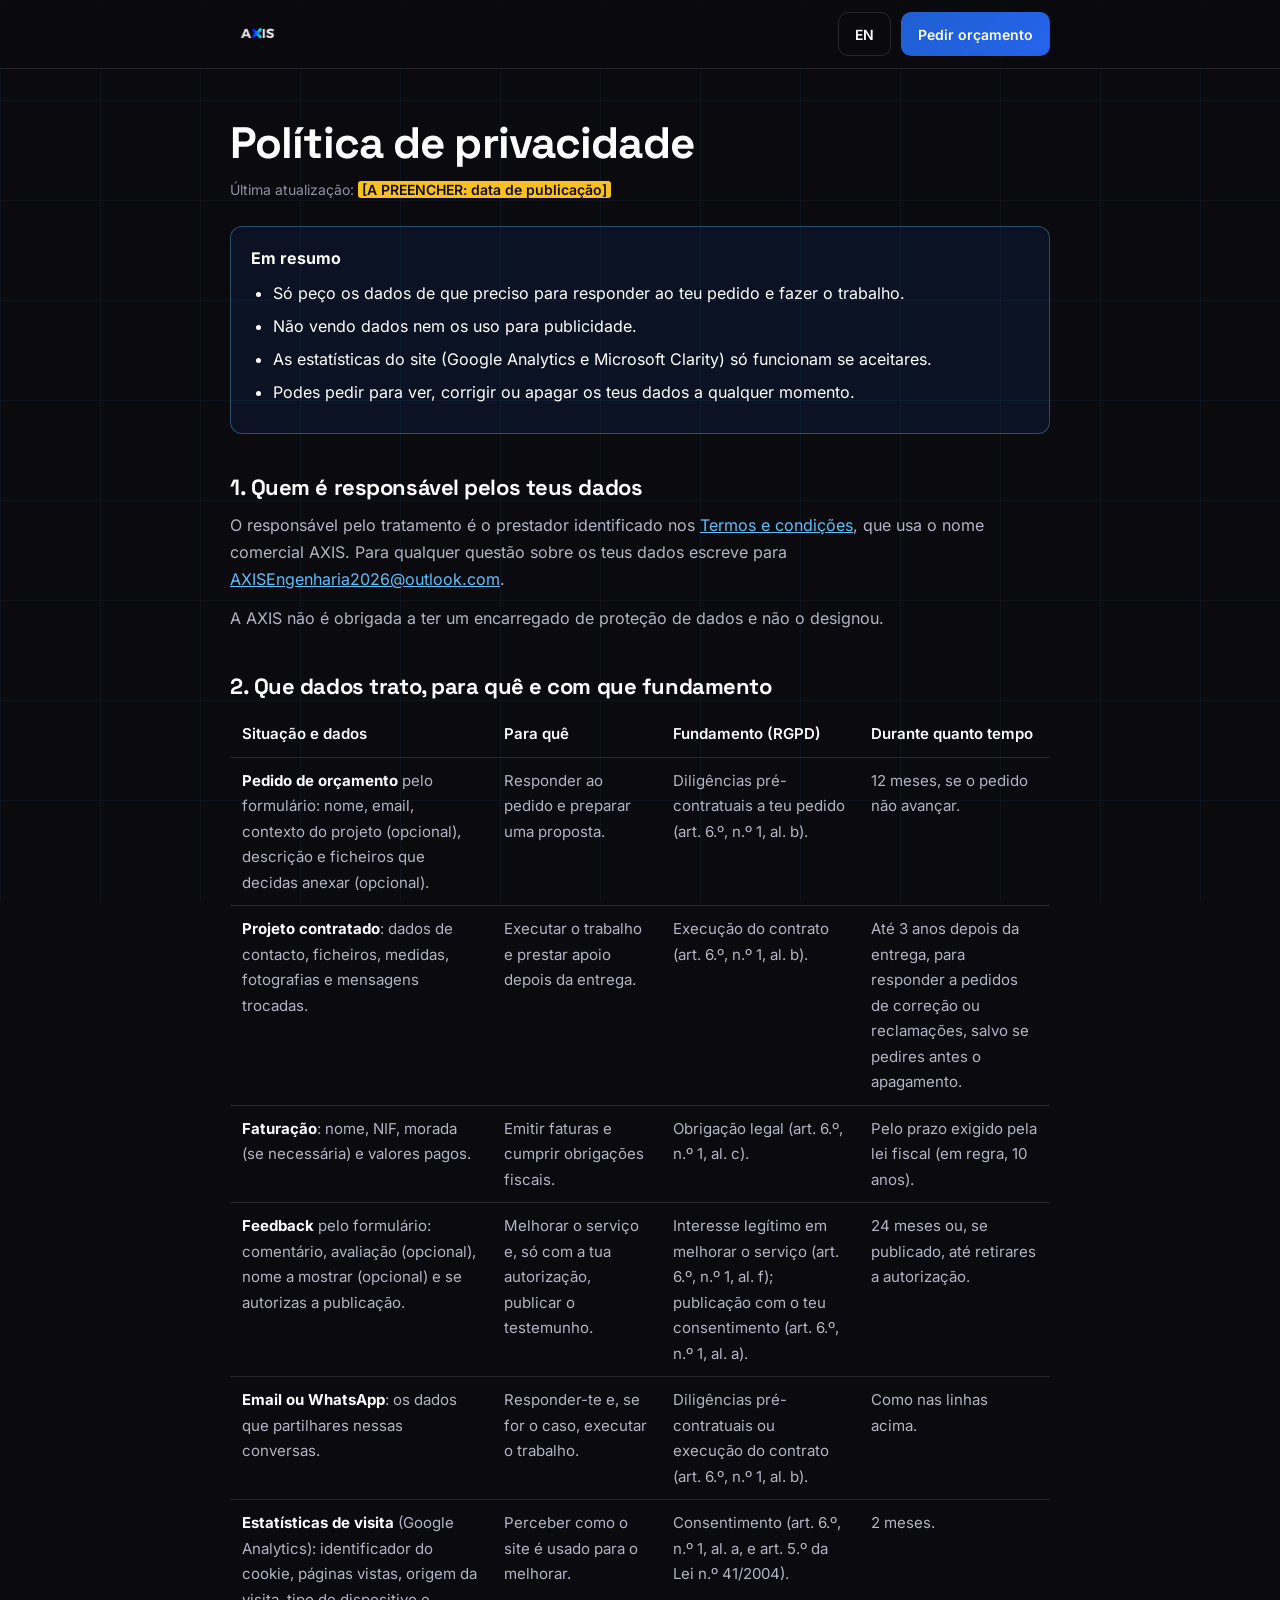
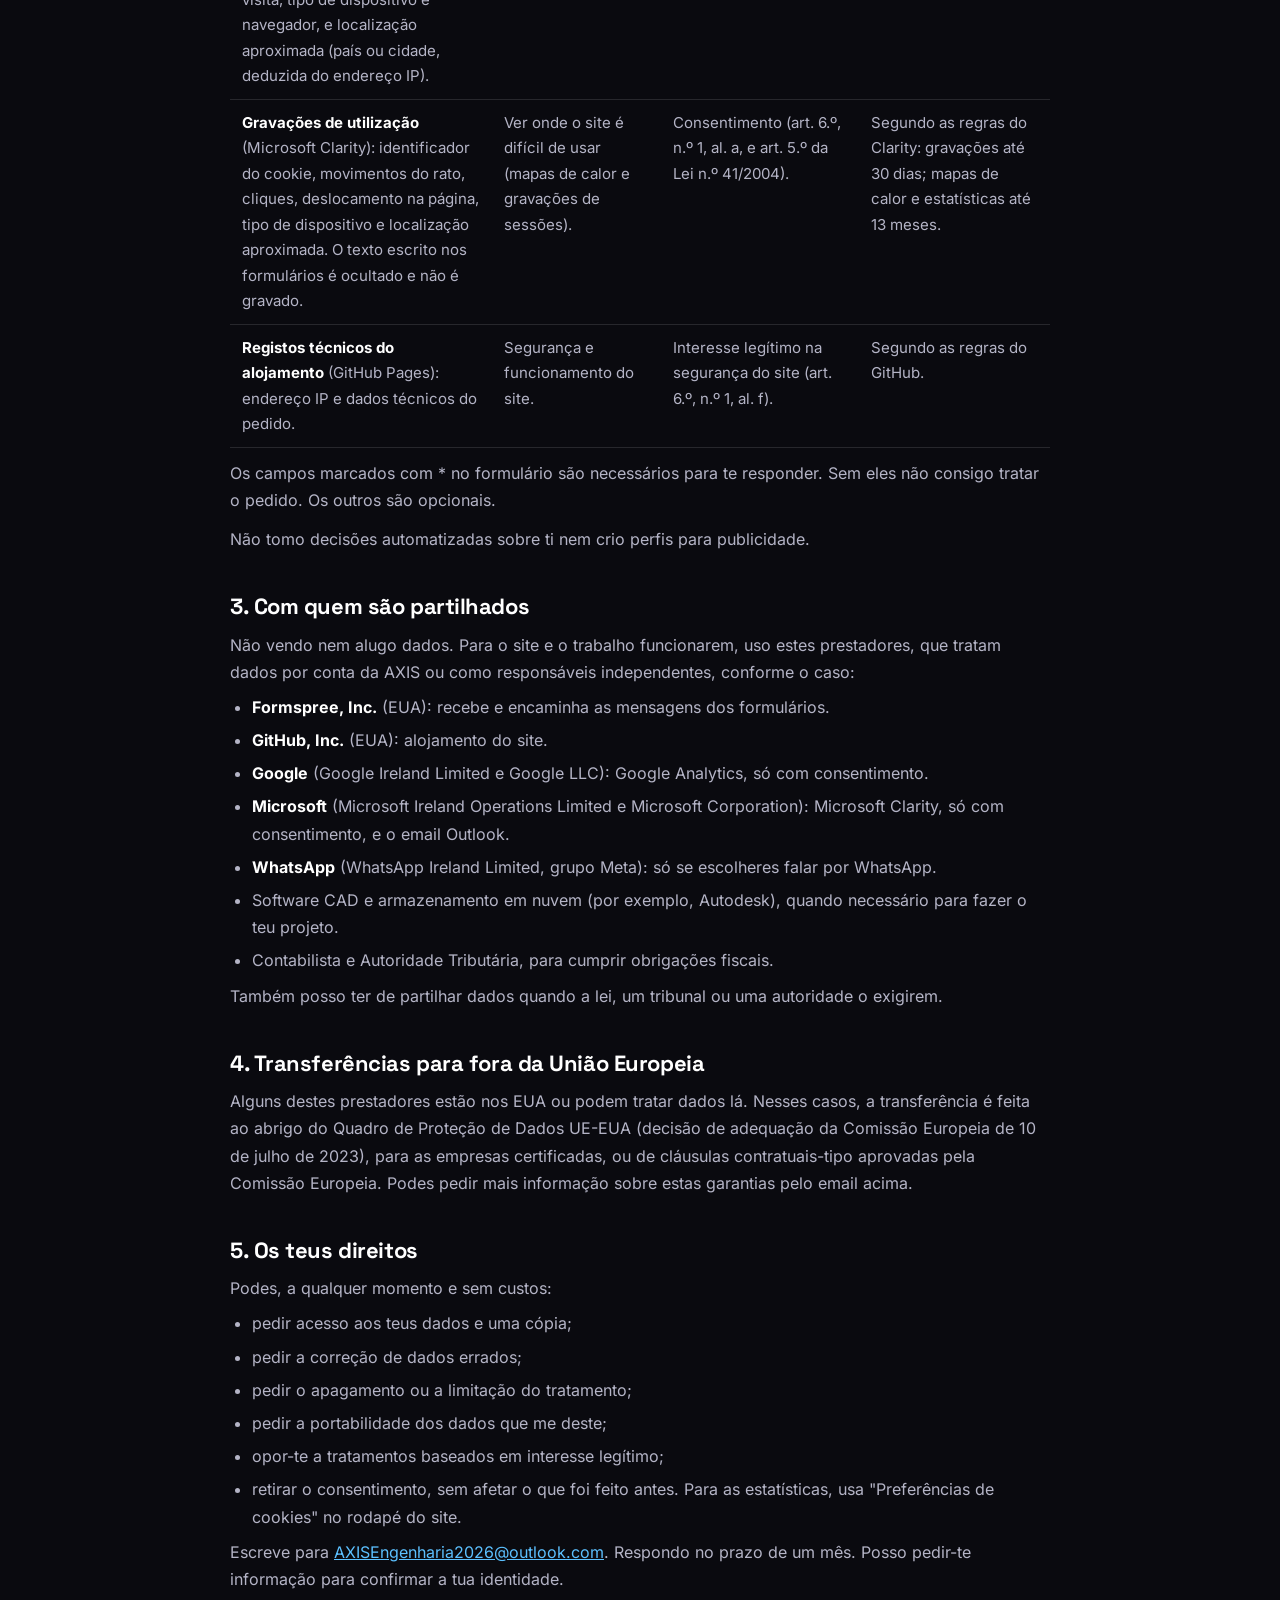
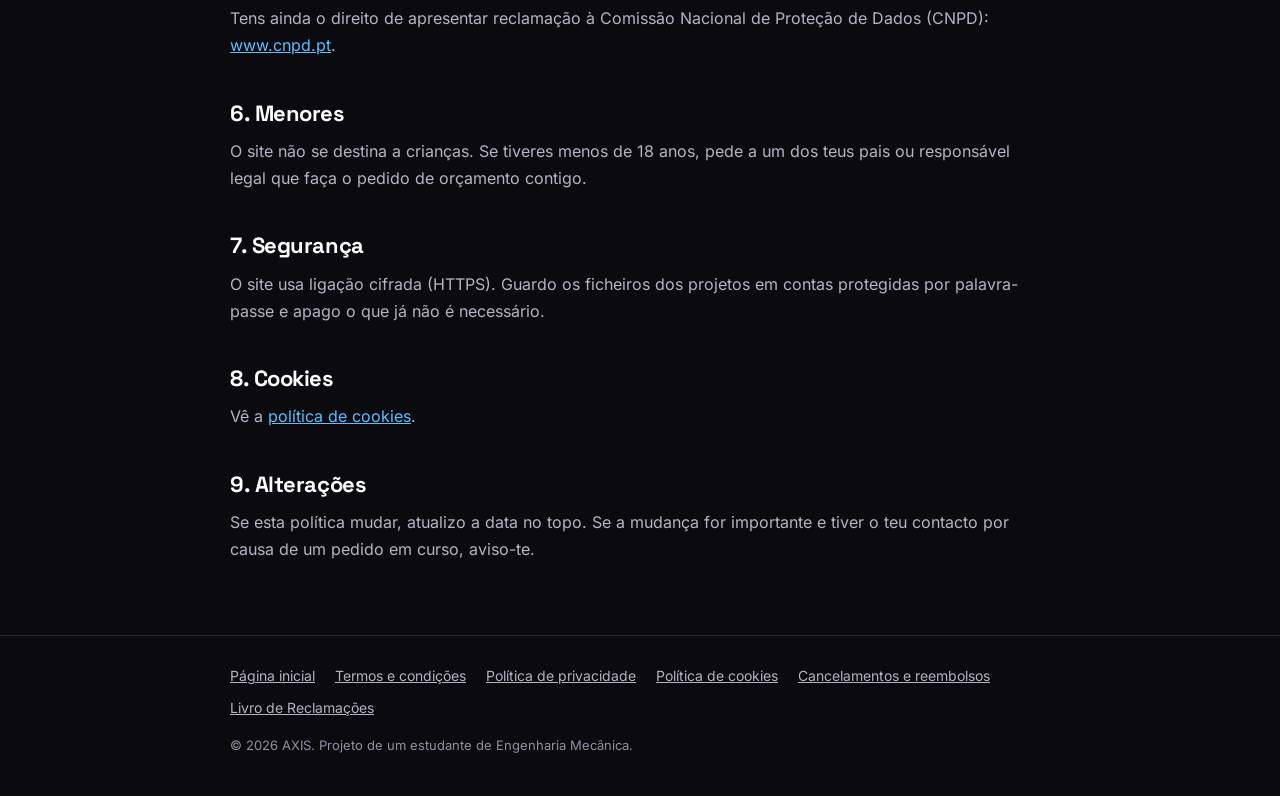
<file: privacidade.html>
<!DOCTYPE html>
<html lang="pt-PT" data-title-pt="Política de privacidade | AXIS" data-title-en="Privacy policy | AXIS">
<head>
<meta charset="UTF-8">
<meta name="viewport" content="width=device-width, initial-scale=1.0">
<meta name="description" content="Como a AXIS trata os teus dados pessoais e quais são os teus direitos.">
<meta name="theme-color" content="#0a0a0f">
<link rel="canonical" href="https://carlospereiraaxis.github.io/AXIS2/privacidade.html">
<title>Política de privacidade | AXIS</title>
<link rel="icon" type="image/png" href="axis-logo.png">
<link rel="stylesheet" href="assets/fonts/fonts.css">
<link rel="stylesheet" href="assets/legal.css">
</head>
<body>
<a class="skip-link" href="#conteudo"><span class="only-pt">Saltar para o conteúdo</span><span class="only-en">Skip to content</span></a>
<header class="legal-header">
<div class="wrap">
<a href="index.html" data-keep-lang><img src="axis-logo.png" alt="AXIS, voltar à página inicial" width="500" height="500"></a>
<div class="legal-header-actions">
<button type="button" class="btn" id="lang-toggle" aria-label="Switch to English" lang="en">EN</button>
<a class="btn btn-primary" href="index.html#contact" data-keep-lang><span class="only-pt">Pedir orçamento</span><span class="only-en">Request a quote</span></a>
</div>
</div>
</header>
<main id="conteudo" tabindex="-1">
<div class="wrap">
<div class="only-pt" lang="pt-PT">
<h1>Política de privacidade</h1>
<p class="updated">Última atualização: <span class="todo">[A PREENCHER: data de publicação]</span></p>

<div class="summary">
<p><strong>Em resumo</strong></p>
<ul>
<li>Só peço os dados de que preciso para responder ao teu pedido e fazer o trabalho.</li>
<li>Não vendo dados nem os uso para publicidade.</li>
<li>As estatísticas do site (Google Analytics e Microsoft Clarity) só funcionam se aceitares.</li>
<li>Podes pedir para ver, corrigir ou apagar os teus dados a qualquer momento.</li>
</ul>
</div>

<h2 id="responsavel">1. Quem é responsável pelos teus dados</h2>
<p>O responsável pelo tratamento é o prestador identificado nos <a href="termos.html#prestador" data-keep-lang>Termos e condições</a>, que usa o nome comercial AXIS. Para qualquer questão sobre os teus dados escreve para <a href="mailto:AXISEngenharia2026@outlook.com">AXISEngenharia2026@outlook.com</a>.</p>
<p>A AXIS não é obrigada a ter um encarregado de proteção de dados e não o designou.</p>

<h2 id="dados">2. Que dados trato, para quê e com que fundamento</h2>
<div class="table-wrap" tabindex="0" role="region" aria-label="Dados tratados, finalidade, fundamento legal e prazo de conservação">
<table>
<caption class="sr-only">Dados tratados, finalidade, fundamento legal e prazo de conservação</caption>
<thead><tr><th scope="col">Situação e dados</th><th scope="col">Para quê</th><th scope="col">Fundamento (RGPD)</th><th scope="col">Durante quanto tempo</th></tr></thead>
<tbody>
<tr><td><strong>Pedido de orçamento</strong> pelo formulário: nome, email, contexto do projeto (opcional), descrição e ficheiros que decidas anexar (opcional).</td><td>Responder ao pedido e preparar uma proposta.</td><td>Diligências pré-contratuais a teu pedido (art. 6.º, n.º 1, al. b).</td><td>12 meses, se o pedido não avançar.</td></tr>
<tr><td><strong>Projeto contratado</strong>: dados de contacto, ficheiros, medidas, fotografias e mensagens trocadas.</td><td>Executar o trabalho e prestar apoio depois da entrega.</td><td>Execução do contrato (art. 6.º, n.º 1, al. b).</td><td>Até 3 anos depois da entrega, para responder a pedidos de correção ou reclamações, salvo se pedires antes o apagamento.</td></tr>
<tr><td><strong>Faturação</strong>: nome, NIF, morada (se necessária) e valores pagos.</td><td>Emitir faturas e cumprir obrigações fiscais.</td><td>Obrigação legal (art. 6.º, n.º 1, al. c).</td><td>Pelo prazo exigido pela lei fiscal (em regra, 10 anos).</td></tr>
<tr><td><strong>Feedback</strong> pelo formulário: comentário, avaliação (opcional), nome a mostrar (opcional) e se autorizas a publicação.</td><td>Melhorar o serviço e, só com a tua autorização, publicar o testemunho.</td><td>Interesse legítimo em melhorar o serviço (art. 6.º, n.º 1, al. f); publicação com o teu consentimento (art. 6.º, n.º 1, al. a).</td><td>24 meses ou, se publicado, até retirares a autorização.</td></tr>
<tr><td><strong>Email ou WhatsApp</strong>: os dados que partilhares nessas conversas.</td><td>Responder-te e, se for o caso, executar o trabalho.</td><td>Diligências pré-contratuais ou execução do contrato (art. 6.º, n.º 1, al. b).</td><td>Como nas linhas acima.</td></tr>
<tr><td><strong>Estatísticas de visita</strong> (Google Analytics): identificador do cookie, páginas vistas, origem da visita, tipo de dispositivo e navegador, e localização aproximada (país ou cidade, deduzida do endereço IP).</td><td>Perceber como o site é usado para o melhorar.</td><td>Consentimento (art. 6.º, n.º 1, al. a, e art. 5.º da Lei n.º 41/2004).</td><td>2 meses.</td></tr>
<tr><td><strong>Gravações de utilização</strong> (Microsoft Clarity): identificador do cookie, movimentos do rato, cliques, deslocamento na página, tipo de dispositivo e localização aproximada. O texto escrito nos formulários é ocultado e não é gravado.</td><td>Ver onde o site é difícil de usar (mapas de calor e gravações de sessões).</td><td>Consentimento (art. 6.º, n.º 1, al. a, e art. 5.º da Lei n.º 41/2004).</td><td>Segundo as regras do Clarity: gravações até 30 dias; mapas de calor e estatísticas até 13 meses.</td></tr>
<tr><td><strong>Registos técnicos do alojamento</strong> (GitHub Pages): endereço IP e dados técnicos do pedido.</td><td>Segurança e funcionamento do site.</td><td>Interesse legítimo na segurança do site (art. 6.º, n.º 1, al. f).</td><td>Segundo as regras do GitHub.</td></tr>
</tbody>
</table>
</div>
<p>Os campos marcados com * no formulário são necessários para te responder. Sem eles não consigo tratar o pedido. Os outros são opcionais.</p>
<p>Não tomo decisões automatizadas sobre ti nem crio perfis para publicidade.</p>

<h2 id="partilha">3. Com quem são partilhados</h2>
<p>Não vendo nem alugo dados. Para o site e o trabalho funcionarem, uso estes prestadores, que tratam dados por conta da AXIS ou como responsáveis independentes, conforme o caso:</p>
<ul>
<li><strong>Formspree, Inc.</strong> (EUA): recebe e encaminha as mensagens dos formulários.</li>
<li><strong>GitHub, Inc.</strong> (EUA): alojamento do site.</li>
<li><strong>Google</strong> (Google Ireland Limited e Google LLC): Google Analytics, só com consentimento.</li>
<li><strong>Microsoft</strong> (Microsoft Ireland Operations Limited e Microsoft Corporation): Microsoft Clarity, só com consentimento, e o email Outlook.</li>
<li><strong>WhatsApp</strong> (WhatsApp Ireland Limited, grupo Meta): só se escolheres falar por WhatsApp.</li>
<li>Software CAD e armazenamento em nuvem (por exemplo, Autodesk), quando necessário para fazer o teu projeto.</li>
<li>Contabilista e Autoridade Tributária, para cumprir obrigações fiscais.</li>
</ul>
<p>Também posso ter de partilhar dados quando a lei, um tribunal ou uma autoridade o exigirem.</p>

<h2 id="transferencias">4. Transferências para fora da União Europeia</h2>
<p>Alguns destes prestadores estão nos EUA ou podem tratar dados lá. Nesses casos, a transferência é feita ao abrigo do Quadro de Proteção de Dados UE-EUA (decisão de adequação da Comissão Europeia de 10 de julho de 2023), para as empresas certificadas, ou de cláusulas contratuais-tipo aprovadas pela Comissão Europeia. Podes pedir mais informação sobre estas garantias pelo email acima.</p>

<h2 id="direitos">5. Os teus direitos</h2>
<p>Podes, a qualquer momento e sem custos:</p>
<ul>
<li>pedir acesso aos teus dados e uma cópia;</li>
<li>pedir a correção de dados errados;</li>
<li>pedir o apagamento ou a limitação do tratamento;</li>
<li>pedir a portabilidade dos dados que me deste;</li>
<li>opor-te a tratamentos baseados em interesse legítimo;</li>
<li>retirar o consentimento, sem afetar o que foi feito antes. Para as estatísticas, usa "Preferências de cookies" no rodapé do site.</li>
</ul>
<p>Escreve para <a href="mailto:AXISEngenharia2026@outlook.com">AXISEngenharia2026@outlook.com</a>. Respondo no prazo de um mês. Posso pedir-te informação para confirmar a tua identidade.</p>
<p>Tens ainda o direito de apresentar reclamação à Comissão Nacional de Proteção de Dados (CNPD): <a href="https://www.cnpd.pt" target="_blank" rel="noopener">www.cnpd.pt<span class="sr-only"> (abre numa nova janela)</span></a>.</p>

<h2 id="menores">6. Menores</h2>
<p>O site não se destina a crianças. Se tiveres menos de 18 anos, pede a um dos teus pais ou responsável legal que faça o pedido de orçamento contigo.</p>

<h2 id="seguranca">7. Segurança</h2>
<p>O site usa ligação cifrada (HTTPS). Guardo os ficheiros dos projetos em contas protegidas por palavra-passe e apago o que já não é necessário.</p>

<h2 id="cookies">8. Cookies</h2>
<p>Vê a <a href="cookies.html" data-keep-lang>política de cookies</a>.</p>

<h2 id="alteracoes">9. Alterações</h2>
<p>Se esta política mudar, atualizo a data no topo. Se a mudança for importante e tiver o teu contacto por causa de um pedido em curso, aviso-te.</p>
</div>
<div class="only-en" lang="en">
<p class="updated"><em>This English version is provided for convenience. If it differs from the Portuguese version, the Portuguese version prevails.</em></p>
<h1>Privacy policy</h1>
<p class="updated">Last updated: <span class="todo">[TO FILL IN: publication date]</span></p>

<div class="summary">
<p><strong>In short</strong></p>
<ul>
<li>I only ask for the data I need to answer your request and do the work.</li>
<li>I don't sell data or use it for advertising.</li>
<li>Site statistics (Google Analytics and Microsoft Clarity) only run if you accept them.</li>
<li>You can ask to see, correct or delete your data at any time.</li>
</ul>
</div>

<h2 id="en-controller">1. Who is responsible for your data</h2>
<p>The controller is the provider identified in the <a href="termos.html#en-provider" data-keep-lang>Terms and conditions</a>, trading as AXIS. For any question about your data, write to <a href="mailto:AXISEngenharia2026@outlook.com">AXISEngenharia2026@outlook.com</a>.</p>
<p>AXIS is not required to have a data protection officer and has not appointed one.</p>

<h2 id="en-data">2. What data I process, why and on what basis</h2>
<div class="table-wrap" tabindex="0" role="region" aria-label="Data processed, purpose, legal basis and retention period">
<table>
<caption class="sr-only">Data processed, purpose, legal basis and retention period</caption>
<thead><tr><th scope="col">Situation and data</th><th scope="col">Purpose</th><th scope="col">Legal basis (GDPR)</th><th scope="col">How long</th></tr></thead>
<tbody>
<tr><td><strong>Quote request</strong> via the form: name, email, project context (optional), description and any files you choose to attach (optional).</td><td>Answer the request and prepare a proposal.</td><td>Steps taken at your request before a contract (Art. 6(1)(b)).</td><td>12 months, if the request does not go ahead.</td></tr>
<tr><td><strong>Contracted project</strong>: contact details, files, measurements, photos and messages exchanged.</td><td>Carry out the work and provide support after delivery.</td><td>Performance of a contract (Art. 6(1)(b)).</td><td>Up to 3 years after delivery, to handle correction requests or complaints, unless you ask for earlier deletion.</td></tr>
<tr><td><strong>Invoicing</strong>: name, tax number, address (if needed) and amounts paid.</td><td>Issue invoices and meet tax obligations.</td><td>Legal obligation (Art. 6(1)(c)).</td><td>For the period required by tax law (usually 10 years).</td></tr>
<tr><td><strong>Feedback</strong> via the form: comment, rating (optional), display name (optional) and whether you allow publication.</td><td>Improve the service and, only with your permission, publish the testimonial.</td><td>Legitimate interest in improving the service (Art. 6(1)(f)); publication with your consent (Art. 6(1)(a)).</td><td>24 months or, if published, until you withdraw permission.</td></tr>
<tr><td><strong>Email or WhatsApp</strong>: the data you share in those conversations.</td><td>Reply to you and, where relevant, carry out the work.</td><td>Pre-contractual steps or performance of a contract (Art. 6(1)(b)).</td><td>As in the rows above.</td></tr>
<tr><td><strong>Visit statistics</strong> (Google Analytics): cookie identifier, pages viewed, traffic source, device and browser type, and approximate location (country or city, derived from the IP address).</td><td>Understand how the site is used in order to improve it.</td><td>Consent (Art. 6(1)(a) and Article 5 of Portuguese Law 41/2004).</td><td>2 months.</td></tr>
<tr><td><strong>Usage recordings</strong> (Microsoft Clarity): cookie identifier, mouse movements, clicks, scrolling, device type and approximate location. Text typed into forms is masked and not recorded.</td><td>See where the site is hard to use (heatmaps and session recordings).</td><td>Consent (Art. 6(1)(a) and Article 5 of Portuguese Law 41/2004).</td><td>Under Clarity's rules: recordings up to 30 days; heatmaps and statistics up to 13 months.</td></tr>
<tr><td><strong>Hosting logs</strong> (GitHub Pages): IP address and technical request data.</td><td>Site security and operation.</td><td>Legitimate interest in site security (Art. 6(1)(f)).</td><td>Under GitHub's rules.</td></tr>
</tbody>
</table>
</div>
<p>Fields marked * in the form are needed to reply to you. Without them I can't handle the request. The others are optional.</p>
<p>I don't make automated decisions about you or build advertising profiles.</p>

<h2 id="en-sharing">3. Who it is shared with</h2>
<p>I don't sell or rent data. For the site and the work to function, I use these providers, which process data on behalf of AXIS or as independent controllers, as applicable:</p>
<ul>
<li><strong>Formspree, Inc.</strong> (USA): receives and forwards form messages.</li>
<li><strong>GitHub, Inc.</strong> (USA): site hosting.</li>
<li><strong>Google</strong> (Google Ireland Limited and Google LLC): Google Analytics, only with consent.</li>
<li><strong>Microsoft</strong> (Microsoft Ireland Operations Limited and Microsoft Corporation): Microsoft Clarity, only with consent, and Outlook email.</li>
<li><strong>WhatsApp</strong> (WhatsApp Ireland Limited, Meta group): only if you choose to talk on WhatsApp.</li>
<li>CAD software and cloud storage (for example, Autodesk), when needed to do your project.</li>
<li>Accountant and the Portuguese Tax Authority, to meet tax obligations.</li>
</ul>
<p>I may also have to share data when required by law, a court or an authority.</p>

<h2 id="en-transfers">4. Transfers outside the European Union</h2>
<p>Some of these providers are in the USA or may process data there. In those cases the transfer relies on the EU-US Data Privacy Framework (European Commission adequacy decision of 10 July 2023), for certified companies, or on standard contractual clauses approved by the European Commission. You can ask for more information about these safeguards at the email above.</p>

<h2 id="en-rights">5. Your rights</h2>
<p>At any time and free of charge, you can:</p>
<ul>
<li>access your data and get a copy;</li>
<li>have inaccurate data corrected;</li>
<li>request erasure or restriction of processing;</li>
<li>request portability of the data you gave me;</li>
<li>object to processing based on legitimate interest;</li>
<li>withdraw consent, without affecting what was done before. For statistics, use "Cookie preferences" in the site footer.</li>
</ul>
<p>Write to <a href="mailto:AXISEngenharia2026@outlook.com">AXISEngenharia2026@outlook.com</a>. I reply within one month. I may ask for information to confirm your identity.</p>
<p>You also have the right to lodge a complaint with the Portuguese data protection authority (CNPD): <a href="https://www.cnpd.pt" target="_blank" rel="noopener">www.cnpd.pt<span class="sr-only"> (opens in a new window)</span></a>.</p>

<h2 id="en-minors">6. Minors</h2>
<p>The site is not aimed at children. If you are under 18, please ask a parent or legal guardian to make the quote request with you.</p>

<h2 id="en-security">7. Security</h2>
<p>The site uses an encrypted connection (HTTPS). I keep project files in password-protected accounts and delete what is no longer needed.</p>

<h2 id="en-cookies">8. Cookies</h2>
<p>See the <a href="cookies.html" data-keep-lang>cookie policy</a>.</p>

<h2 id="en-changes">9. Changes</h2>
<p>If this policy changes, I update the date at the top. If the change is significant and I have your contact because of an ongoing request, I will let you know.</p>
</div>
</div>
</main>
<footer class="legal-footer">
<div class="wrap">
<nav aria-label="Informação legal / Legal information">
<a href="index.html" data-keep-lang><span class="only-pt">Página inicial</span><span class="only-en">Home</span></a>
<a href="termos.html" data-keep-lang><span class="only-pt">Termos e condições</span><span class="only-en">Terms and conditions</span></a>
<a href="privacidade.html" data-keep-lang><span class="only-pt">Política de privacidade</span><span class="only-en">Privacy policy</span></a>
<a href="cookies.html" data-keep-lang><span class="only-pt">Política de cookies</span><span class="only-en">Cookie policy</span></a>
<a href="reembolsos.html" data-keep-lang><span class="only-pt">Cancelamentos e reembolsos</span><span class="only-en">Cancellations and refunds</span></a>
<a href="https://www.livroreclamacoes.pt/Inicio/" target="_blank" rel="noopener">Livro de Reclamações<span class="sr-only"> (abre numa nova janela / opens in a new window)</span></a>
</nav>
<p>© 2026 AXIS. <span class="only-pt">Projeto de um estudante de Engenharia Mecânica.</span><span class="only-en">A Mechanical Engineering student's project.</span></p>
</div>
</footer>
<script src="assets/legal.js"></script>
</body>
</html>
</file>
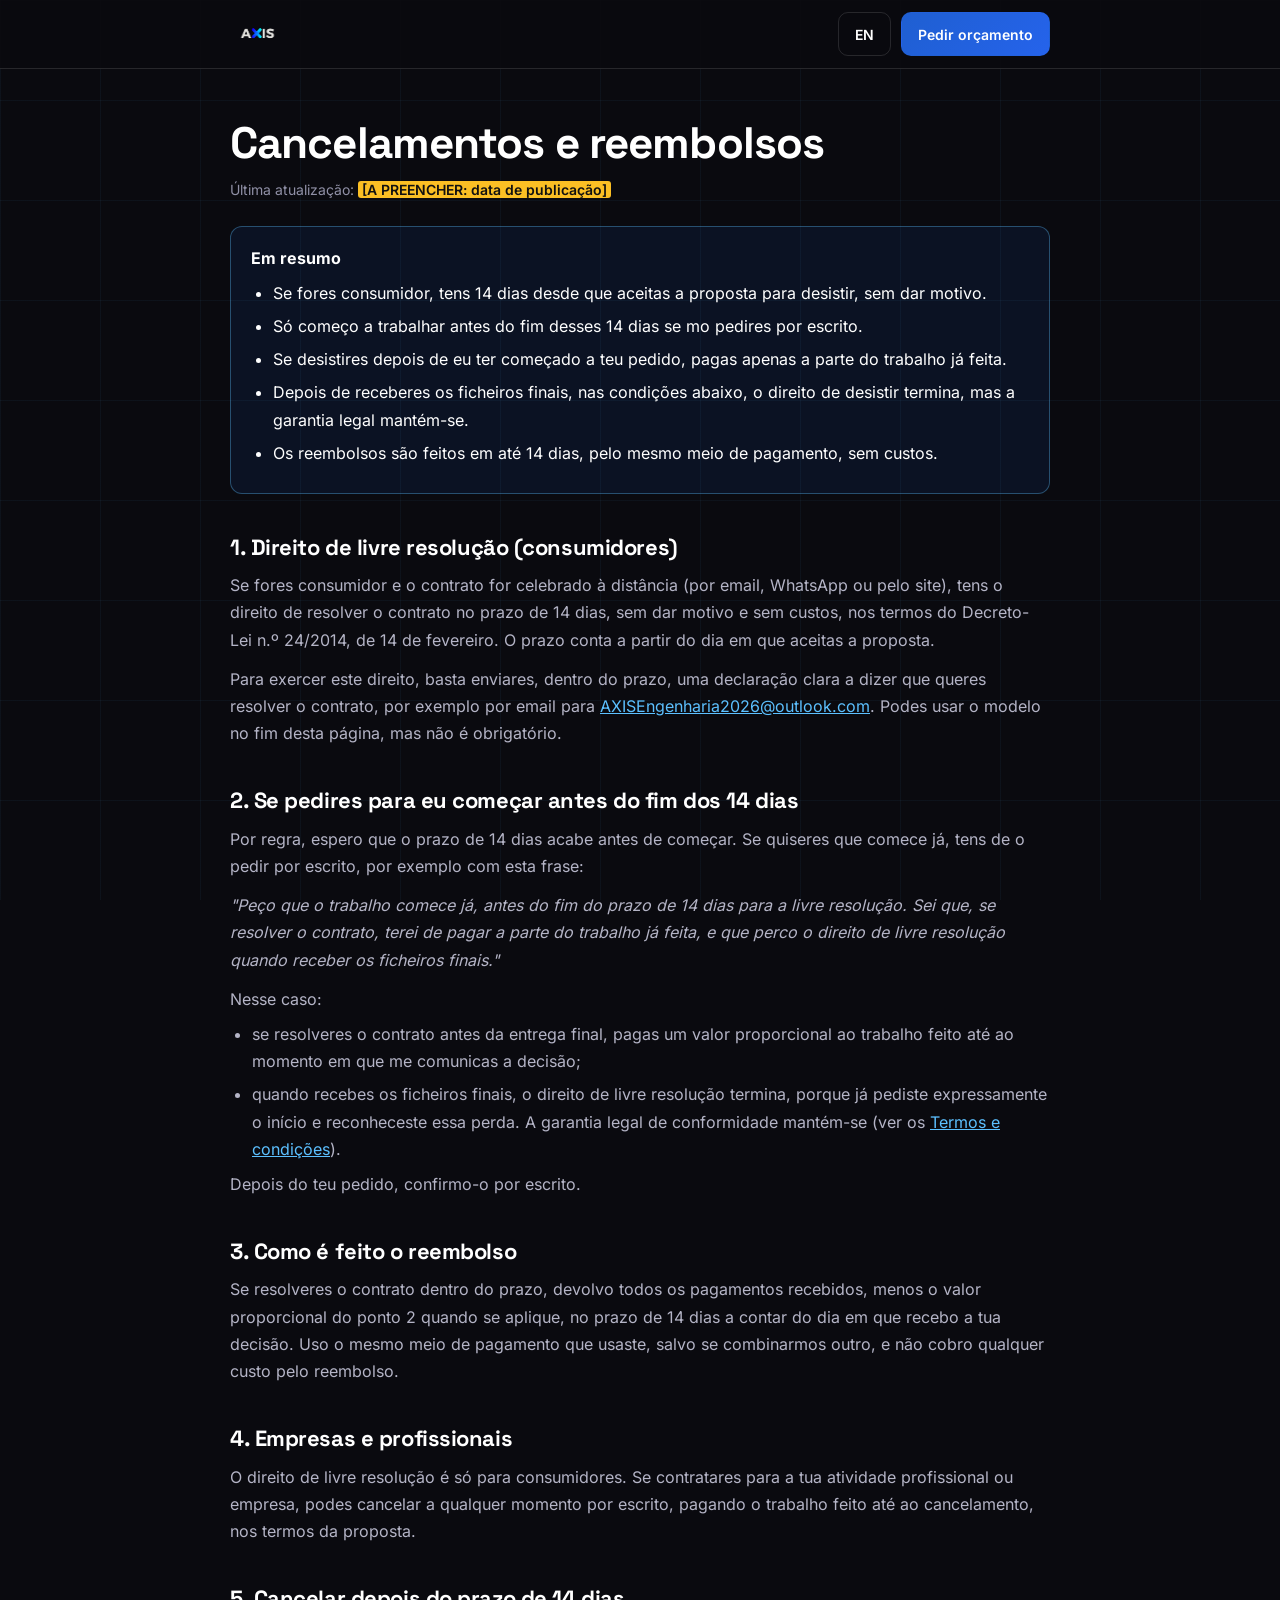
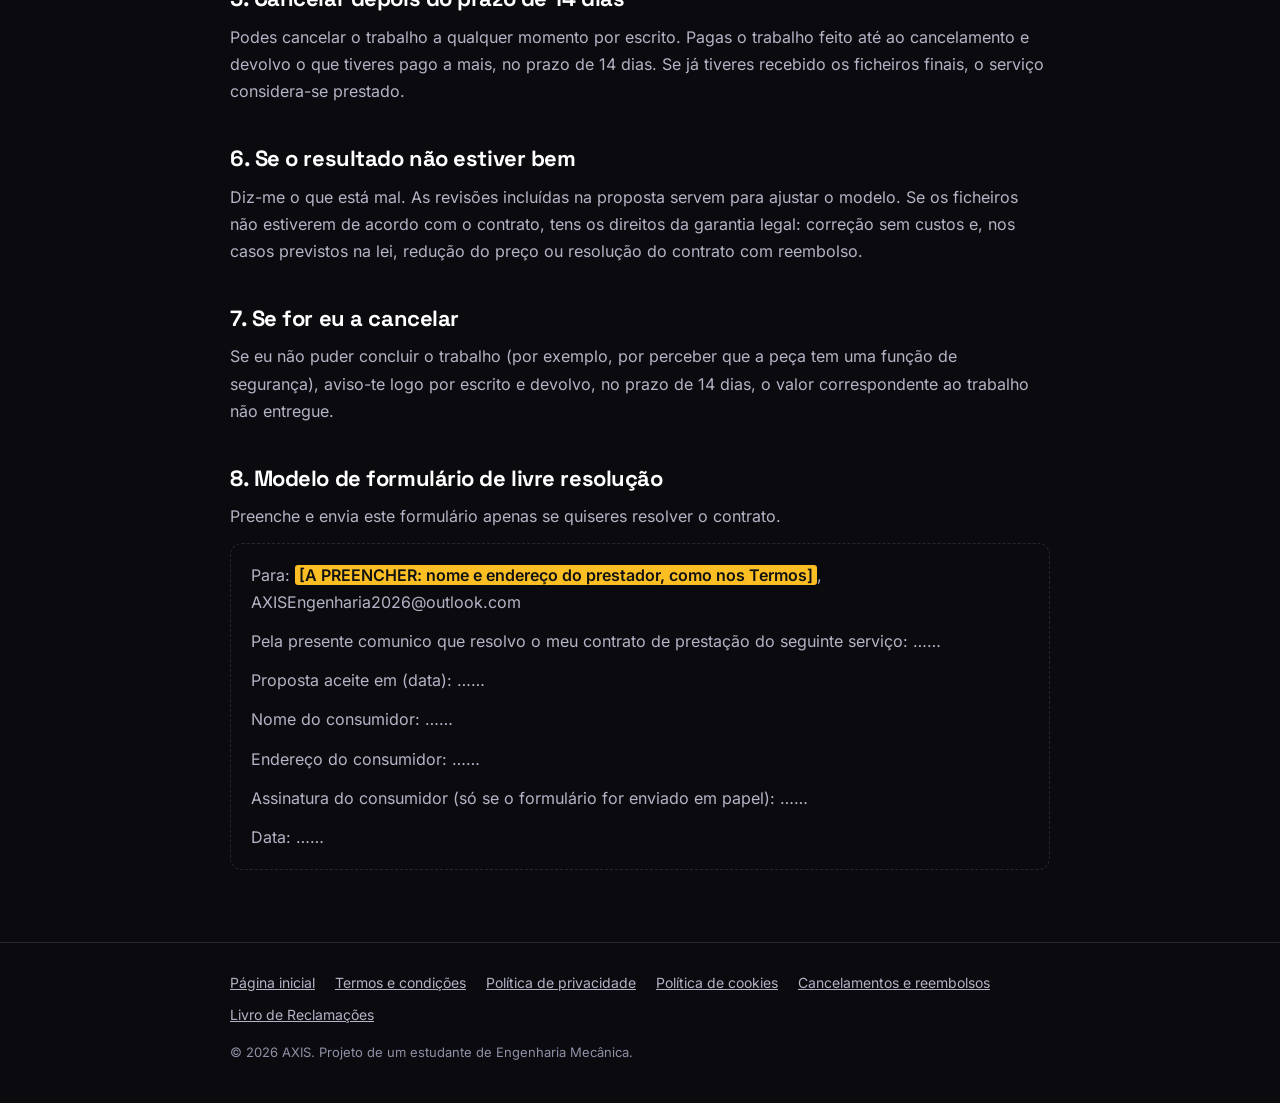
<file: reembolsos.html>
<!DOCTYPE html>
<html lang="pt-PT" data-title-pt="Cancelamentos e reembolsos | AXIS" data-title-en="Cancellations and refunds | AXIS">
<head>
<meta charset="UTF-8">
<meta name="viewport" content="width=device-width, initial-scale=1.0">
<meta name="description" content="Direito de livre resolução, cancelamentos e reembolsos nos serviços da AXIS.">
<meta name="theme-color" content="#0a0a0f">
<link rel="canonical" href="https://carlospereiraaxis.github.io/AXIS2/reembolsos.html">
<title>Cancelamentos e reembolsos | AXIS</title>
<link rel="icon" type="image/png" href="axis-logo.png">
<link rel="stylesheet" href="assets/fonts/fonts.css">
<link rel="stylesheet" href="assets/legal.css">
</head>
<body>
<a class="skip-link" href="#conteudo"><span class="only-pt">Saltar para o conteúdo</span><span class="only-en">Skip to content</span></a>
<header class="legal-header">
<div class="wrap">
<a href="index.html" data-keep-lang><img src="axis-logo.png" alt="AXIS, voltar à página inicial" width="500" height="500"></a>
<div class="legal-header-actions">
<button type="button" class="btn" id="lang-toggle" aria-label="Switch to English" lang="en">EN</button>
<a class="btn btn-primary" href="index.html#contact" data-keep-lang><span class="only-pt">Pedir orçamento</span><span class="only-en">Request a quote</span></a>
</div>
</div>
</header>
<main id="conteudo" tabindex="-1">
<div class="wrap">
<div class="only-pt" lang="pt-PT">
<h1>Cancelamentos e reembolsos</h1>
<p class="updated">Última atualização: <span class="todo">[A PREENCHER: data de publicação]</span></p>

<div class="summary">
<p><strong>Em resumo</strong></p>
<ul>
<li>Se fores consumidor, tens 14 dias desde que aceitas a proposta para desistir, sem dar motivo.</li>
<li>Só começo a trabalhar antes do fim desses 14 dias se mo pedires por escrito.</li>
<li>Se desistires depois de eu ter começado a teu pedido, pagas apenas a parte do trabalho já feita.</li>
<li>Depois de receberes os ficheiros finais, nas condições abaixo, o direito de desistir termina, mas a garantia legal mantém-se.</li>
<li>Os reembolsos são feitos em até 14 dias, pelo mesmo meio de pagamento, sem custos.</li>
</ul>
</div>

<h2 id="livre-resolucao">1. Direito de livre resolução (consumidores)</h2>
<p>Se fores consumidor e o contrato for celebrado à distância (por email, WhatsApp ou pelo site), tens o direito de resolver o contrato no prazo de 14 dias, sem dar motivo e sem custos, nos termos do Decreto-Lei n.º 24/2014, de 14 de fevereiro. O prazo conta a partir do dia em que aceitas a proposta.</p>
<p>Para exercer este direito, basta enviares, dentro do prazo, uma declaração clara a dizer que queres resolver o contrato, por exemplo por email para <a href="mailto:AXISEngenharia2026@outlook.com">AXISEngenharia2026@outlook.com</a>. Podes usar o modelo no fim desta página, mas não é obrigatório.</p>

<h2 id="inicio">2. Se pedires para eu começar antes do fim dos 14 dias</h2>
<p>Por regra, espero que o prazo de 14 dias acabe antes de começar. Se quiseres que comece já, tens de o pedir por escrito, por exemplo com esta frase:</p>
<p><em>"Peço que o trabalho comece já, antes do fim do prazo de 14 dias para a livre resolução. Sei que, se resolver o contrato, terei de pagar a parte do trabalho já feita, e que perco o direito de livre resolução quando receber os ficheiros finais."</em></p>
<p>Nesse caso:</p>
<ul>
<li>se resolveres o contrato antes da entrega final, pagas um valor proporcional ao trabalho feito até ao momento em que me comunicas a decisão;</li>
<li>quando recebes os ficheiros finais, o direito de livre resolução termina, porque já pediste expressamente o início e reconheceste essa perda. A garantia legal de conformidade mantém-se (ver os <a href="termos.html#conformidade" data-keep-lang>Termos e condições</a>).</li>
</ul>
<p>Depois do teu pedido, confirmo-o por escrito.</p>

<h2 id="reembolso">3. Como é feito o reembolso</h2>
<p>Se resolveres o contrato dentro do prazo, devolvo todos os pagamentos recebidos, menos o valor proporcional do ponto 2 quando se aplique, no prazo de 14 dias a contar do dia em que recebo a tua decisão. Uso o mesmo meio de pagamento que usaste, salvo se combinarmos outro, e não cobro qualquer custo pelo reembolso.</p>

<h2 id="empresas">4. Empresas e profissionais</h2>
<p>O direito de livre resolução é só para consumidores. Se contratares para a tua atividade profissional ou empresa, podes cancelar a qualquer momento por escrito, pagando o trabalho feito até ao cancelamento, nos termos da proposta.</p>

<h2 id="cancelar">5. Cancelar depois do prazo de 14 dias</h2>
<p>Podes cancelar o trabalho a qualquer momento por escrito. Pagas o trabalho feito até ao cancelamento e devolvo o que tiveres pago a mais, no prazo de 14 dias. Se já tiveres recebido os ficheiros finais, o serviço considera-se prestado.</p>

<h2 id="problemas">6. Se o resultado não estiver bem</h2>
<p>Diz-me o que está mal. As revisões incluídas na proposta servem para ajustar o modelo. Se os ficheiros não estiverem de acordo com o contrato, tens os direitos da garantia legal: correção sem custos e, nos casos previstos na lei, redução do preço ou resolução do contrato com reembolso.</p>

<h2 id="axis-cancela">7. Se for eu a cancelar</h2>
<p>Se eu não puder concluir o trabalho (por exemplo, por perceber que a peça tem uma função de segurança), aviso-te logo por escrito e devolvo, no prazo de 14 dias, o valor correspondente ao trabalho não entregue.</p>

<h2 id="modelo">8. Modelo de formulário de livre resolução</h2>
<p>Preenche e envia este formulário apenas se quiseres resolver o contrato.</p>
<div class="model-form">
<p>Para: <span class="todo">[A PREENCHER: nome e endereço do prestador, como nos Termos]</span>, AXISEngenharia2026@outlook.com</p>
<p>Pela presente comunico que resolvo o meu contrato de prestação do seguinte serviço: ……</p>
<p>Proposta aceite em (data): ……</p>
<p>Nome do consumidor: ……</p>
<p>Endereço do consumidor: ……</p>
<p>Assinatura do consumidor (só se o formulário for enviado em papel): ……</p>
<p>Data: ……</p>
</div>
</div>
<div class="only-en" lang="en">
<p class="updated"><em>This English version is provided for convenience. If it differs from the Portuguese version, the Portuguese version prevails.</em></p>
<h1>Cancellations and refunds</h1>
<p class="updated">Last updated: <span class="todo">[TO FILL IN: publication date]</span></p>

<div class="summary">
<p><strong>In short</strong></p>
<ul>
<li>If you are a consumer, you have 14 days from accepting the proposal to withdraw, without giving a reason.</li>
<li>I only start work before those 14 days end if you ask me to in writing.</li>
<li>If you withdraw after I started at your request, you only pay for the part of the work already done.</li>
<li>Once you receive the final files, under the conditions below, the right of withdrawal ends, but the legal guarantee remains.</li>
<li>Refunds are made within 14 days, by the same payment method, free of charge.</li>
</ul>
</div>

<h2 id="en-withdrawal">1. Right of withdrawal (consumers)</h2>
<p>If you are a consumer and the contract is concluded at a distance (by email, WhatsApp or through the site), you have the right to withdraw from the contract within 14 days, without giving a reason and at no cost, under Portuguese Decree-Law 24/2014 of 14 February. The period runs from the day you accept the proposal.</p>
<p>To exercise this right, send a clear statement within the period saying that you want to withdraw, for example by email to <a href="mailto:AXISEngenharia2026@outlook.com">AXISEngenharia2026@outlook.com</a>. You can use the model form at the end of this page, but it is not required.</p>

<h2 id="en-start">2. If you ask me to start before the 14 days end</h2>
<p>As a rule, I wait until the 14 days are over before starting. If you want me to start straight away, you must ask in writing, for example with this sentence:</p>
<p><em>"I ask that the work start now, before the 14-day withdrawal period ends. I understand that if I withdraw I will have to pay for the part of the work already done, and that I lose the right of withdrawal once I receive the final files."</em></p>
<p>In that case:</p>
<ul>
<li>if you withdraw before final delivery, you pay an amount proportional to the work done up to the moment you tell me;</li>
<li>once you receive the final files, the right of withdrawal ends, because you expressly asked for the work to start and acknowledged that loss. The legal guarantee of conformity remains (see the <a href="termos.html#en-conformity" data-keep-lang>Terms and conditions</a>).</li>
</ul>
<p>I confirm your request in writing.</p>

<h2 id="en-refund">3. How refunds are made</h2>
<p>If you withdraw within the period, I refund all payments received, minus the proportional amount in section 2 where it applies, within 14 days of the day I receive your decision. I use the same payment method you used, unless we agree otherwise, and I don't charge anything for the refund.</p>

<h2 id="en-business">4. Businesses and professionals</h2>
<p>The right of withdrawal is only for consumers. If you hire me for your business or profession, you can cancel at any time in writing, paying for the work done up to cancellation, under the proposal.</p>

<h2 id="en-cancel">5. Cancelling after the 14 days</h2>
<p>You can cancel the work at any time in writing. You pay for the work done up to cancellation and I refund any overpayment within 14 days. If you have already received the final files, the service is considered provided.</p>

<h2 id="en-problems">6. If the result isn't right</h2>
<p>Tell me what's wrong. The revisions included in the proposal are there to adjust the model. If the files don't conform with the contract, you have your legal guarantee rights: free correction and, in the cases provided by law, a price reduction or termination with a refund.</p>

<h2 id="en-axis-cancels">7. If I cancel</h2>
<p>If I can't complete the work (for example, because I realise the part has a safety function), I tell you straight away in writing and refund, within 14 days, the amount for the work not delivered.</p>

<h2 id="en-model">8. Model withdrawal form</h2>
<p>Complete and return this form only if you wish to withdraw from the contract.</p>
<div class="model-form">
<p>To: <span class="todo">[TO FILL IN: provider's name and address, as in the Terms]</span>, AXISEngenharia2026@outlook.com</p>
<p>I hereby give notice that I withdraw from my contract for the provision of the following service: ……</p>
<p>Proposal accepted on (date): ……</p>
<p>Name of consumer: ……</p>
<p>Address of consumer: ……</p>
<p>Signature of consumer (only if this form is sent on paper): ……</p>
<p>Date: ……</p>
</div>
</div>
</div>
</main>
<footer class="legal-footer">
<div class="wrap">
<nav aria-label="Informação legal / Legal information">
<a href="index.html" data-keep-lang><span class="only-pt">Página inicial</span><span class="only-en">Home</span></a>
<a href="termos.html" data-keep-lang><span class="only-pt">Termos e condições</span><span class="only-en">Terms and conditions</span></a>
<a href="privacidade.html" data-keep-lang><span class="only-pt">Política de privacidade</span><span class="only-en">Privacy policy</span></a>
<a href="cookies.html" data-keep-lang><span class="only-pt">Política de cookies</span><span class="only-en">Cookie policy</span></a>
<a href="reembolsos.html" data-keep-lang><span class="only-pt">Cancelamentos e reembolsos</span><span class="only-en">Cancellations and refunds</span></a>
<a href="https://www.livroreclamacoes.pt/Inicio/" target="_blank" rel="noopener">Livro de Reclamações<span class="sr-only"> (abre numa nova janela / opens in a new window)</span></a>
</nav>
<p>© 2026 AXIS. <span class="only-pt">Projeto de um estudante de Engenharia Mecânica.</span><span class="only-en">A Mechanical Engineering student's project.</span></p>
</div>
</footer>
<script src="assets/legal.js"></script>
</body>
</html>
</file>
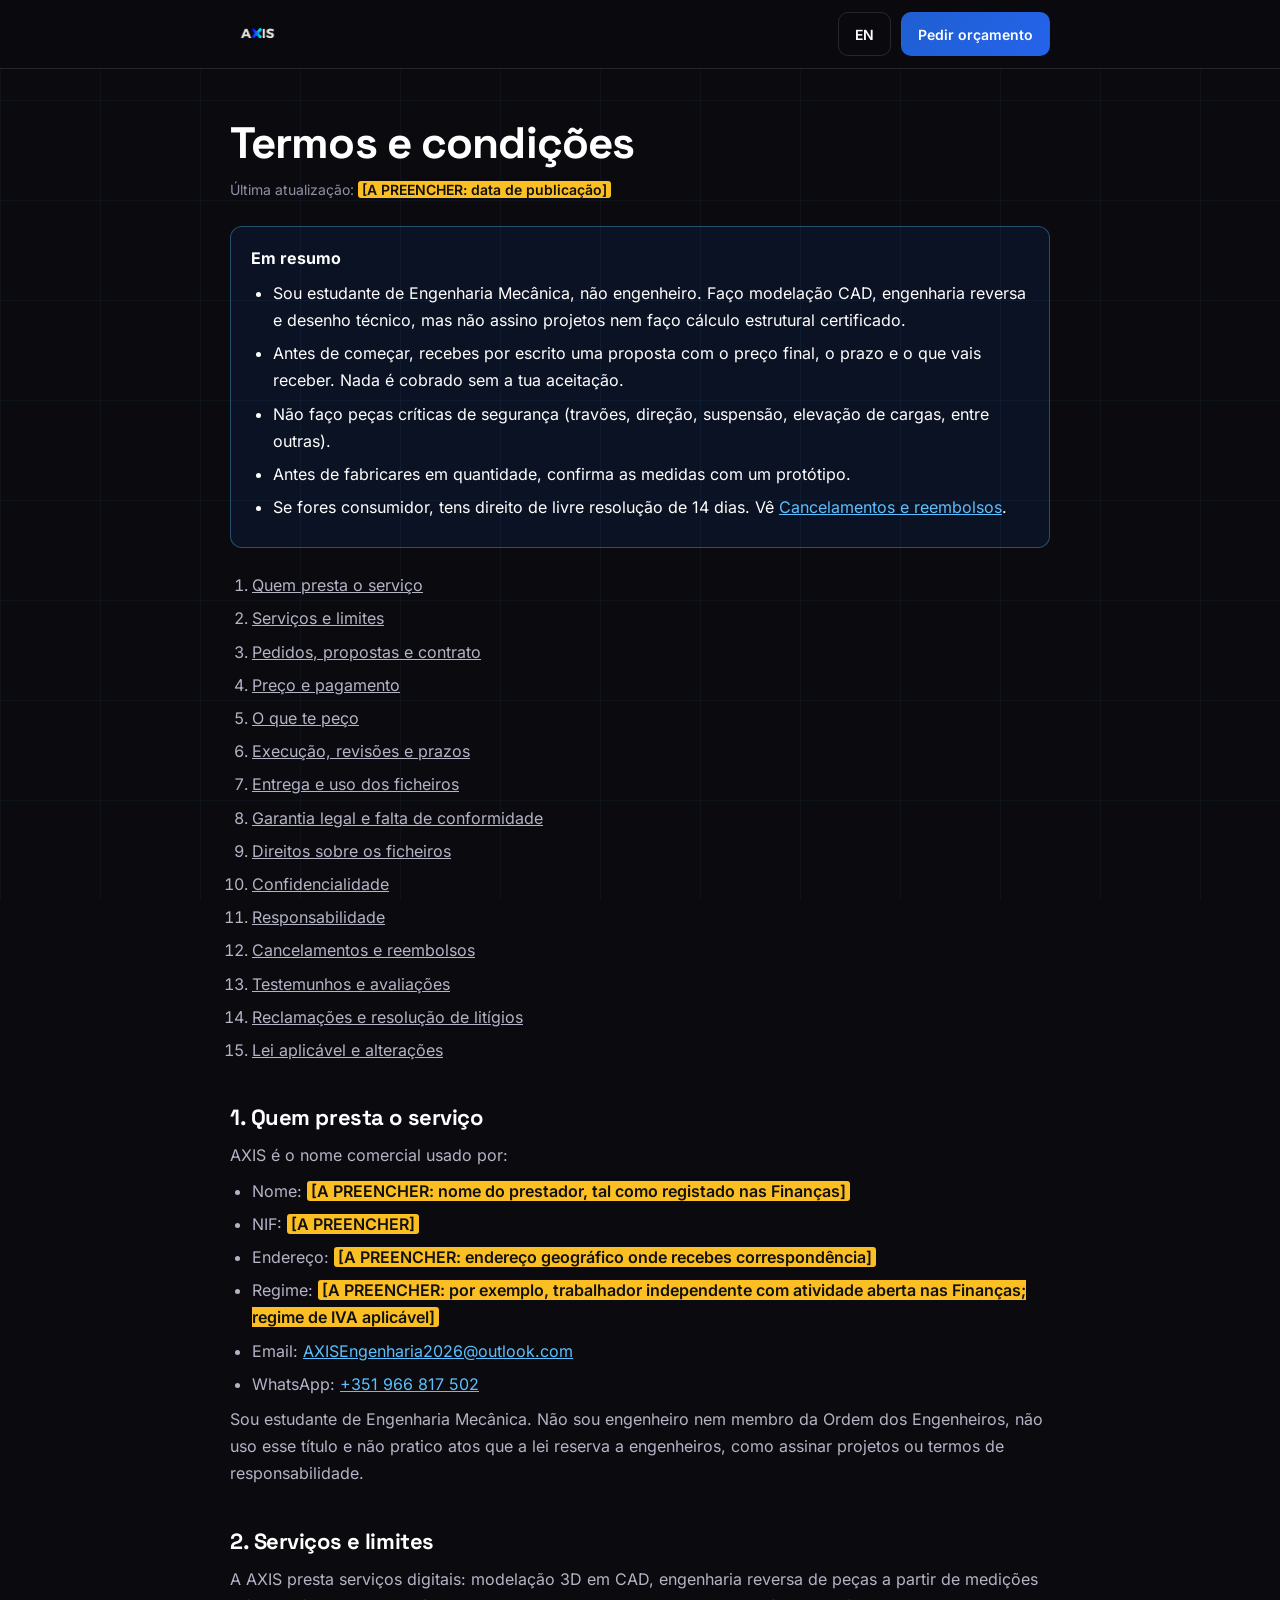
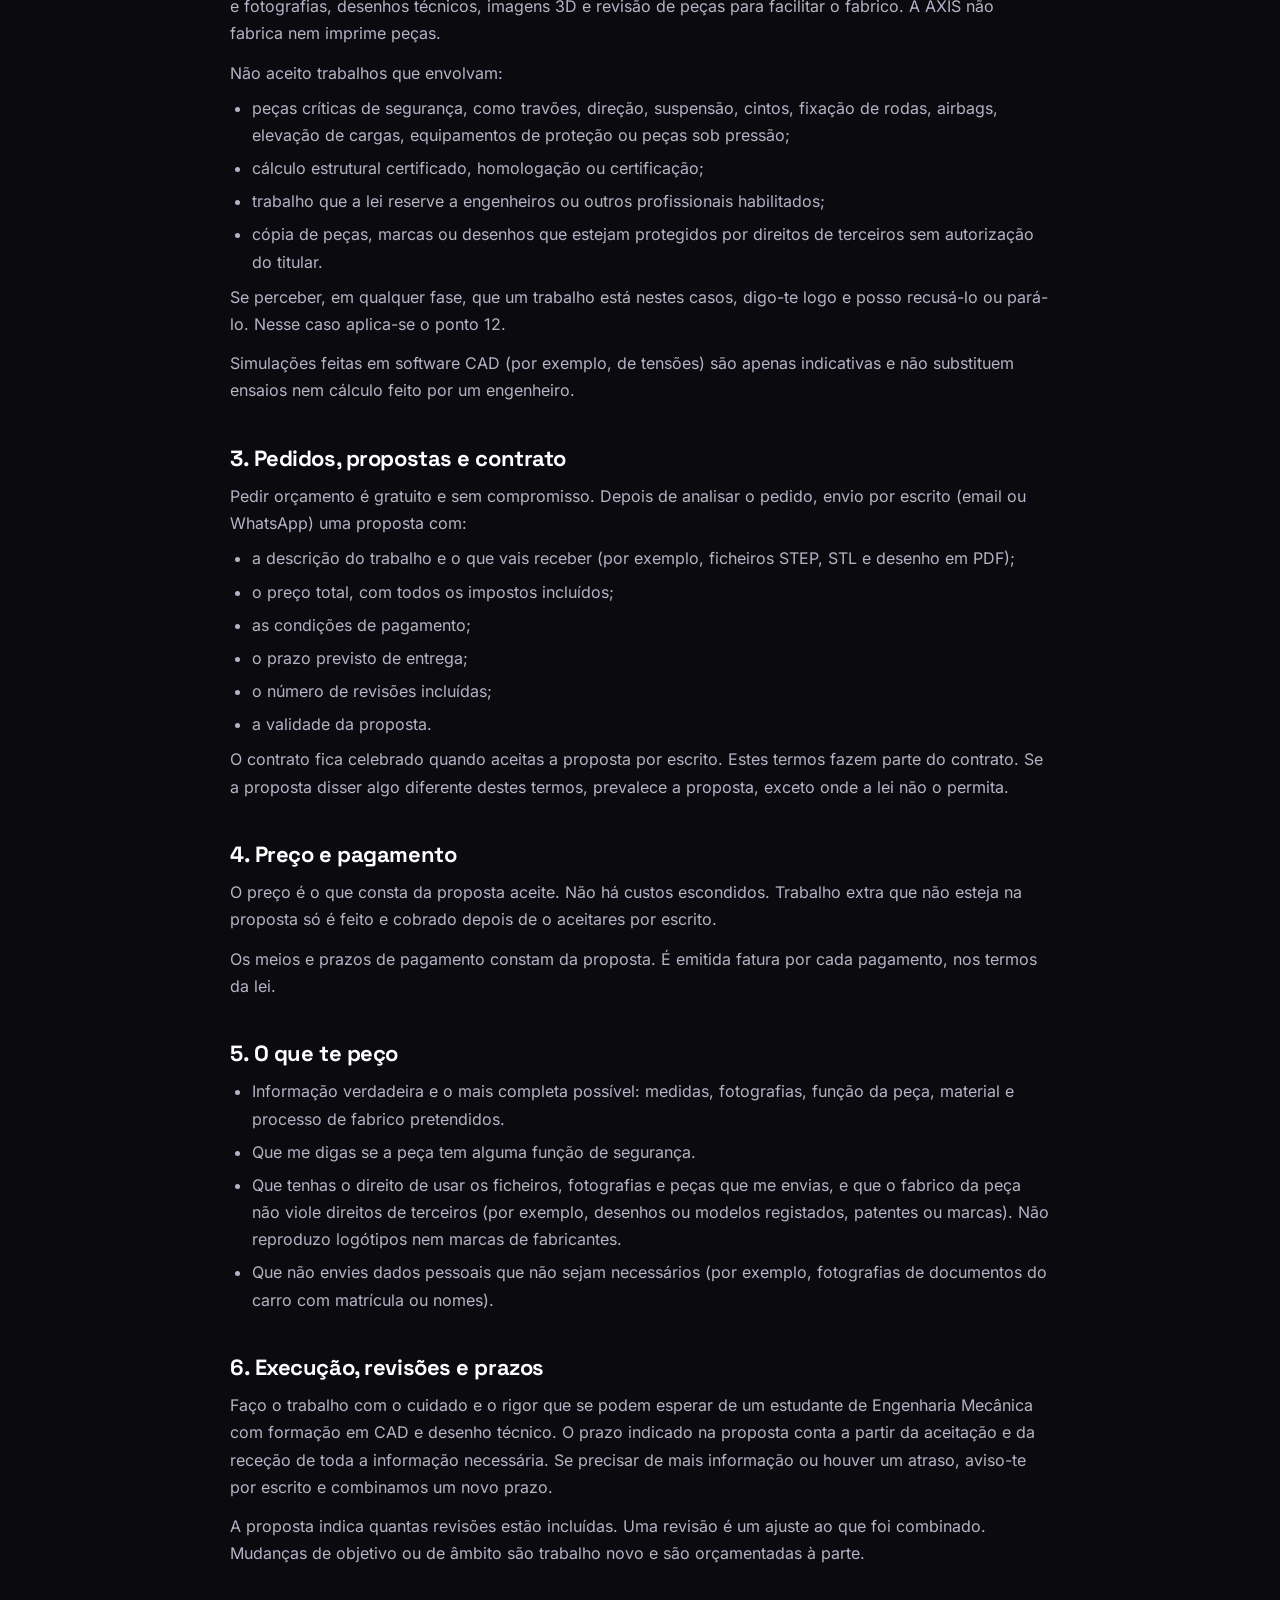
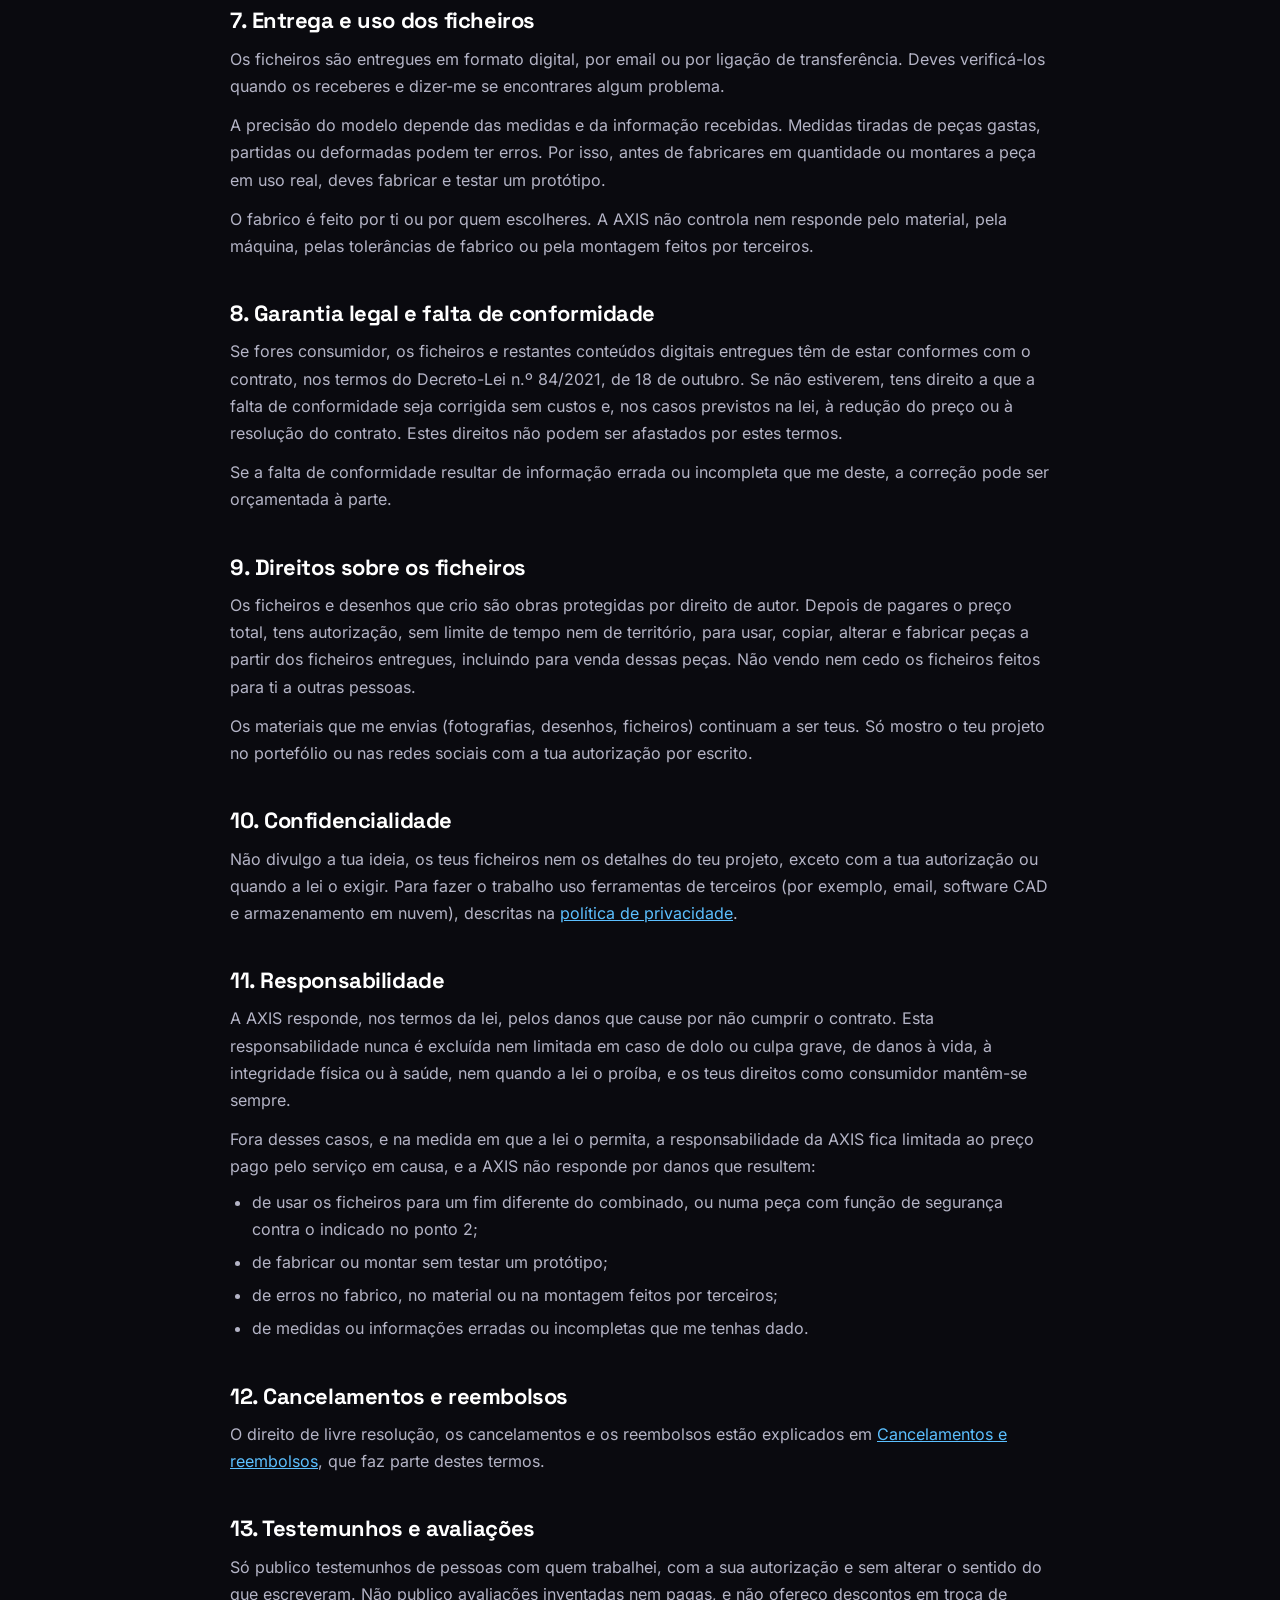
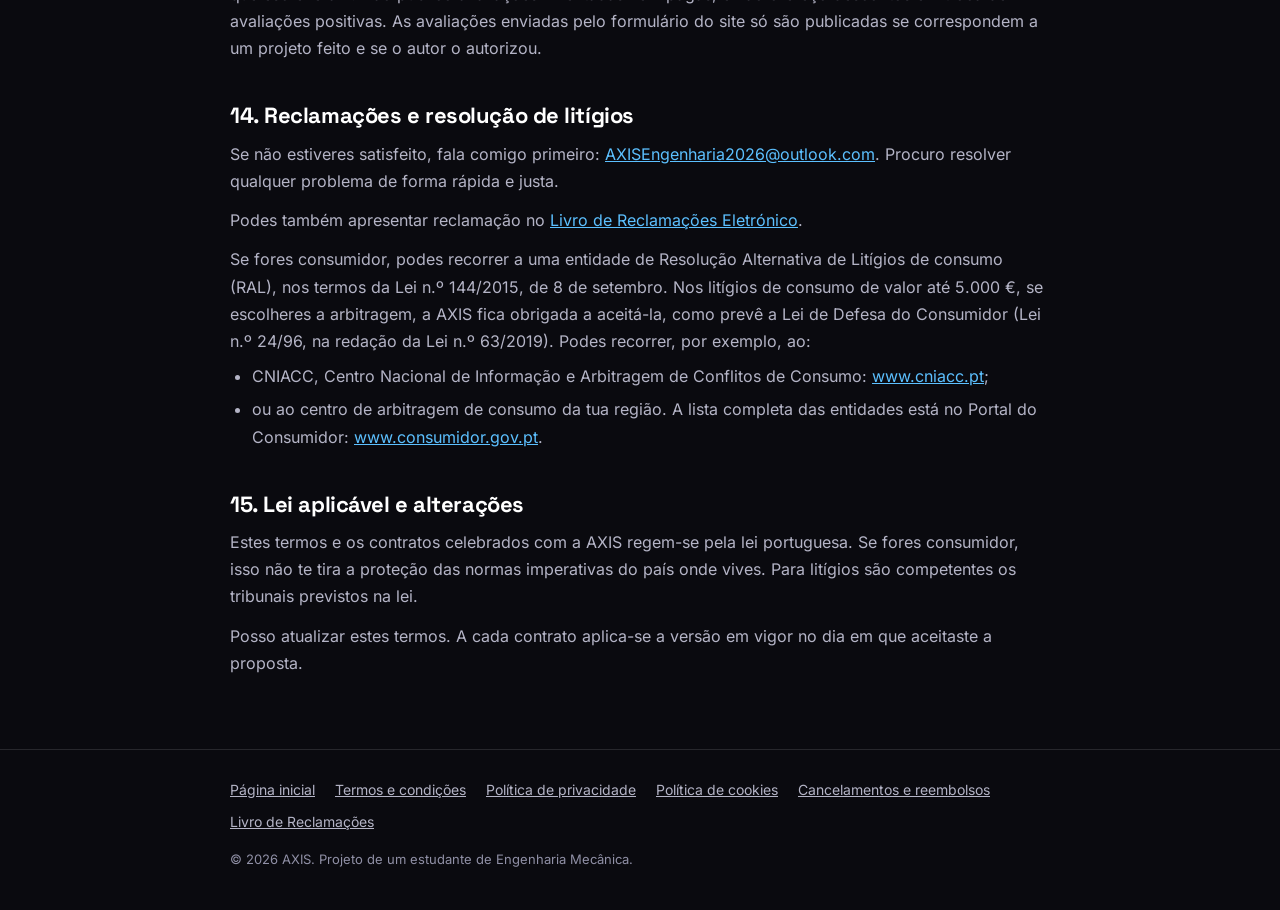
<file: termos.html>
<!DOCTYPE html>
<html lang="pt-PT" data-title-pt="Termos e condições | AXIS" data-title-en="Terms and conditions | AXIS">
<head>
<meta charset="UTF-8">
<meta name="viewport" content="width=device-width, initial-scale=1.0">
<meta name="description" content="Termos e condições dos serviços de modelação CAD, engenharia reversa e desenho técnico da AXIS.">
<meta name="theme-color" content="#0a0a0f">
<link rel="canonical" href="https://carlospereiraaxis.github.io/AXIS2/termos.html">
<title>Termos e condições | AXIS</title>
<link rel="icon" type="image/png" href="axis-logo.png">
<link rel="stylesheet" href="assets/fonts/fonts.css">
<link rel="stylesheet" href="assets/legal.css">
</head>
<body>
<a class="skip-link" href="#conteudo"><span class="only-pt">Saltar para o conteúdo</span><span class="only-en">Skip to content</span></a>
<header class="legal-header">
<div class="wrap">
<a href="index.html" data-keep-lang><img src="axis-logo.png" alt="AXIS, voltar à página inicial" width="500" height="500"></a>
<div class="legal-header-actions">
<button type="button" class="btn" id="lang-toggle" aria-label="Switch to English" lang="en">EN</button>
<a class="btn btn-primary" href="index.html#contact" data-keep-lang><span class="only-pt">Pedir orçamento</span><span class="only-en">Request a quote</span></a>
</div>
</div>
</header>
<main id="conteudo" tabindex="-1">
<div class="wrap">
<div class="only-pt" lang="pt-PT">
<h1>Termos e condições</h1>
<p class="updated">Última atualização: <span class="todo">[A PREENCHER: data de publicação]</span></p>

<div class="summary">
<p><strong>Em resumo</strong></p>
<ul>
<li>Sou estudante de Engenharia Mecânica, não engenheiro. Faço modelação CAD, engenharia reversa e desenho técnico, mas não assino projetos nem faço cálculo estrutural certificado.</li>
<li>Antes de começar, recebes por escrito uma proposta com o preço final, o prazo e o que vais receber. Nada é cobrado sem a tua aceitação.</li>
<li>Não faço peças críticas de segurança (travões, direção, suspensão, elevação de cargas, entre outras).</li>
<li>Antes de fabricares em quantidade, confirma as medidas com um protótipo.</li>
<li>Se fores consumidor, tens direito de livre resolução de 14 dias. Vê <a href="reembolsos.html" data-keep-lang>Cancelamentos e reembolsos</a>.</li>
</ul>
</div>

<nav class="toc" aria-label="Índice">
<ol>
<li><a href="#prestador">Quem presta o serviço</a></li>
<li><a href="#servicos">Serviços e limites</a></li>
<li><a href="#propostas">Pedidos, propostas e contrato</a></li>
<li><a href="#preco">Preço e pagamento</a></li>
<li><a href="#cliente">O que te peço</a></li>
<li><a href="#execucao">Execução, revisões e prazos</a></li>
<li><a href="#entrega">Entrega e uso dos ficheiros</a></li>
<li><a href="#conformidade">Garantia legal e falta de conformidade</a></li>
<li><a href="#direitos">Direitos sobre os ficheiros</a></li>
<li><a href="#confidencialidade">Confidencialidade</a></li>
<li><a href="#responsabilidade">Responsabilidade</a></li>
<li><a href="#cancelamento">Cancelamentos e reembolsos</a></li>
<li><a href="#testemunhos">Testemunhos e avaliações</a></li>
<li><a href="#reclamacoes">Reclamações e resolução de litígios</a></li>
<li><a href="#lei">Lei aplicável e alterações</a></li>
</ol>
</nav>

<h2 id="prestador">1. Quem presta o serviço</h2>
<p>AXIS é o nome comercial usado por:</p>
<ul>
<li>Nome: <span class="todo">[A PREENCHER: nome do prestador, tal como registado nas Finanças]</span></li>
<li>NIF: <span class="todo">[A PREENCHER]</span></li>
<li>Endereço: <span class="todo">[A PREENCHER: endereço geográfico onde recebes correspondência]</span></li>
<li>Regime: <span class="todo">[A PREENCHER: por exemplo, trabalhador independente com atividade aberta nas Finanças; regime de IVA aplicável]</span></li>
<li>Email: <a href="mailto:AXISEngenharia2026@outlook.com">AXISEngenharia2026@outlook.com</a></li>
<li>WhatsApp: <a href="https://wa.me/351966817502" target="_blank" rel="noopener">+351 966 817 502<span class="sr-only"> (abre numa nova janela)</span></a></li>
</ul>
<p>Sou estudante de Engenharia Mecânica. Não sou engenheiro nem membro da Ordem dos Engenheiros, não uso esse título e não pratico atos que a lei reserva a engenheiros, como assinar projetos ou termos de responsabilidade.</p>

<h2 id="servicos">2. Serviços e limites</h2>
<p>A AXIS presta serviços digitais: modelação 3D em CAD, engenharia reversa de peças a partir de medições e fotografias, desenhos técnicos, imagens 3D e revisão de peças para facilitar o fabrico. A AXIS não fabrica nem imprime peças.</p>
<p>Não aceito trabalhos que envolvam:</p>
<ul>
<li>peças críticas de segurança, como travões, direção, suspensão, cintos, fixação de rodas, airbags, elevação de cargas, equipamentos de proteção ou peças sob pressão;</li>
<li>cálculo estrutural certificado, homologação ou certificação;</li>
<li>trabalho que a lei reserve a engenheiros ou outros profissionais habilitados;</li>
<li>cópia de peças, marcas ou desenhos que estejam protegidos por direitos de terceiros sem autorização do titular.</li>
</ul>
<p>Se perceber, em qualquer fase, que um trabalho está nestes casos, digo-te logo e posso recusá-lo ou pará-lo. Nesse caso aplica-se o ponto 12.</p>
<p>Simulações feitas em software CAD (por exemplo, de tensões) são apenas indicativas e não substituem ensaios nem cálculo feito por um engenheiro.</p>

<h2 id="propostas">3. Pedidos, propostas e contrato</h2>
<p>Pedir orçamento é gratuito e sem compromisso. Depois de analisar o pedido, envio por escrito (email ou WhatsApp) uma proposta com:</p>
<ul>
<li>a descrição do trabalho e o que vais receber (por exemplo, ficheiros STEP, STL e desenho em PDF);</li>
<li>o preço total, com todos os impostos incluídos;</li>
<li>as condições de pagamento;</li>
<li>o prazo previsto de entrega;</li>
<li>o número de revisões incluídas;</li>
<li>a validade da proposta.</li>
</ul>
<p>O contrato fica celebrado quando aceitas a proposta por escrito. Estes termos fazem parte do contrato. Se a proposta disser algo diferente destes termos, prevalece a proposta, exceto onde a lei não o permita.</p>

<h2 id="preco">4. Preço e pagamento</h2>
<p>O preço é o que consta da proposta aceite. Não há custos escondidos. Trabalho extra que não esteja na proposta só é feito e cobrado depois de o aceitares por escrito.</p>
<p>Os meios e prazos de pagamento constam da proposta. É emitida fatura por cada pagamento, nos termos da lei.</p>

<h2 id="cliente">5. O que te peço</h2>
<ul>
<li>Informação verdadeira e o mais completa possível: medidas, fotografias, função da peça, material e processo de fabrico pretendidos.</li>
<li>Que me digas se a peça tem alguma função de segurança.</li>
<li>Que tenhas o direito de usar os ficheiros, fotografias e peças que me envias, e que o fabrico da peça não viole direitos de terceiros (por exemplo, desenhos ou modelos registados, patentes ou marcas). Não reproduzo logótipos nem marcas de fabricantes.</li>
<li>Que não envies dados pessoais que não sejam necessários (por exemplo, fotografias de documentos do carro com matrícula ou nomes).</li>
</ul>

<h2 id="execucao">6. Execução, revisões e prazos</h2>
<p>Faço o trabalho com o cuidado e o rigor que se podem esperar de um estudante de Engenharia Mecânica com formação em CAD e desenho técnico. O prazo indicado na proposta conta a partir da aceitação e da receção de toda a informação necessária. Se precisar de mais informação ou houver um atraso, aviso-te por escrito e combinamos um novo prazo.</p>
<p>A proposta indica quantas revisões estão incluídas. Uma revisão é um ajuste ao que foi combinado. Mudanças de objetivo ou de âmbito são trabalho novo e são orçamentadas à parte.</p>

<h2 id="entrega">7. Entrega e uso dos ficheiros</h2>
<p>Os ficheiros são entregues em formato digital, por email ou por ligação de transferência. Deves verificá-los quando os receberes e dizer-me se encontrares algum problema.</p>
<p>A precisão do modelo depende das medidas e da informação recebidas. Medidas tiradas de peças gastas, partidas ou deformadas podem ter erros. Por isso, antes de fabricares em quantidade ou montares a peça em uso real, deves fabricar e testar um protótipo.</p>
<p>O fabrico é feito por ti ou por quem escolheres. A AXIS não controla nem responde pelo material, pela máquina, pelas tolerâncias de fabrico ou pela montagem feitos por terceiros.</p>

<h2 id="conformidade">8. Garantia legal e falta de conformidade</h2>
<p>Se fores consumidor, os ficheiros e restantes conteúdos digitais entregues têm de estar conformes com o contrato, nos termos do Decreto-Lei n.º 84/2021, de 18 de outubro. Se não estiverem, tens direito a que a falta de conformidade seja corrigida sem custos e, nos casos previstos na lei, à redução do preço ou à resolução do contrato. Estes direitos não podem ser afastados por estes termos.</p>
<p>Se a falta de conformidade resultar de informação errada ou incompleta que me deste, a correção pode ser orçamentada à parte.</p>

<h2 id="direitos">9. Direitos sobre os ficheiros</h2>
<p>Os ficheiros e desenhos que crio são obras protegidas por direito de autor. Depois de pagares o preço total, tens autorização, sem limite de tempo nem de território, para usar, copiar, alterar e fabricar peças a partir dos ficheiros entregues, incluindo para venda dessas peças. Não vendo nem cedo os ficheiros feitos para ti a outras pessoas.</p>
<p>Os materiais que me envias (fotografias, desenhos, ficheiros) continuam a ser teus. Só mostro o teu projeto no portefólio ou nas redes sociais com a tua autorização por escrito.</p>

<h2 id="confidencialidade">10. Confidencialidade</h2>
<p>Não divulgo a tua ideia, os teus ficheiros nem os detalhes do teu projeto, exceto com a tua autorização ou quando a lei o exigir. Para fazer o trabalho uso ferramentas de terceiros (por exemplo, email, software CAD e armazenamento em nuvem), descritas na <a href="privacidade.html" data-keep-lang>política de privacidade</a>.</p>

<h2 id="responsabilidade">11. Responsabilidade</h2>
<p>A AXIS responde, nos termos da lei, pelos danos que cause por não cumprir o contrato. Esta responsabilidade nunca é excluída nem limitada em caso de dolo ou culpa grave, de danos à vida, à integridade física ou à saúde, nem quando a lei o proíba, e os teus direitos como consumidor mantêm-se sempre.</p>
<p>Fora desses casos, e na medida em que a lei o permita, a responsabilidade da AXIS fica limitada ao preço pago pelo serviço em causa, e a AXIS não responde por danos que resultem:</p>
<ul>
<li>de usar os ficheiros para um fim diferente do combinado, ou numa peça com função de segurança contra o indicado no ponto 2;</li>
<li>de fabricar ou montar sem testar um protótipo;</li>
<li>de erros no fabrico, no material ou na montagem feitos por terceiros;</li>
<li>de medidas ou informações erradas ou incompletas que me tenhas dado.</li>
</ul>

<h2 id="cancelamento">12. Cancelamentos e reembolsos</h2>
<p>O direito de livre resolução, os cancelamentos e os reembolsos estão explicados em <a href="reembolsos.html" data-keep-lang>Cancelamentos e reembolsos</a>, que faz parte destes termos.</p>

<h2 id="testemunhos">13. Testemunhos e avaliações</h2>
<p>Só publico testemunhos de pessoas com quem trabalhei, com a sua autorização e sem alterar o sentido do que escreveram. Não publico avaliações inventadas nem pagas, e não ofereço descontos em troca de avaliações positivas. As avaliações enviadas pelo formulário do site só são publicadas se correspondem a um projeto feito e se o autor o autorizou.</p>

<h2 id="reclamacoes">14. Reclamações e resolução de litígios</h2>
<p>Se não estiveres satisfeito, fala comigo primeiro: <a href="mailto:AXISEngenharia2026@outlook.com">AXISEngenharia2026@outlook.com</a>. Procuro resolver qualquer problema de forma rápida e justa.</p>
<p>Podes também apresentar reclamação no <a href="https://www.livroreclamacoes.pt/Inicio/" target="_blank" rel="noopener">Livro de Reclamações Eletrónico<span class="sr-only"> (abre numa nova janela)</span></a>.</p>
<p>Se fores consumidor, podes recorrer a uma entidade de Resolução Alternativa de Litígios de consumo (RAL), nos termos da Lei n.º 144/2015, de 8 de setembro. Nos litígios de consumo de valor até 5.000 €, se escolheres a arbitragem, a AXIS fica obrigada a aceitá-la, como prevê a Lei de Defesa do Consumidor (Lei n.º 24/96, na redação da Lei n.º 63/2019). Podes recorrer, por exemplo, ao:</p>
<ul>
<li>CNIACC, Centro Nacional de Informação e Arbitragem de Conflitos de Consumo: <a href="https://www.cniacc.pt" target="_blank" rel="noopener">www.cniacc.pt<span class="sr-only"> (abre numa nova janela)</span></a>;</li>
<li>ou ao centro de arbitragem de consumo da tua região. A lista completa das entidades está no Portal do Consumidor: <a href="https://www.consumidor.gov.pt" target="_blank" rel="noopener">www.consumidor.gov.pt<span class="sr-only"> (abre numa nova janela)</span></a>.</li>
</ul>

<h2 id="lei">15. Lei aplicável e alterações</h2>
<p>Estes termos e os contratos celebrados com a AXIS regem-se pela lei portuguesa. Se fores consumidor, isso não te tira a proteção das normas imperativas do país onde vives. Para litígios são competentes os tribunais previstos na lei.</p>
<p>Posso atualizar estes termos. A cada contrato aplica-se a versão em vigor no dia em que aceitaste a proposta.</p>
</div>
<div class="only-en" lang="en">
<p class="updated"><em>This English version is provided for convenience. If it differs from the Portuguese version, the Portuguese version prevails.</em></p>
<h1>Terms and conditions</h1>
<p class="updated">Last updated: <span class="todo">[TO FILL IN: publication date]</span></p>

<div class="summary">
<p><strong>In short</strong></p>
<ul>
<li>I'm a Mechanical Engineering student, not an engineer. I do CAD modeling, reverse engineering and technical drawing, but I don't sign off projects or do certified structural calculations.</li>
<li>Before starting, you get a written proposal with the final price, the deadline and what you will receive. Nothing is charged without your acceptance.</li>
<li>I don't design safety-critical parts (brakes, steering, suspension, lifting equipment, among others).</li>
<li>Before manufacturing in quantity, confirm the dimensions with a prototype.</li>
<li>If you are a consumer, you have a 14-day right of withdrawal. See <a href="reembolsos.html" data-keep-lang>Cancellations and refunds</a>.</li>
</ul>
</div>

<nav class="toc" aria-label="Contents">
<ol>
<li><a href="#en-provider">Who provides the service</a></li>
<li><a href="#en-services">Services and limits</a></li>
<li><a href="#en-proposals">Requests, proposals and contract</a></li>
<li><a href="#en-price">Price and payment</a></li>
<li><a href="#en-client">What I ask of you</a></li>
<li><a href="#en-work">Work, revisions and deadlines</a></li>
<li><a href="#en-delivery">Delivery and use of the files</a></li>
<li><a href="#en-conformity">Legal guarantee and lack of conformity</a></li>
<li><a href="#en-rights">Rights in the files</a></li>
<li><a href="#en-confidentiality">Confidentiality</a></li>
<li><a href="#en-liability">Liability</a></li>
<li><a href="#en-cancel">Cancellations and refunds</a></li>
<li><a href="#en-reviews">Testimonials and reviews</a></li>
<li><a href="#en-complaints">Complaints and dispute resolution</a></li>
<li><a href="#en-law">Governing law and changes</a></li>
</ol>
</nav>

<h2 id="en-provider">1. Who provides the service</h2>
<p>AXIS is the trading name used by:</p>
<ul>
<li>Name: <span class="todo">[TO FILL IN]</span></li>
<li>Portuguese tax number (NIF): <span class="todo">[TO FILL IN]</span></li>
<li>Address: <span class="todo">[TO FILL IN]</span></li>
<li>Status: <span class="todo">[TO FILL IN]</span></li>
<li>Email: <a href="mailto:AXISEngenharia2026@outlook.com">AXISEngenharia2026@outlook.com</a></li>
<li>WhatsApp: <a href="https://wa.me/351966817502" target="_blank" rel="noopener">+351 966 817 502<span class="sr-only"> (opens in a new window)</span></a></li>
</ul>
<p>I am a Mechanical Engineering student. I am not an engineer or a member of the Portuguese Order of Engineers, I don't use that title and I don't perform acts that the law reserves for engineers, such as signing off projects or statements of responsibility.</p>

<h2 id="en-services">2. Services and limits</h2>
<p>AXIS provides digital services: 3D CAD modeling, reverse engineering of parts from measurements and photos, technical drawings, 3D images and design-for-manufacturing reviews. AXIS does not manufacture or print parts.</p>
<p>I don't accept work involving:</p>
<ul>
<li>safety-critical parts, such as brakes, steering, suspension, seat belts, wheel fastening, airbags, lifting equipment, protective equipment or pressurised parts;</li>
<li>certified structural calculations, type approval or certification;</li>
<li>work that the law reserves for engineers or other licensed professionals;</li>
<li>copying parts, trademarks or designs protected by third-party rights without the owner's permission.</li>
</ul>
<p>If at any stage I realise a job falls into these cases, I will tell you straight away and may decline or stop it. Section 12 then applies.</p>
<p>Simulations run in CAD software (for example, stress simulations) are indicative only and do not replace testing or calculations by an engineer.</p>

<h2 id="en-proposals">3. Requests, proposals and contract</h2>
<p>Requesting a quote is free and without obligation. After reviewing the request, I send a written proposal (email or WhatsApp) with:</p>
<ul>
<li>a description of the work and what you will receive (for example, STEP and STL files and a PDF drawing);</li>
<li>the total price, all taxes included;</li>
<li>payment terms;</li>
<li>the expected delivery date;</li>
<li>the number of revisions included;</li>
<li>how long the proposal is valid.</li>
</ul>
<p>The contract is concluded when you accept the proposal in writing. These terms form part of the contract. If the proposal says something different from these terms, the proposal prevails, except where the law does not allow it.</p>

<h2 id="en-price">4. Price and payment</h2>
<p>The price is the one in the accepted proposal. There are no hidden costs. Extra work not in the proposal is only done and charged after you accept it in writing.</p>
<p>Payment methods and deadlines are set out in the proposal. An invoice is issued for every payment, as required by law.</p>

<h2 id="en-client">5. What I ask of you</h2>
<ul>
<li>Accurate and complete information: measurements, photos, what the part does, intended material and manufacturing process.</li>
<li>Tell me if the part has any safety function.</li>
<li>Make sure you have the right to use the files, photos and parts you send me, and that manufacturing the part does not infringe third-party rights (for example registered designs, patents or trademarks). I don't reproduce manufacturers' logos or trademarks.</li>
<li>Don't send personal data that isn't needed (for example, photos of vehicle documents showing a registration number or names).</li>
</ul>

<h2 id="en-work">6. Work, revisions and deadlines</h2>
<p>I carry out the work with the care and rigour that can be expected from a Mechanical Engineering student trained in CAD and technical drawing. The deadline in the proposal runs from acceptance and receipt of all the information needed. If I need more information or there is a delay, I will tell you in writing and we will agree a new deadline.</p>
<p>The proposal states how many revisions are included. A revision is an adjustment to what was agreed. Changes of goal or scope are new work and are quoted separately.</p>

<h2 id="en-delivery">7. Delivery and use of the files</h2>
<p>Files are delivered digitally, by email or download link. Please check them when you receive them and tell me about any problem.</p>
<p>The accuracy of the model depends on the measurements and information received. Measurements taken from worn, broken or deformed parts may contain errors. So before manufacturing in quantity or fitting the part in real use, you should make and test a prototype.</p>
<p>Manufacturing is done by you or whoever you choose. AXIS does not control and is not responsible for the material, machine, manufacturing tolerances or assembly carried out by third parties.</p>

<h2 id="en-conformity">8. Legal guarantee and lack of conformity</h2>
<p>If you are a consumer, the files and other digital content delivered must conform with the contract, under Portuguese Decree-Law 84/2021 of 18 October. If they don't, you are entitled to have the lack of conformity fixed free of charge and, in the cases provided by law, to a price reduction or to terminate the contract. These terms cannot remove those rights.</p>
<p>If the lack of conformity results from wrong or incomplete information you gave me, the correction may be quoted separately.</p>

<h2 id="en-rights">9. Rights in the files</h2>
<p>The files and drawings I create are protected by copyright. Once you have paid the full price, you are authorised, without time or territorial limits, to use, copy, modify and manufacture parts from the delivered files, including to sell those parts. I don't sell or give the files made for you to anyone else.</p>
<p>The materials you send me (photos, drawings, files) remain yours. I only show your project in my portfolio or on social media with your written permission.</p>

<h2 id="en-confidentiality">10. Confidentiality</h2>
<p>I don't disclose your idea, your files or the details of your project, except with your permission or where the law requires it. To do the work I use third-party tools (for example email, CAD software and cloud storage), described in the <a href="privacidade.html" data-keep-lang>privacy policy</a>.</p>

<h2 id="en-liability">11. Liability</h2>
<p>AXIS is liable, under the law, for damage caused by failing to perform the contract. This liability is never excluded or limited in cases of intent or gross negligence, of harm to life, body or health, or where the law prohibits it, and your consumer rights always remain.</p>
<p>Outside those cases, and as far as the law allows, AXIS's liability is limited to the price paid for the service concerned, and AXIS is not liable for damage resulting from:</p>
<ul>
<li>using the files for a purpose other than the one agreed, or in a part with a safety function contrary to section 2;</li>
<li>manufacturing or fitting without testing a prototype;</li>
<li>errors in manufacturing, material or assembly by third parties;</li>
<li>wrong or incomplete measurements or information you gave me.</li>
</ul>

<h2 id="en-cancel">12. Cancellations and refunds</h2>
<p>The right of withdrawal, cancellations and refunds are explained in <a href="reembolsos.html" data-keep-lang>Cancellations and refunds</a>, which forms part of these terms.</p>

<h2 id="en-reviews">13. Testimonials and reviews</h2>
<p>I only publish testimonials from people I have worked with, with their permission and without changing the meaning of what they wrote. I don't publish invented or paid reviews, and I don't offer discounts in exchange for positive reviews. Reviews sent through the site's form are only published if they relate to a completed project and the author has allowed it.</p>

<h2 id="en-complaints">14. Complaints and dispute resolution</h2>
<p>If you're not satisfied, please talk to me first: <a href="mailto:AXISEngenharia2026@outlook.com">AXISEngenharia2026@outlook.com</a>. I aim to solve any problem quickly and fairly.</p>
<p>You can also file a complaint in the Portuguese <a href="https://www.livroreclamacoes.pt/Inicio/" target="_blank" rel="noopener">Electronic Complaints Book (Livro de Reclamações)<span class="sr-only"> (opens in a new window)</span></a>.</p>
<p>If you are a consumer, you can use a consumer Alternative Dispute Resolution (ADR) entity, under Portuguese Law 144/2015 of 8 September. For consumer disputes up to €5,000, if you choose arbitration, AXIS is required to accept it, under the Portuguese Consumer Protection Law (Law 24/96, as amended by Law 63/2019). You can use, for example:</p>
<ul>
<li>CNIACC, the National Centre for Information and Arbitration of Consumer Disputes: <a href="https://www.cniacc.pt" target="_blank" rel="noopener">www.cniacc.pt<span class="sr-only"> (opens in a new window)</span></a>;</li>
<li>or the consumer arbitration centre for your region. The full list is on the Portuguese Consumer Portal: <a href="https://www.consumidor.gov.pt" target="_blank" rel="noopener">www.consumidor.gov.pt<span class="sr-only"> (opens in a new window)</span></a>.</li>
</ul>

<h2 id="en-law">15. Governing law and changes</h2>
<p>These terms and contracts with AXIS are governed by Portuguese law. If you are a consumer, this does not deprive you of the protection of the mandatory rules of the country where you live. Disputes go to the courts determined by law.</p>
<p>I may update these terms. Each contract is governed by the version in force on the day you accepted the proposal.</p>
</div>
</div>
</main>
<footer class="legal-footer">
<div class="wrap">
<nav aria-label="Informação legal / Legal information">
<a href="index.html" data-keep-lang><span class="only-pt">Página inicial</span><span class="only-en">Home</span></a>
<a href="termos.html" data-keep-lang><span class="only-pt">Termos e condições</span><span class="only-en">Terms and conditions</span></a>
<a href="privacidade.html" data-keep-lang><span class="only-pt">Política de privacidade</span><span class="only-en">Privacy policy</span></a>
<a href="cookies.html" data-keep-lang><span class="only-pt">Política de cookies</span><span class="only-en">Cookie policy</span></a>
<a href="reembolsos.html" data-keep-lang><span class="only-pt">Cancelamentos e reembolsos</span><span class="only-en">Cancellations and refunds</span></a>
<a href="https://www.livroreclamacoes.pt/Inicio/" target="_blank" rel="noopener">Livro de Reclamações<span class="sr-only"> (abre numa nova janela / opens in a new window)</span></a>
</nav>
<p>© 2026 AXIS. <span class="only-pt">Projeto de um estudante de Engenharia Mecânica.</span><span class="only-en">A Mechanical Engineering student's project.</span></p>
</div>
</footer>
<script src="assets/legal.js"></script>
</body>
</html>
</file>
<file: assets/fonts/fonts.css>
/* Tipos de letra alojados no próprio site (sem pedidos ao Google Fonts). Licença SIL OFL 1.1, ver LICENSE-*.txt */
@font-face {
  font-family: 'Inter';
  font-style: normal;
  font-display: swap;
  font-weight: 100 900;
  src: url(inter-latin-ext-wght-normal.woff2) format('woff2-variations'), url(inter-latin-ext-wght-normal.woff2) format('woff2');
  unicode-range: U+0100-02BA,U+02BD-02C5,U+02C7-02CC,U+02CE-02D7,U+02DD-02FF,U+0304,U+0308,U+0329,U+1D00-1DBF,U+1E00-1E9F,U+1EF2-1EFF,U+2020,U+20A0-20AB,U+20AD-20C0,U+2113,U+2C60-2C7F,U+A720-A7FF;
}
@font-face {
  font-family: 'Inter';
  font-style: normal;
  font-display: swap;
  font-weight: 100 900;
  src: url(inter-latin-wght-normal.woff2) format('woff2-variations'), url(inter-latin-wght-normal.woff2) format('woff2');
  unicode-range: U+0000-00FF,U+0131,U+0152-0153,U+02BB-02BC,U+02C6,U+02DA,U+02DC,U+0304,U+0308,U+0329,U+2000-206F,U+20AC,U+2122,U+2191,U+2193,U+2212,U+2215,U+FEFF,U+FFFD;
}
@font-face {
  font-family: 'Space Grotesk';
  font-style: normal;
  font-display: swap;
  font-weight: 300 700;
  src: url(space-grotesk-latin-ext-wght-normal.woff2) format('woff2-variations'), url(space-grotesk-latin-ext-wght-normal.woff2) format('woff2');
  unicode-range: U+0100-02BA,U+02BD-02C5,U+02C7-02CC,U+02CE-02D7,U+02DD-02FF,U+0304,U+0308,U+0329,U+1D00-1DBF,U+1E00-1E9F,U+1EF2-1EFF,U+2020,U+20A0-20AB,U+20AD-20C0,U+2113,U+2C60-2C7F,U+A720-A7FF;
}
@font-face {
  font-family: 'Space Grotesk';
  font-style: normal;
  font-display: swap;
  font-weight: 300 700;
  src: url(space-grotesk-latin-wght-normal.woff2) format('woff2-variations'), url(space-grotesk-latin-wght-normal.woff2) format('woff2');
  unicode-range: U+0000-00FF,U+0131,U+0152-0153,U+02BB-02BC,U+02C6,U+02DA,U+02DC,U+0304,U+0308,U+0329,U+2000-206F,U+20AC,U+2122,U+2191,U+2193,U+2212,U+2215,U+FEFF,U+FFFD;
}
</file>
<file: assets/legal.css>
/* Páginas legais da AXIS: mesmo aspeto do site principal, sem animações nem serviços de terceiros */
:root {
--bg-main: #0a0a0f;
--bg-panel: #12121a;
--border-subtle: rgba(255, 255, 255, 0.12);
--text-main: #ffffff;
--text-muted: #b4b4c6;
--text-dim: #9090a6;
--accent: #5cc0ff;
--btn-gradient: linear-gradient(135deg, #1f5fd1 0%, #2563eb 100%);
--font-display: 'Space Grotesk', sans-serif;
--font-body: 'Inter', -apple-system, system-ui, sans-serif;
}
* { margin: 0; padding: 0; box-sizing: border-box; }
body {
background: var(--bg-main);
color: var(--text-main);
font-family: var(--font-body);
line-height: 1.7;
}
body::before {
content: "";
position: fixed;
inset: 0;
background-image:
linear-gradient(rgba(92, 192, 255, 0.05) 1px, transparent 1px),
linear-gradient(90deg, rgba(92, 192, 255, 0.05) 1px, transparent 1px);
background-size: 100px 100px;
z-index: -1;
pointer-events: none;
}
html:not([lang="en"]) .only-en, html[lang="en"] .only-pt { display: none; }
a { color: var(--accent); }
:focus-visible { outline: 2px solid var(--accent); outline-offset: 3px; }
.sr-only { position: absolute; width: 1px; height: 1px; padding: 0; margin: -1px; overflow: hidden; clip: rect(0, 0, 0, 0); white-space: nowrap; border: 0; }
.skip-link { position: absolute; left: 16px; top: -100px; z-index: 100; background: var(--bg-panel); color: var(--text-main); padding: 10px 16px; border-radius: 8px; border: 1px solid var(--accent); }
.skip-link:focus { top: 16px; }

.legal-header {
border-bottom: 1px solid var(--border-subtle);
background: rgba(10, 10, 15, 0.92);
position: sticky;
top: 0;
z-index: 10;
}
.legal-header .wrap { display: flex; align-items: center; justify-content: space-between; gap: 16px; height: 68px; }
.legal-header img { height: 56px; width: auto; display: block; }
.legal-header-actions { display: flex; gap: 10px; align-items: center; }
.btn {
display: inline-flex;
align-items: center;
justify-content: center;
gap: 8px;
min-height: 44px;
padding: 10px 16px;
border-radius: 10px;
border: 1px solid var(--border-subtle);
background: transparent;
color: var(--text-main);
font: 600 14px var(--font-body);
text-decoration: none;
cursor: pointer;
}
.btn:hover { border-color: var(--accent); }
.btn-primary { background: var(--btn-gradient); border-color: transparent; color: #fff; }

.wrap { max-width: 860px; margin: 0 auto; padding: 0 20px; }
main { padding: 48px 0 72px; }
h1, h2, h3 { font-family: var(--font-display); letter-spacing: -0.02em; line-height: 1.2; }
h1 { font-size: clamp(30px, 6vw, 44px); margin-bottom: 8px; }
h2 { font-size: 22px; margin: 40px 0 12px; scroll-margin-top: 90px; }
h3 { font-size: 17px; margin: 24px 0 8px; }
p, li, td, th { color: var(--text-muted); font-size: 16px; }
p + p { margin-top: 12px; }
ul, ol { padding-left: 22px; margin: 8px 0; }
li + li { margin-top: 6px; }
strong { color: var(--text-main); }
.updated { color: var(--text-dim); font-size: 14px; margin-bottom: 24px; }
.summary {
border: 1px solid rgba(92, 192, 255, 0.35);
background: rgba(31, 95, 209, 0.10);
border-radius: 12px;
padding: 18px 20px;
margin: 24px 0;
}
.summary p, .summary li { color: var(--text-main); }
.table-wrap { overflow-x: auto; margin: 12px 0; }
table { width: 100%; border-collapse: collapse; min-width: 560px; }
th, td { text-align: left; vertical-align: top; padding: 10px 12px; border-bottom: 1px solid var(--border-subtle); font-size: 15px; }
th { color: var(--text-main); font-weight: 600; }
code { font-size: 14px; color: var(--text-main); }
.model-form {
border: 1px dashed var(--border-subtle);
border-radius: 12px;
padding: 18px 20px;
margin-top: 12px;
}
.toc { margin: 16px 0 8px; }
.toc a { color: var(--text-muted); }
.toc a:hover { color: var(--accent); }
/* Campos que o Carlos tem de preencher antes de publicar */
.todo { background: #fbbf24; color: #111; padding: 0 4px; border-radius: 3px; font-weight: 600; }
.cookie-choice { display: flex; flex-wrap: wrap; gap: 10px; align-items: center; margin-top: 12px; }
.cookie-status { color: var(--text-main); font-weight: 600; }

.legal-footer { border-top: 1px solid var(--border-subtle); padding: 28px 0 40px; }
.legal-footer nav { display: flex; flex-wrap: wrap; gap: 8px 20px; }
.legal-footer a { color: var(--text-muted); font-size: 14px; }
.legal-footer a:hover { color: var(--accent); }
.legal-footer p { font-size: 13px; color: var(--text-dim); margin-top: 14px; }
@media (max-width: 560px) {
.legal-header img { height: 44px; }
.btn { padding: 8px 12px; font-size: 13px; }
}
</file>
